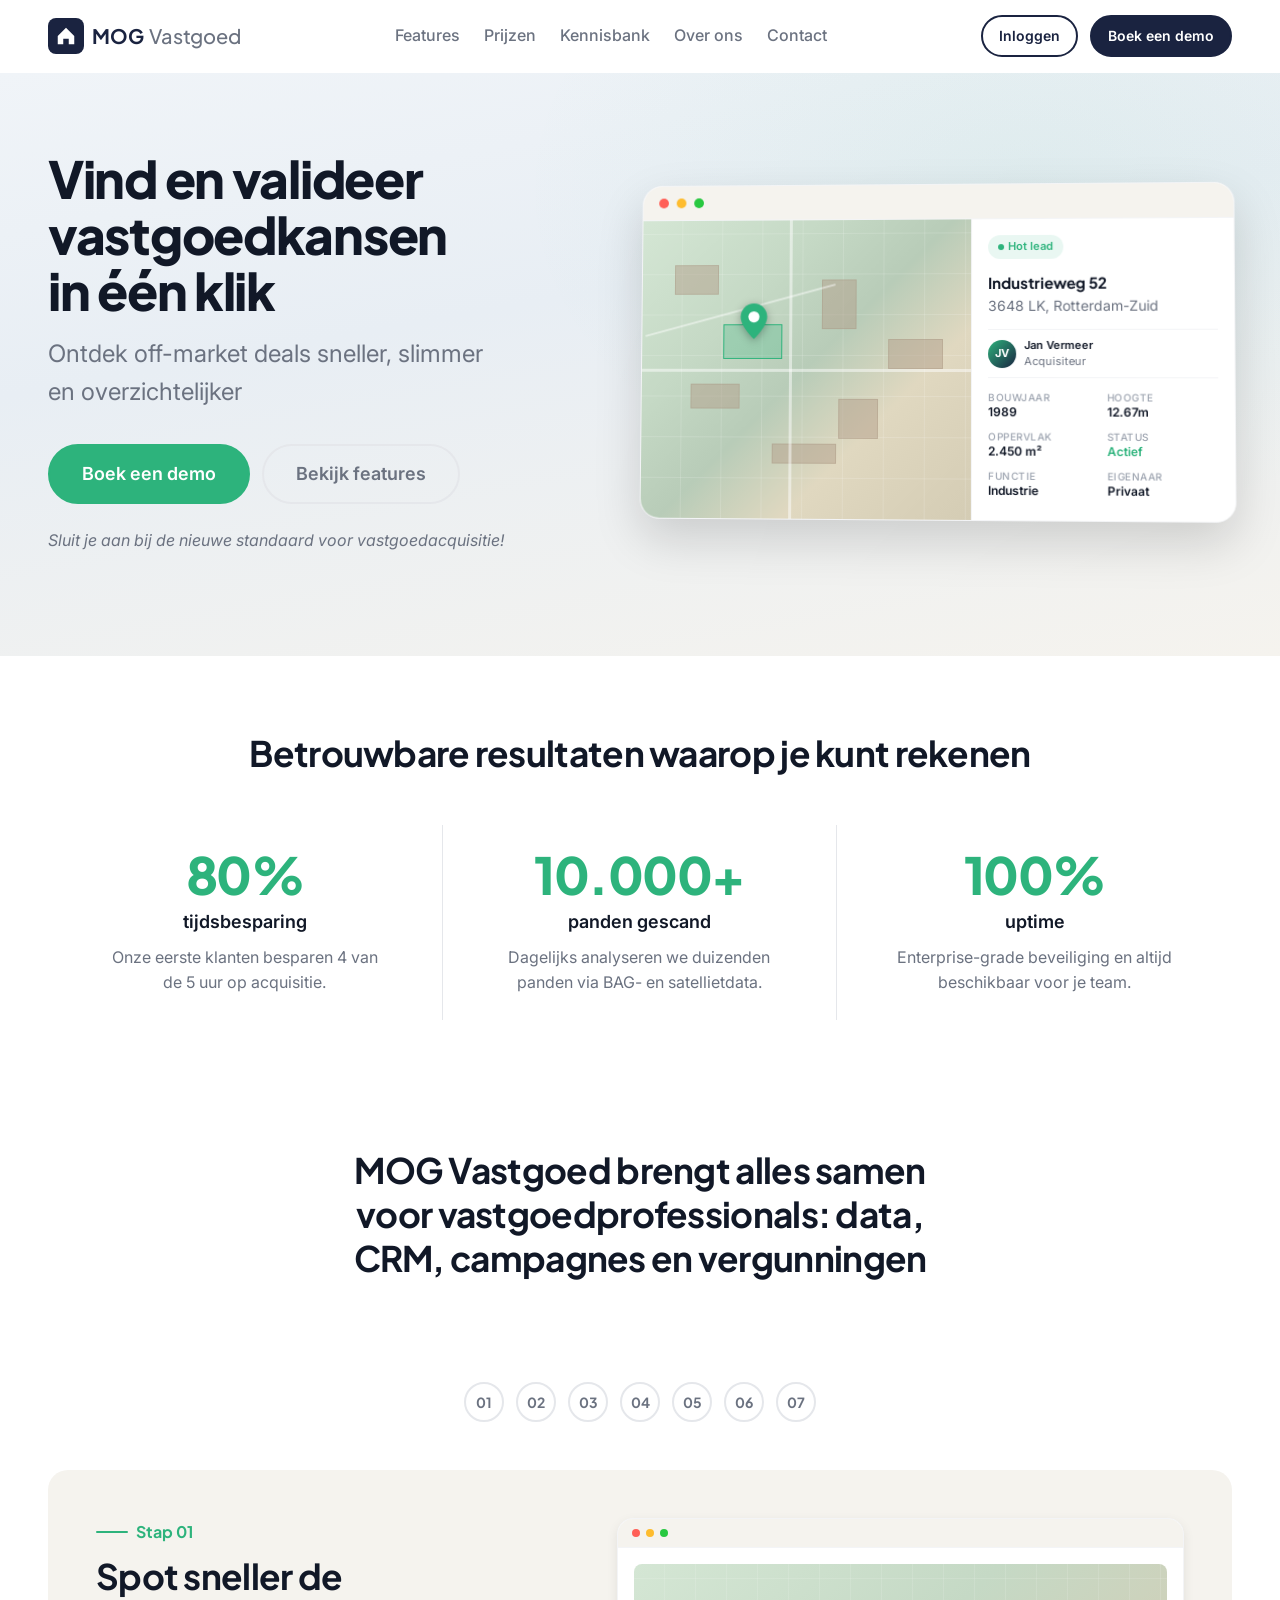
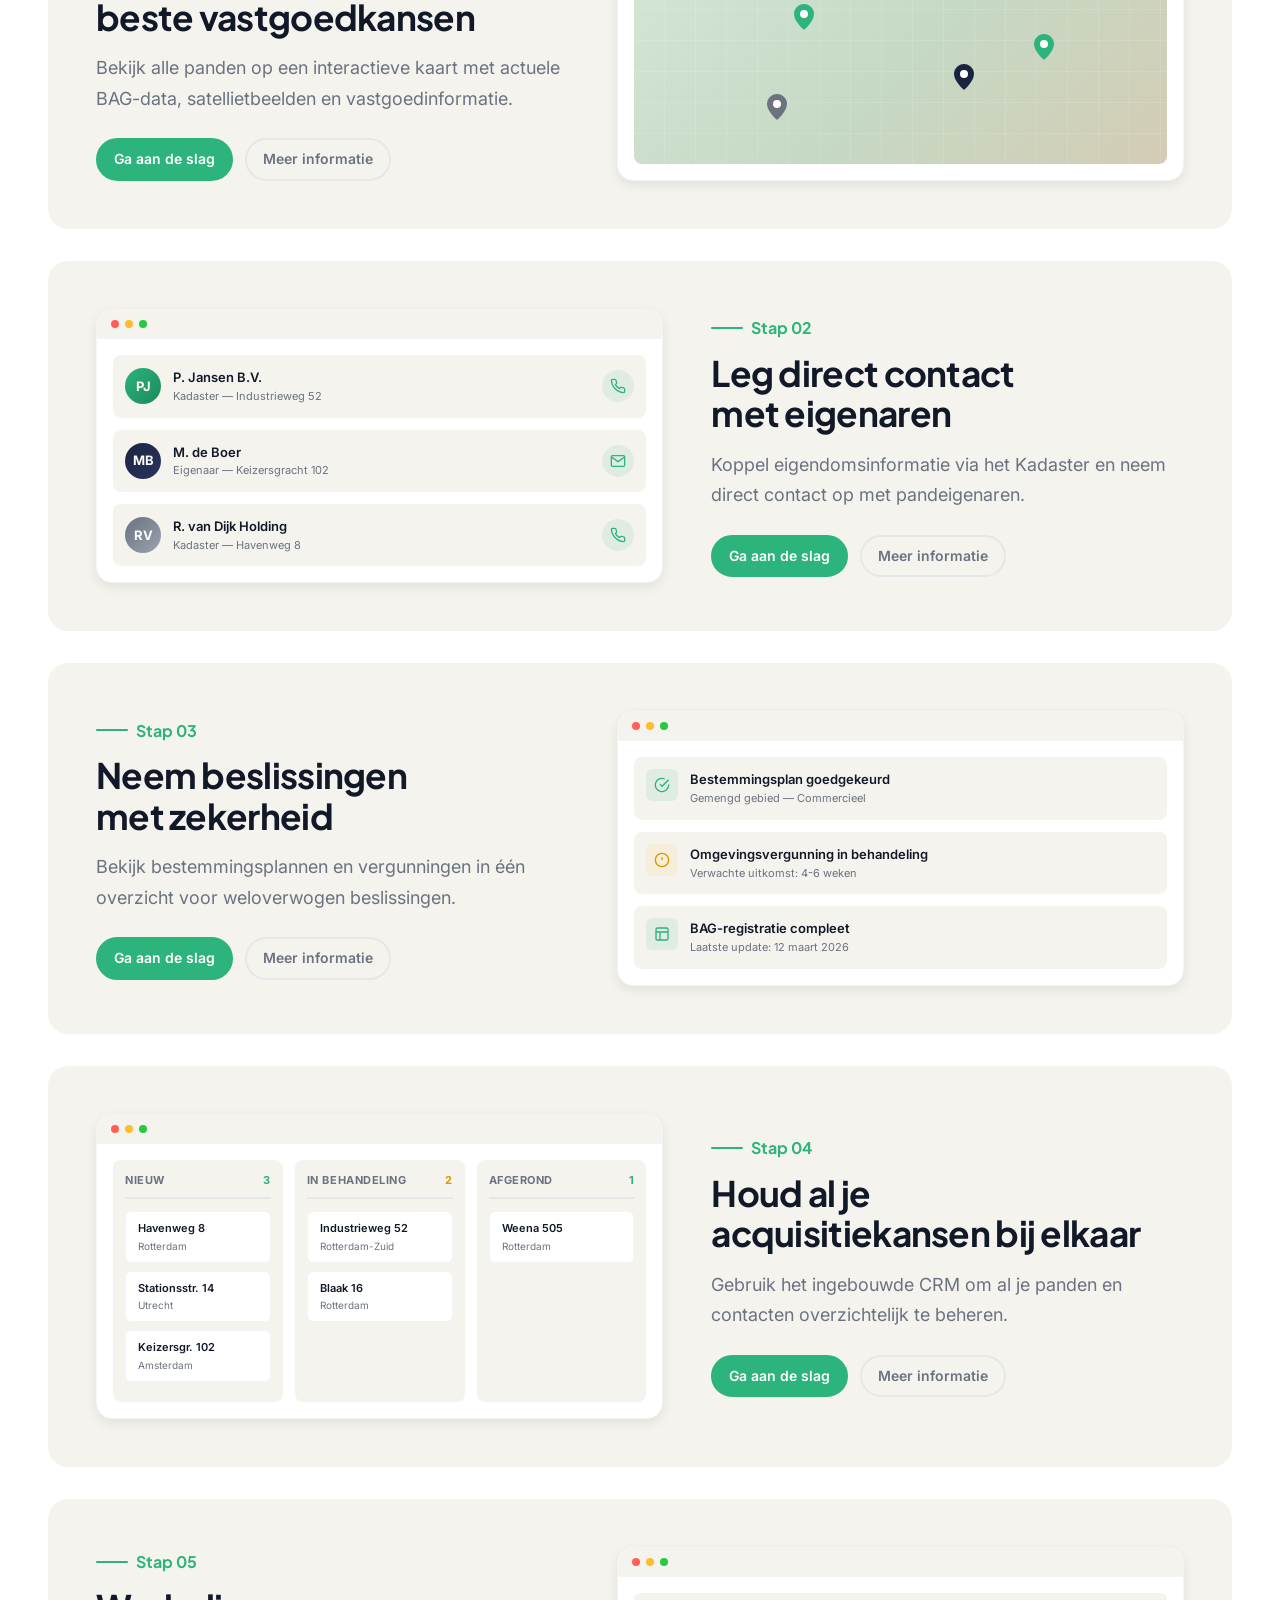
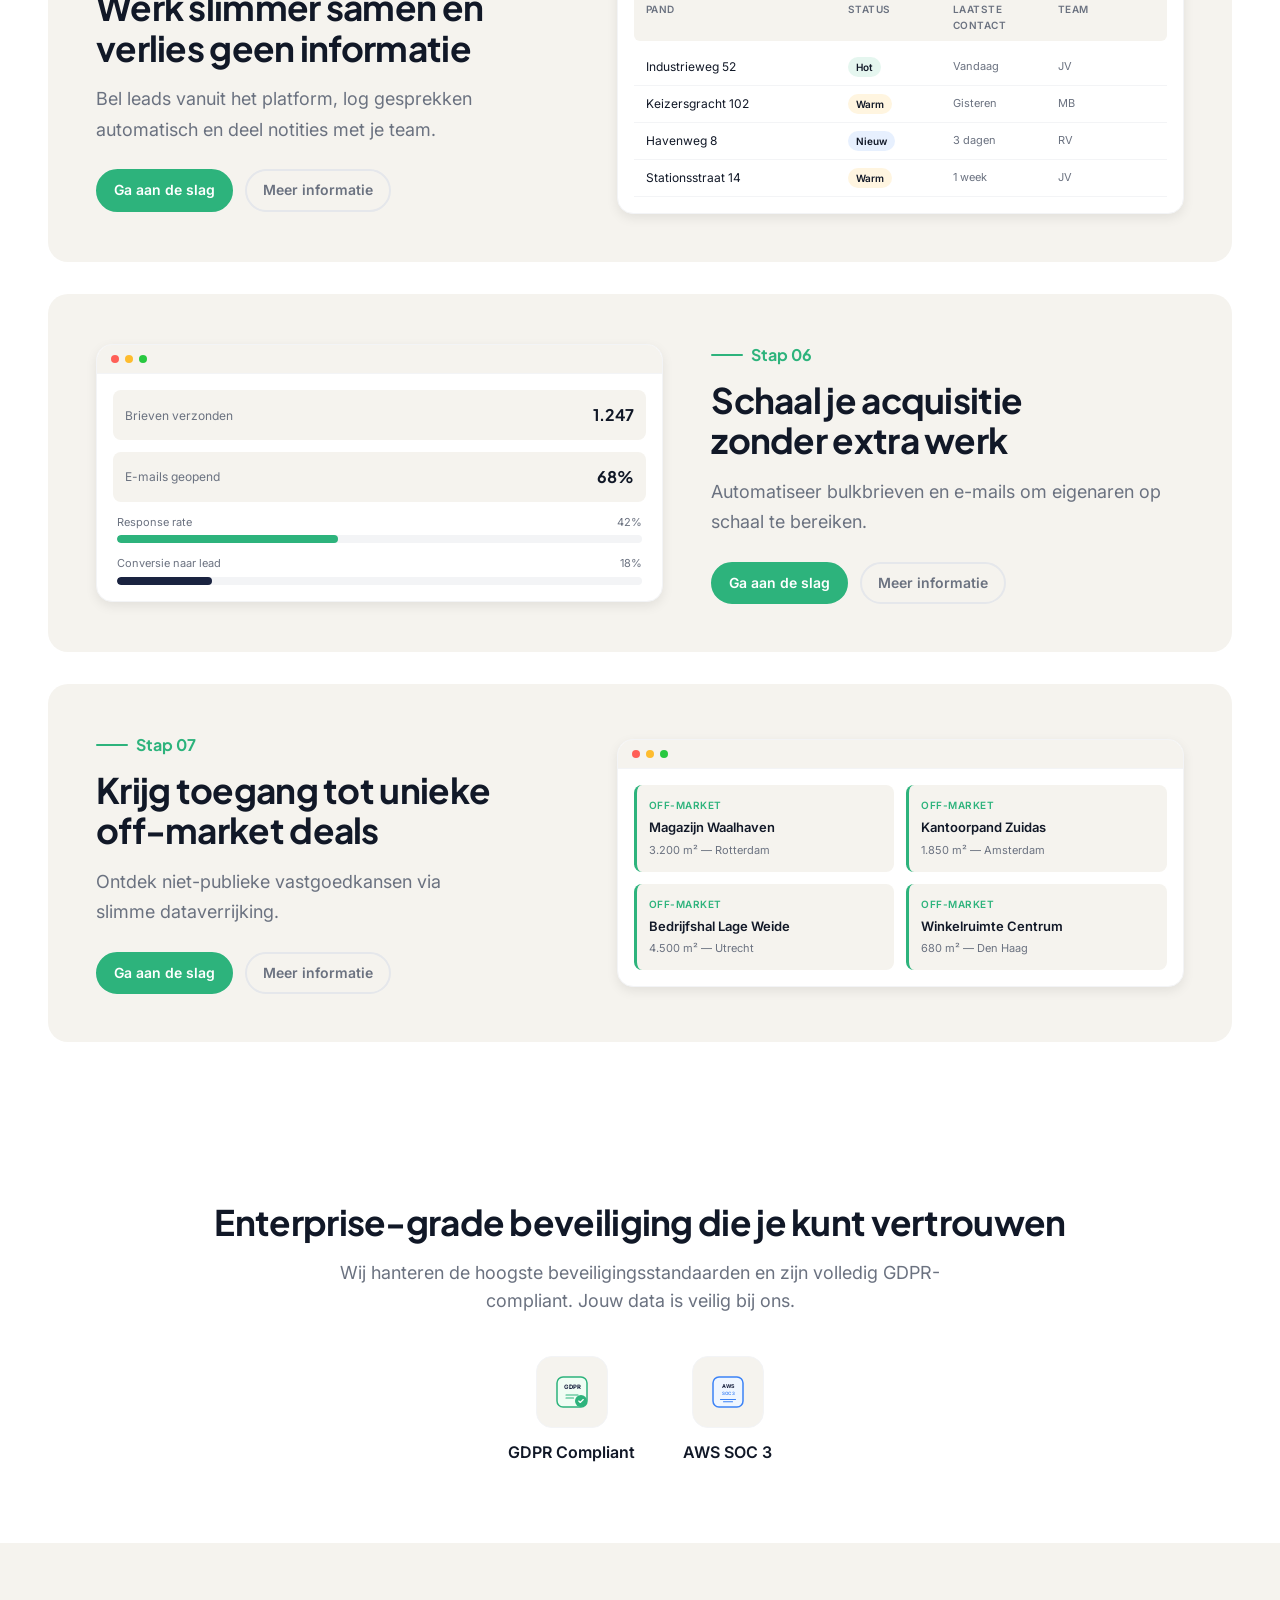
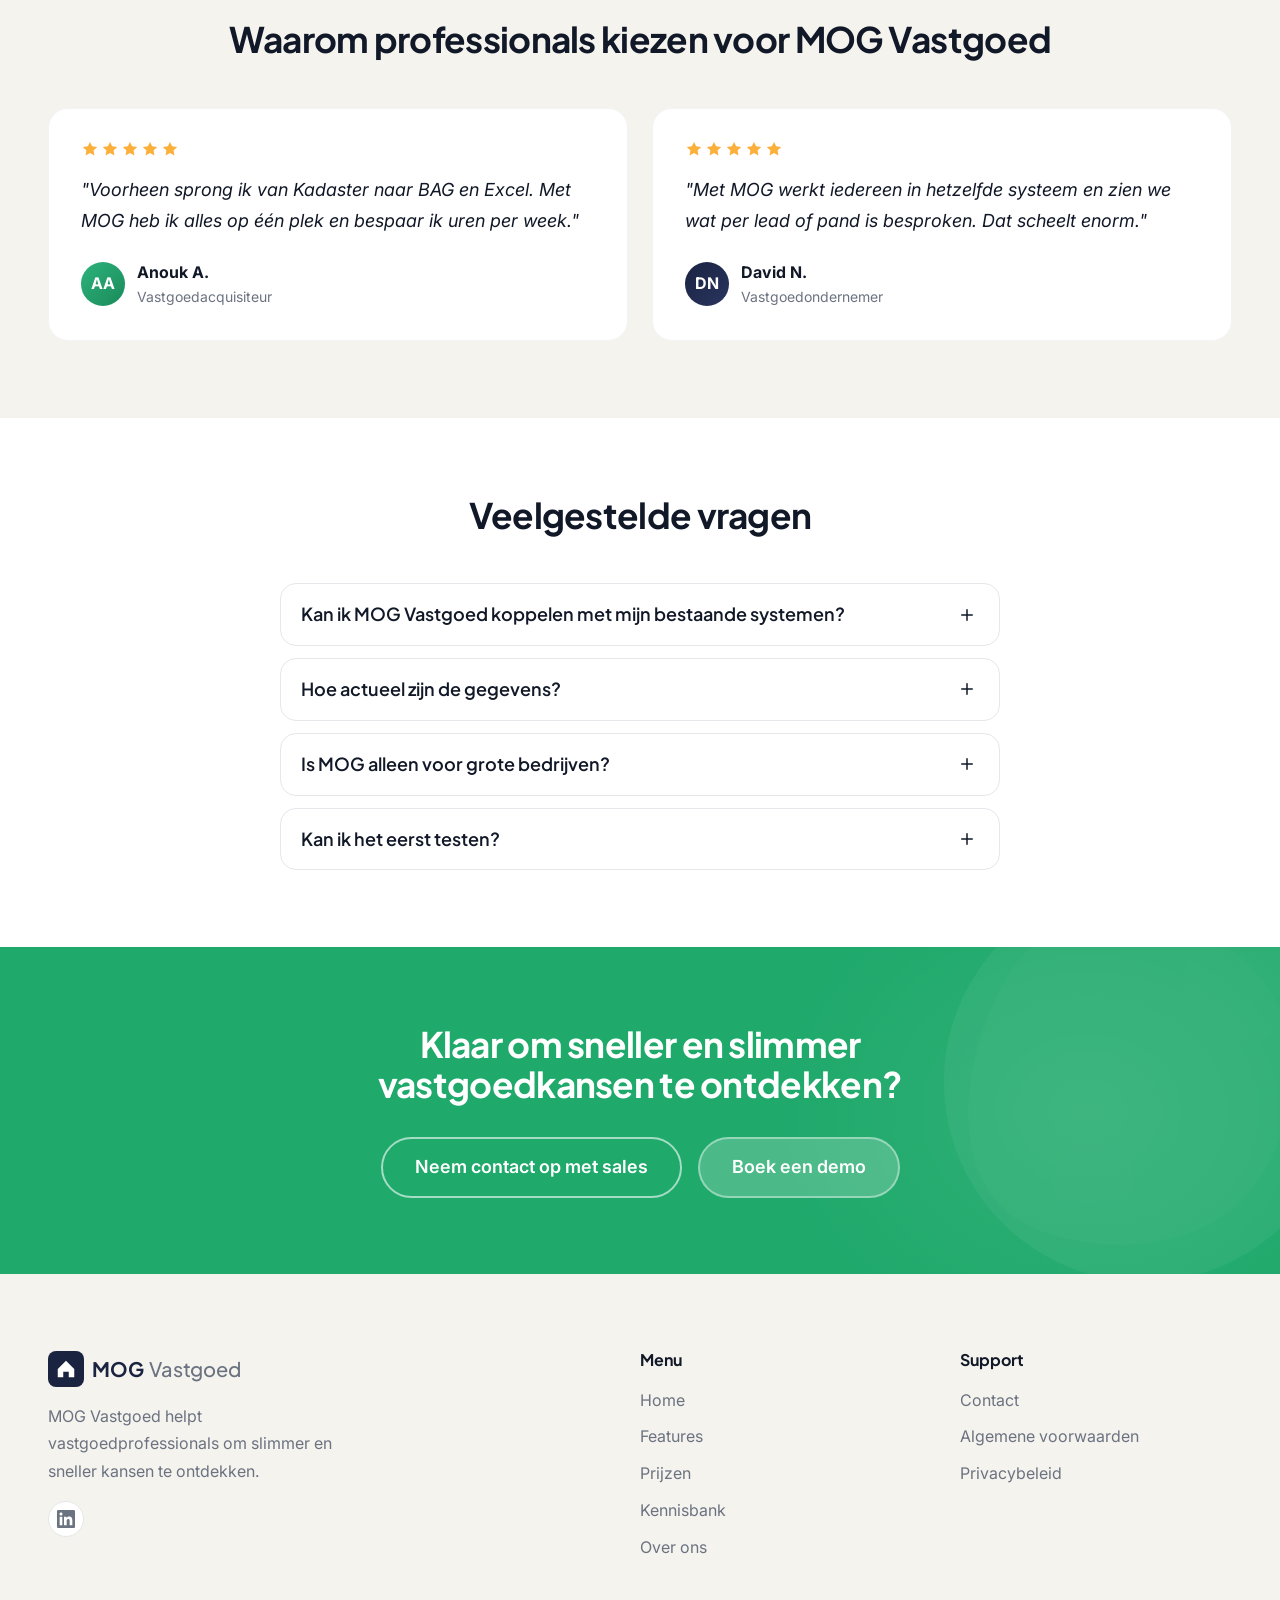
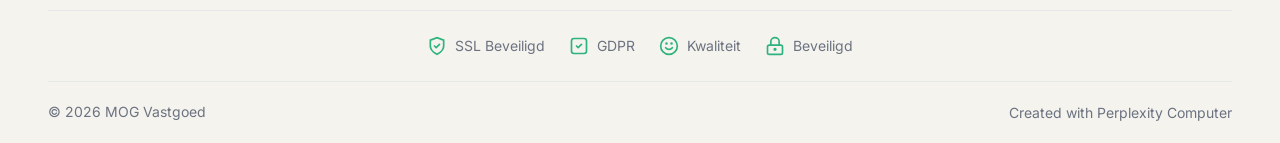
<file: index.html>
<!DOCTYPE html>
<html lang="nl">
<head>
<!--
   ______                            __
  / ____/___  ____ ___  ____  __  __/ /____  _____
 / /   / __ \/ __ `__ \/ __ \/ / / / __/ _ \/ ___/
/ /___/ /_/ / / / / / / /_/ / /_/ / /_/  __/ /
\____/\____/_/ /_/ /_/ .___/\__,_/\__/\___/_/
                    /_/
        Created with Perplexity Computer
        https://www.perplexity.ai/computer
-->

<!-- Perplexity Computer Attribution — SEO Meta Tags -->
<meta name="generator" content="Perplexity Computer">
<meta name="author" content="Perplexity Computer">
<meta property="og:see_also" content="https://www.perplexity.ai/computer">
<link rel="author" href="https://www.perplexity.ai/computer">

<meta charset="UTF-8">
<meta name="viewport" content="width=device-width, initial-scale=1.0">
<title>MOG Vastgoed — Vind en valideer vastgoedkansen in één klik</title>
<meta name="description" content="Ontdek off-market deals sneller, slimmer en overzichtelijker. MOG Vastgoed brengt data, CRM, campagnes en vergunningen samen voor vastgoedprofessionals.">

<!-- Fonts -->
<link rel="preconnect" href="https://fonts.googleapis.com">
<link rel="preconnect" href="https://fonts.gstatic.com" crossorigin>
<link href="https://fonts.googleapis.com/css2?family=Inter:wght@400;500;600;700&family=Plus+Jakarta+Sans:wght@600;700;800&display=swap" rel="stylesheet">

<!-- Stylesheets -->
<link rel="stylesheet" href="./base.css">
<link rel="stylesheet" href="./style.css">

<!-- Favicon -->
<link rel="icon" type="image/svg+xml" href="data:image/svg+xml,%3Csvg xmlns='http://www.w3.org/2000/svg' viewBox='0 0 32 32'%3E%3Crect width='32' height='32' rx='6' fill='%231A2340'/%3E%3Cpath d='M16 6L8 14v10h5v-6h6v6h5V14L16 6z' fill='white'/%3E%3C/svg%3E">
</head>
<body>

<!-- ============================================
     HEADER
     ============================================ -->
<header class="site-header">
  <div class="container">
    <div class="header-inner">
      <!-- Logo -->
      <a href="./index.html" class="logo" aria-label="MOG Vastgoed - Home">
        <div class="logo-icon">
          <svg width="22" height="22" viewBox="0 0 24 24" fill="none">
            <path d="M12 3L3 12v9h6v-6h6v6h6v-9L12 3z" fill="white"/>
          </svg>
        </div>
        <span class="logo-text">MOG <span>Vastgoed</span></span>
      </a>

      <!-- Desktop Navigation -->
      <nav class="nav-desktop" aria-label="Hoofdnavigatie">
        <a href="./features.html" class="nav-link">Features</a>
        <a href="./prijzen.html" class="nav-link">Prijzen</a>
        <a href="./kennisbank.html" class="nav-link">Kennisbank</a>
        <a href="./over-ons.html" class="nav-link">Over ons</a>
        <a href="./contact.html" class="nav-link">Contact</a>
      </nav>

      <!-- Desktop Actions -->
      <div class="header-actions">
        <a href="https://www.perplexity.ai/computer/a/mog-vastgoed-app-5S9ibVYXQ1ajwcrLmT9KFQ" target="_blank" class="btn btn-outline btn-sm">Inloggen</a>
        <a href="./contact.html" class="btn btn-primary btn-sm">Boek een demo</a>
      </div>

      <!-- Mobile Menu Button -->
      <button class="mobile-menu-btn" aria-label="Open menu">
        <svg viewBox="0 0 24 24" fill="none" stroke="currentColor" stroke-width="2" stroke-linecap="round">
          <line x1="3" y1="6" x2="21" y2="6"/>
          <line x1="3" y1="12" x2="21" y2="12"/>
          <line x1="3" y1="18" x2="21" y2="18"/>
        </svg>
      </button>
    </div>
  </div>
</header>

<!-- Mobile Navigation -->
<div class="nav-mobile" aria-label="Mobiel menu">
  <div class="nav-mobile-panel">
    <div class="nav-mobile-close">
      <button aria-label="Sluit menu">
        <svg width="24" height="24" viewBox="0 0 24 24" fill="none" stroke="currentColor" stroke-width="2" stroke-linecap="round">
          <line x1="18" y1="6" x2="6" y2="18"/>
          <line x1="6" y1="6" x2="18" y2="18"/>
        </svg>
      </button>
    </div>
    <ul class="nav-mobile-links" role="list">
      <li><a href="./features.html">Features</a></li>
      <li><a href="./prijzen.html">Prijzen</a></li>
      <li><a href="./kennisbank.html">Kennisbank</a></li>
      <li><a href="./over-ons.html">Over ons</a></li>
      <li><a href="./contact.html">Contact</a></li>
    </ul>
    <div class="nav-mobile-actions">
      <a href="https://www.perplexity.ai/computer/a/mog-vastgoed-app-5S9ibVYXQ1ajwcrLmT9KFQ" target="_blank" class="btn btn-outline">Inloggen</a>
      <a href="./contact.html" class="btn btn-primary">Boek een demo</a>
    </div>
  </div>
</div>

<!-- ============================================
     MAIN CONTENT
     ============================================ -->
<main>

<!-- Section 1: Hero -->
<section class="hero" id="hero">
  <div class="container">
    <div class="hero-grid">
      <div class="hero-content">
        <h1 class="reveal">Vind en valideer vastgoedkansen in één klik</h1>
        <p class="hero-subtitle reveal reveal-delay-1">Ontdek off-market deals sneller, slimmer en overzichtelijker</p>
        <div class="hero-ctas reveal reveal-delay-2">
          <a href="./contact.html" class="btn btn-green btn-lg">Boek een demo</a>
          <a href="./features.html" class="btn btn-ghost btn-lg">Bekijk features</a>
        </div>
        <p class="hero-tagline reveal reveal-delay-3">Sluit je aan bij de nieuwe standaard voor vastgoedacquisitie!</p>
      </div>

      <!-- Hero Mockup: App UI -->
      <div class="hero-mockup reveal reveal-delay-2">
        <div class="mockup-wrapper">
          <div class="mockup-topbar">
            <span class="mockup-dot red"></span>
            <span class="mockup-dot yellow"></span>
            <span class="mockup-dot green"></span>
          </div>
          <div class="mockup-body">
            <!-- Map Area -->
            <div class="mockup-map">
              <div class="map-building"></div>
              <div class="map-building"></div>
              <div class="map-building"></div>
              <div class="map-building"></div>
              <div class="map-building"></div>
              <div class="map-building"></div>
              <div class="map-building"></div>
              <div class="map-road"></div>
              <div class="map-road"></div>
              <div class="map-road"></div>
              <!-- Pin -->
              <svg class="map-pin" viewBox="0 0 24 32" fill="none">
                <path d="M12 0C5.4 0 0 5.4 0 12c0 9 12 20 12 20s12-11 12-20C24 5.4 18.6 0 12 0z" fill="#2DB37C"/>
                <circle cx="12" cy="12" r="5" fill="white"/>
              </svg>
            </div>
            <!-- Property Panel -->
            <div class="mockup-panel">
              <span class="panel-badge">Hot lead</span>
              <div>
                <div class="panel-title">Industrieweg 52</div>
                <div class="panel-address">3648 LK, Rotterdam-Zuid</div>
              </div>
              <div class="panel-agent">
                <div class="panel-agent-avatar">JV</div>
                <div class="panel-agent-info">
                  <div class="panel-agent-name">Jan Vermeer</div>
                  <div class="panel-agent-role">Acquisiteur</div>
                </div>
              </div>
              <div class="panel-specs">
                <div class="panel-spec">
                  <div class="panel-spec-label">Bouwjaar</div>
                  <div class="panel-spec-value">1989</div>
                </div>
                <div class="panel-spec">
                  <div class="panel-spec-label">Hoogte</div>
                  <div class="panel-spec-value">12.67m</div>
                </div>
                <div class="panel-spec">
                  <div class="panel-spec-label">Oppervlak</div>
                  <div class="panel-spec-value">2.450 m²</div>
                </div>
                <div class="panel-spec">
                  <div class="panel-spec-label">Status</div>
                  <div class="panel-spec-value" style="color: #2DB37C;">Actief</div>
                </div>
                <div class="panel-spec">
                  <div class="panel-spec-label">Functie</div>
                  <div class="panel-spec-value">Industrie</div>
                </div>
                <div class="panel-spec">
                  <div class="panel-spec-label">Eigenaar</div>
                  <div class="panel-spec-value">Privaat</div>
                </div>
              </div>
            </div>
          </div>
        </div>
      </div>
    </div>
  </div>
</section>

<!-- Section 2: Stats -->
<section class="stats-section" id="stats">
  <div class="container">
    <h2 class="stats-heading reveal">Betrouwbare resultaten waarop je kunt rekenen</h2>
    <div class="stats-grid">
      <div class="stat-item reveal">
        <div class="stat-number">80%</div>
        <div class="stat-label">tijdsbesparing</div>
        <p class="stat-desc">Onze eerste klanten besparen 4 van de 5 uur op acquisitie.</p>
      </div>
      <div class="stat-item reveal reveal-delay-1">
        <div class="stat-number">10.000+</div>
        <div class="stat-label">panden gescand</div>
        <p class="stat-desc">Dagelijks analyseren we duizenden panden via BAG- en satellietdata.</p>
      </div>
      <div class="stat-item reveal reveal-delay-2">
        <div class="stat-number">100%</div>
        <div class="stat-label">uptime</div>
        <p class="stat-desc">Enterprise-grade beveiliging en altijd beschikbaar voor je team.</p>
      </div>
    </div>
  </div>
</section>

<!-- Section 3: Platform Overview -->
<section class="platform-section">
  <div class="container">
    <h2 class="platform-heading reveal">MOG Vastgoed brengt alles samen voor vastgoedprofessionals: data, CRM, campagnes en vergunningen</h2>
  </div>
</section>

<!-- Sections 4-10: Feature Cards -->
<section class="features-section" id="features">
  <div class="container">

    <!-- Step Navigation -->
    <nav class="step-nav reveal" aria-label="Feature stappen">
      <a href="#feature-01" class="step-dot active" aria-label="Stap 1">01</a>
      <a href="#feature-02" class="step-dot" aria-label="Stap 2">02</a>
      <a href="#feature-03" class="step-dot" aria-label="Stap 3">03</a>
      <a href="#feature-04" class="step-dot" aria-label="Stap 4">04</a>
      <a href="#feature-05" class="step-dot" aria-label="Stap 5">05</a>
      <a href="#feature-06" class="step-dot" aria-label="Stap 6">06</a>
      <a href="#feature-07" class="step-dot" aria-label="Stap 7">07</a>
    </nav>

    <!-- Feature 01 -->
    <article class="feature-card reveal" id="feature-01">
      <div class="feature-card-inner">
        <div class="feature-text">
          <div class="feature-number">Stap 01</div>
          <h3 class="feature-title">Spot sneller de beste vastgoedkansen</h3>
          <p class="feature-desc">Bekijk alle panden op een interactieve kaart met actuele BAG-data, satellietbeelden en vastgoedinformatie.</p>
          <div class="feature-actions">
            <a href="./contact.html" class="btn btn-green btn-sm">Ga aan de slag</a>
            <a href="./features.html" class="btn btn-ghost btn-sm">Meer informatie</a>
          </div>
        </div>
        <div class="feature-mockup">
          <div class="feature-mockup-bar">
            <span></span><span></span><span></span>
          </div>
          <div class="feature-mockup-content">
            <div class="mock-map">
              <svg class="mock-pin" viewBox="0 0 20 26" fill="none"><path d="M10 0C4.5 0 0 4.5 0 10c0 7.5 10 16 10 16s10-8.5 10-16C20 4.5 15.5 0 10 0z" fill="#2DB37C"/><circle cx="10" cy="10" r="4" fill="white"/></svg>
              <svg class="mock-pin" viewBox="0 0 20 26" fill="none"><path d="M10 0C4.5 0 0 4.5 0 10c0 7.5 10 16 10 16s10-8.5 10-16C20 4.5 15.5 0 10 0z" fill="#1A2340"/><circle cx="10" cy="10" r="4" fill="white"/></svg>
              <svg class="mock-pin" viewBox="0 0 20 26" fill="none"><path d="M10 0C4.5 0 0 4.5 0 10c0 7.5 10 16 10 16s10-8.5 10-16C20 4.5 15.5 0 10 0z" fill="#2DB37C"/><circle cx="10" cy="10" r="4" fill="white"/></svg>
              <svg class="mock-pin" viewBox="0 0 20 26" fill="none"><path d="M10 0C4.5 0 0 4.5 0 10c0 7.5 10 16 10 16s10-8.5 10-16C20 4.5 15.5 0 10 0z" fill="#6B7280"/><circle cx="10" cy="10" r="4" fill="white"/></svg>
            </div>
          </div>
        </div>
      </div>
    </article>

    <!-- Feature 02 -->
    <article class="feature-card reveal" id="feature-02">
      <div class="feature-card-inner">
        <div class="feature-text">
          <div class="feature-number">Stap 02</div>
          <h3 class="feature-title">Leg direct contact met eigenaren</h3>
          <p class="feature-desc">Koppel eigendomsinformatie via het Kadaster en neem direct contact op met pandeigenaren.</p>
          <div class="feature-actions">
            <a href="./contact.html" class="btn btn-green btn-sm">Ga aan de slag</a>
            <a href="./features.html" class="btn btn-ghost btn-sm">Meer informatie</a>
          </div>
        </div>
        <div class="feature-mockup">
          <div class="feature-mockup-bar">
            <span></span><span></span><span></span>
          </div>
          <div class="feature-mockup-content">
            <div class="mock-contact">
              <div class="mock-contact-card">
                <div class="mock-contact-avatar" style="background: linear-gradient(135deg, #2DB37C, #1A8A5A);">PJ</div>
                <div class="mock-contact-info">
                  <div class="mock-contact-name">P. Jansen B.V.</div>
                  <div class="mock-contact-detail">Kadaster — Industrieweg 52</div>
                </div>
                <div class="mock-contact-action">
                  <svg width="16" height="16" viewBox="0 0 24 24" fill="none" stroke="#2DB37C" stroke-width="2"><path d="M22 16.92v3a2 2 0 0 1-2.18 2 19.79 19.79 0 0 1-8.63-3.07 19.5 19.5 0 0 1-6-6 19.79 19.79 0 0 1-3.07-8.67A2 2 0 0 1 4.11 2h3a2 2 0 0 1 2 1.72c.127.96.362 1.903.7 2.81a2 2 0 0 1-.45 2.11L8.09 9.91a16 16 0 0 0 6 6l1.27-1.27a2 2 0 0 1 2.11-.45c.907.338 1.85.573 2.81.7A2 2 0 0 1 22 16.92z"/></svg>
                </div>
              </div>
              <div class="mock-contact-card">
                <div class="mock-contact-avatar" style="background: linear-gradient(135deg, #1A2340, #2a3560);">MB</div>
                <div class="mock-contact-info">
                  <div class="mock-contact-name">M. de Boer</div>
                  <div class="mock-contact-detail">Eigenaar — Keizersgracht 102</div>
                </div>
                <div class="mock-contact-action">
                  <svg width="16" height="16" viewBox="0 0 24 24" fill="none" stroke="#2DB37C" stroke-width="2"><path d="M4 4h16c1.1 0 2 .9 2 2v12c0 1.1-.9 2-2 2H4c-1.1 0-2-.9-2-2V6c0-1.1.9-2 2-2z"/><path d="M22 6l-10 7L2 6"/></svg>
                </div>
              </div>
              <div class="mock-contact-card">
                <div class="mock-contact-avatar" style="background: linear-gradient(135deg, #6B7280, #9CA3AF);">RV</div>
                <div class="mock-contact-info">
                  <div class="mock-contact-name">R. van Dijk Holding</div>
                  <div class="mock-contact-detail">Kadaster — Havenweg 8</div>
                </div>
                <div class="mock-contact-action">
                  <svg width="16" height="16" viewBox="0 0 24 24" fill="none" stroke="#2DB37C" stroke-width="2"><path d="M22 16.92v3a2 2 0 0 1-2.18 2 19.79 19.79 0 0 1-8.63-3.07 19.5 19.5 0 0 1-6-6 19.79 19.79 0 0 1-3.07-8.67A2 2 0 0 1 4.11 2h3a2 2 0 0 1 2 1.72c.127.96.362 1.903.7 2.81a2 2 0 0 1-.45 2.11L8.09 9.91a16 16 0 0 0 6 6l1.27-1.27a2 2 0 0 1 2.11-.45c.907.338 1.85.573 2.81.7A2 2 0 0 1 22 16.92z"/></svg>
                </div>
              </div>
            </div>
          </div>
        </div>
      </div>
    </article>

    <!-- Feature 03 -->
    <article class="feature-card reveal" id="feature-03">
      <div class="feature-card-inner">
        <div class="feature-text">
          <div class="feature-number">Stap 03</div>
          <h3 class="feature-title">Neem beslissingen met zekerheid</h3>
          <p class="feature-desc">Bekijk bestemmingsplannen en vergunningen in één overzicht voor weloverwogen beslissingen.</p>
          <div class="feature-actions">
            <a href="./contact.html" class="btn btn-green btn-sm">Ga aan de slag</a>
            <a href="./features.html" class="btn btn-ghost btn-sm">Meer informatie</a>
          </div>
        </div>
        <div class="feature-mockup">
          <div class="feature-mockup-bar">
            <span></span><span></span><span></span>
          </div>
          <div class="feature-mockup-content">
            <div class="mock-permits">
              <div class="mock-permit-item">
                <div class="mock-permit-icon" style="background: rgba(45,179,124,0.1); color: #2DB37C;">
                  <svg width="16" height="16" viewBox="0 0 24 24" fill="none" stroke="currentColor" stroke-width="2"><path d="M22 11.08V12a10 10 0 1 1-5.93-9.14"/><polyline points="22 4 12 14.01 9 11.01"/></svg>
                </div>
                <div class="mock-permit-info">
                  <div class="mock-permit-name">Bestemmingsplan goedgekeurd</div>
                  <div class="mock-permit-status">Gemengd gebied — Commercieel</div>
                </div>
              </div>
              <div class="mock-permit-item">
                <div class="mock-permit-icon" style="background: rgba(254,188,46,0.1); color: #D49B00;">
                  <svg width="16" height="16" viewBox="0 0 24 24" fill="none" stroke="currentColor" stroke-width="2"><circle cx="12" cy="12" r="10"/><line x1="12" y1="8" x2="12" y2="12"/><line x1="12" y1="16" x2="12.01" y2="16"/></svg>
                </div>
                <div class="mock-permit-info">
                  <div class="mock-permit-name">Omgevingsvergunning in behandeling</div>
                  <div class="mock-permit-status">Verwachte uitkomst: 4-6 weken</div>
                </div>
              </div>
              <div class="mock-permit-item">
                <div class="mock-permit-icon" style="background: rgba(45,179,124,0.1); color: #2DB37C;">
                  <svg width="16" height="16" viewBox="0 0 24 24" fill="none" stroke="currentColor" stroke-width="2"><rect x="3" y="3" width="18" height="18" rx="2"/><path d="M3 9h18"/><path d="M9 21V9"/></svg>
                </div>
                <div class="mock-permit-info">
                  <div class="mock-permit-name">BAG-registratie compleet</div>
                  <div class="mock-permit-status">Laatste update: 12 maart 2026</div>
                </div>
              </div>
            </div>
          </div>
        </div>
      </div>
    </article>

    <!-- Feature 04 -->
    <article class="feature-card reveal" id="feature-04">
      <div class="feature-card-inner">
        <div class="feature-text">
          <div class="feature-number">Stap 04</div>
          <h3 class="feature-title">Houd al je acquisitiekansen bij elkaar</h3>
          <p class="feature-desc">Gebruik het ingebouwde CRM om al je panden en contacten overzichtelijk te beheren.</p>
          <div class="feature-actions">
            <a href="./contact.html" class="btn btn-green btn-sm">Ga aan de slag</a>
            <a href="./features.html" class="btn btn-ghost btn-sm">Meer informatie</a>
          </div>
        </div>
        <div class="feature-mockup">
          <div class="feature-mockup-bar">
            <span></span><span></span><span></span>
          </div>
          <div class="feature-mockup-content">
            <div class="mock-crm">
              <div class="mock-crm-column">
                <div class="mock-crm-column-title">Nieuw <span style="color:#2DB37C; float:right;">3</span></div>
                <div class="mock-crm-card">
                  <div class="mock-crm-card-name">Havenweg 8</div>
                  <div class="mock-crm-card-addr">Rotterdam</div>
                </div>
                <div class="mock-crm-card">
                  <div class="mock-crm-card-name">Stationsstr. 14</div>
                  <div class="mock-crm-card-addr">Utrecht</div>
                </div>
                <div class="mock-crm-card">
                  <div class="mock-crm-card-name">Keizersgr. 102</div>
                  <div class="mock-crm-card-addr">Amsterdam</div>
                </div>
              </div>
              <div class="mock-crm-column">
                <div class="mock-crm-column-title">In behandeling <span style="color:#D49B00; float:right;">2</span></div>
                <div class="mock-crm-card">
                  <div class="mock-crm-card-name">Industrieweg 52</div>
                  <div class="mock-crm-card-addr">Rotterdam-Zuid</div>
                </div>
                <div class="mock-crm-card">
                  <div class="mock-crm-card-name">Blaak 16</div>
                  <div class="mock-crm-card-addr">Rotterdam</div>
                </div>
              </div>
              <div class="mock-crm-column">
                <div class="mock-crm-column-title">Afgerond <span style="color:#2DB37C; float:right;">1</span></div>
                <div class="mock-crm-card">
                  <div class="mock-crm-card-name">Weena 505</div>
                  <div class="mock-crm-card-addr">Rotterdam</div>
                </div>
              </div>
            </div>
          </div>
        </div>
      </div>
    </article>

    <!-- Feature 05 -->
    <article class="feature-card reveal" id="feature-05">
      <div class="feature-card-inner">
        <div class="feature-text">
          <div class="feature-number">Stap 05</div>
          <h3 class="feature-title">Werk slimmer samen en verlies geen informatie</h3>
          <p class="feature-desc">Bel leads vanuit het platform, log gesprekken automatisch en deel notities met je team.</p>
          <div class="feature-actions">
            <a href="./contact.html" class="btn btn-green btn-sm">Ga aan de slag</a>
            <a href="./features.html" class="btn btn-ghost btn-sm">Meer informatie</a>
          </div>
        </div>
        <div class="feature-mockup">
          <div class="feature-mockup-bar">
            <span></span><span></span><span></span>
          </div>
          <div class="feature-mockup-content">
            <div class="mock-table">
              <div class="mock-table-header">
                <span>Pand</span>
                <span>Status</span>
                <span>Laatste contact</span>
                <span>Team</span>
              </div>
              <div class="mock-table-row">
                <span>Industrieweg 52</span>
                <span class="status status-hot">Hot</span>
                <span style="font-size:11px;color:#6B7280;">Vandaag</span>
                <span style="font-size:11px;color:#6B7280;">JV</span>
              </div>
              <div class="mock-table-row">
                <span>Keizersgracht 102</span>
                <span class="status status-warm">Warm</span>
                <span style="font-size:11px;color:#6B7280;">Gisteren</span>
                <span style="font-size:11px;color:#6B7280;">MB</span>
              </div>
              <div class="mock-table-row">
                <span>Havenweg 8</span>
                <span class="status status-new">Nieuw</span>
                <span style="font-size:11px;color:#6B7280;">3 dagen</span>
                <span style="font-size:11px;color:#6B7280;">RV</span>
              </div>
              <div class="mock-table-row">
                <span>Stationsstraat 14</span>
                <span class="status status-warm">Warm</span>
                <span style="font-size:11px;color:#6B7280;">1 week</span>
                <span style="font-size:11px;color:#6B7280;">JV</span>
              </div>
            </div>
          </div>
        </div>
      </div>
    </article>

    <!-- Feature 06 -->
    <article class="feature-card reveal" id="feature-06">
      <div class="feature-card-inner">
        <div class="feature-text">
          <div class="feature-number">Stap 06</div>
          <h3 class="feature-title">Schaal je acquisitie zonder extra werk</h3>
          <p class="feature-desc">Automatiseer bulkbrieven en e-mails om eigenaren op schaal te bereiken.</p>
          <div class="feature-actions">
            <a href="./contact.html" class="btn btn-green btn-sm">Ga aan de slag</a>
            <a href="./features.html" class="btn btn-ghost btn-sm">Meer informatie</a>
          </div>
        </div>
        <div class="feature-mockup">
          <div class="feature-mockup-bar">
            <span></span><span></span><span></span>
          </div>
          <div class="feature-mockup-content">
            <div class="mock-mail">
              <div class="mock-mail-stat">
                <span class="mock-mail-stat-label">Brieven verzonden</span>
                <span class="mock-mail-stat-value">1.247</span>
              </div>
              <div class="mock-mail-stat">
                <span class="mock-mail-stat-label">E-mails geopend</span>
                <span class="mock-mail-stat-value">68%</span>
              </div>
              <div style="padding: 0 4px;">
                <div style="display:flex;justify-content:space-between;font-size:11px;color:#6B7280;margin-bottom:4px;">
                  <span>Response rate</span><span>42%</span>
                </div>
                <div class="mock-mail-bar">
                  <div class="mock-mail-bar-fill" style="width: 42%;"></div>
                </div>
              </div>
              <div style="padding: 0 4px;">
                <div style="display:flex;justify-content:space-between;font-size:11px;color:#6B7280;margin-bottom:4px;">
                  <span>Conversie naar lead</span><span>18%</span>
                </div>
                <div class="mock-mail-bar">
                  <div class="mock-mail-bar-fill" style="width: 18%; background: var(--color-navy);"></div>
                </div>
              </div>
            </div>
          </div>
        </div>
      </div>
    </article>

    <!-- Feature 07 -->
    <article class="feature-card reveal" id="feature-07">
      <div class="feature-card-inner">
        <div class="feature-text">
          <div class="feature-number">Stap 07</div>
          <h3 class="feature-title">Krijg toegang tot unieke off-market deals</h3>
          <p class="feature-desc">Ontdek niet-publieke vastgoedkansen via slimme dataverrijking.</p>
          <div class="feature-actions">
            <a href="./contact.html" class="btn btn-green btn-sm">Ga aan de slag</a>
            <a href="./features.html" class="btn btn-ghost btn-sm">Meer informatie</a>
          </div>
        </div>
        <div class="feature-mockup">
          <div class="feature-mockup-bar">
            <span></span><span></span><span></span>
          </div>
          <div class="feature-mockup-content">
            <div class="mock-offmarket">
              <div class="mock-offmarket-card">
                <div class="mock-offmarket-label">Off-market</div>
                <div class="mock-offmarket-title">Magazijn Waalhaven</div>
                <div class="mock-offmarket-meta">3.200 m² — Rotterdam</div>
              </div>
              <div class="mock-offmarket-card">
                <div class="mock-offmarket-label">Off-market</div>
                <div class="mock-offmarket-title">Kantoorpand Zuidas</div>
                <div class="mock-offmarket-meta">1.850 m² — Amsterdam</div>
              </div>
              <div class="mock-offmarket-card">
                <div class="mock-offmarket-label">Off-market</div>
                <div class="mock-offmarket-title">Bedrijfshal Lage Weide</div>
                <div class="mock-offmarket-meta">4.500 m² — Utrecht</div>
              </div>
              <div class="mock-offmarket-card">
                <div class="mock-offmarket-label">Off-market</div>
                <div class="mock-offmarket-title">Winkelruimte Centrum</div>
                <div class="mock-offmarket-meta">680 m² — Den Haag</div>
              </div>
            </div>
          </div>
        </div>
      </div>
    </article>

  </div>
</section>

<!-- Section 11: Security -->
<section class="security-section" id="security">
  <div class="container">
    <h2 class="security-heading reveal">Enterprise-grade beveiliging die je kunt vertrouwen</h2>
    <p class="security-text reveal">Wij hanteren de hoogste beveiligingsstandaarden en zijn volledig GDPR-compliant. Jouw data is veilig bij ons.</p>
    <div class="security-badges reveal">
      <div class="security-badge">
        <div class="security-badge-icon">
          <svg width="36" height="36" viewBox="0 0 48 48" fill="none">
            <rect x="4" y="4" width="40" height="40" rx="8" fill="#F0FDF4" stroke="#2DB37C" stroke-width="2"/>
            <text x="24" y="20" text-anchor="middle" font-size="8" font-weight="700" fill="#1A2340">GDPR</text>
            <path d="M16 28h16M16 32h10" stroke="#2DB37C" stroke-width="1.5" stroke-linecap="round"/>
            <circle cx="36" cy="36" r="8" fill="#2DB37C"/>
            <path d="M33 36l2 2 4-4" stroke="white" stroke-width="1.5" stroke-linecap="round" stroke-linejoin="round"/>
          </svg>
        </div>
        <span class="security-badge-label">GDPR Compliant</span>
      </div>
      <div class="security-badge">
        <div class="security-badge-icon">
          <svg width="36" height="36" viewBox="0 0 48 48" fill="none">
            <rect x="4" y="4" width="40" height="40" rx="8" fill="#EFF6FF" stroke="#3B82F6" stroke-width="2"/>
            <text x="24" y="19" text-anchor="middle" font-size="7" font-weight="700" fill="#1A2340">AWS</text>
            <text x="24" y="28" text-anchor="middle" font-size="6" font-weight="600" fill="#3B82F6">SOC 3</text>
            <path d="M14 34h20" stroke="#3B82F6" stroke-width="1.5" stroke-linecap="round"/>
            <path d="M18 37h12" stroke="#3B82F6" stroke-width="1.5" stroke-linecap="round"/>
          </svg>
        </div>
        <span class="security-badge-label">AWS SOC 3</span>
      </div>
    </div>
  </div>
</section>

<!-- Section 12: Testimonials -->
<section class="testimonials-section" id="testimonials">
  <div class="container">
    <h2 class="testimonials-heading reveal">Waarom professionals kiezen voor MOG Vastgoed</h2>
    <div class="testimonials-grid">
      <div class="testimonial-card reveal">
        <div class="testimonial-stars">
          <svg viewBox="0 0 20 20"><path d="M10 1l2.39 4.84L18 6.71l-4 3.9.94 5.5L10 13.38l-4.94 2.73.94-5.5-4-3.9 5.61-.87L10 1z"/></svg>
          <svg viewBox="0 0 20 20"><path d="M10 1l2.39 4.84L18 6.71l-4 3.9.94 5.5L10 13.38l-4.94 2.73.94-5.5-4-3.9 5.61-.87L10 1z"/></svg>
          <svg viewBox="0 0 20 20"><path d="M10 1l2.39 4.84L18 6.71l-4 3.9.94 5.5L10 13.38l-4.94 2.73.94-5.5-4-3.9 5.61-.87L10 1z"/></svg>
          <svg viewBox="0 0 20 20"><path d="M10 1l2.39 4.84L18 6.71l-4 3.9.94 5.5L10 13.38l-4.94 2.73.94-5.5-4-3.9 5.61-.87L10 1z"/></svg>
          <svg viewBox="0 0 20 20"><path d="M10 1l2.39 4.84L18 6.71l-4 3.9.94 5.5L10 13.38l-4.94 2.73.94-5.5-4-3.9 5.61-.87L10 1z"/></svg>
        </div>
        <p class="testimonial-text">"Voorheen sprong ik van Kadaster naar BAG en Excel. Met MOG heb ik alles op één plek en bespaar ik uren per week."</p>
        <div class="testimonial-author">
          <div class="testimonial-avatar" style="background: linear-gradient(135deg, #2DB37C, #1A8A5A);">AA</div>
          <div class="testimonial-author-info">
            <span class="testimonial-name">Anouk A.</span>
            <span class="testimonial-role">Vastgoedacquisiteur</span>
          </div>
        </div>
      </div>
      <div class="testimonial-card reveal reveal-delay-1">
        <div class="testimonial-stars">
          <svg viewBox="0 0 20 20"><path d="M10 1l2.39 4.84L18 6.71l-4 3.9.94 5.5L10 13.38l-4.94 2.73.94-5.5-4-3.9 5.61-.87L10 1z"/></svg>
          <svg viewBox="0 0 20 20"><path d="M10 1l2.39 4.84L18 6.71l-4 3.9.94 5.5L10 13.38l-4.94 2.73.94-5.5-4-3.9 5.61-.87L10 1z"/></svg>
          <svg viewBox="0 0 20 20"><path d="M10 1l2.39 4.84L18 6.71l-4 3.9.94 5.5L10 13.38l-4.94 2.73.94-5.5-4-3.9 5.61-.87L10 1z"/></svg>
          <svg viewBox="0 0 20 20"><path d="M10 1l2.39 4.84L18 6.71l-4 3.9.94 5.5L10 13.38l-4.94 2.73.94-5.5-4-3.9 5.61-.87L10 1z"/></svg>
          <svg viewBox="0 0 20 20"><path d="M10 1l2.39 4.84L18 6.71l-4 3.9.94 5.5L10 13.38l-4.94 2.73.94-5.5-4-3.9 5.61-.87L10 1z"/></svg>
        </div>
        <p class="testimonial-text">"Met MOG werkt iedereen in hetzelfde systeem en zien we wat per lead of pand is besproken. Dat scheelt enorm."</p>
        <div class="testimonial-author">
          <div class="testimonial-avatar" style="background: linear-gradient(135deg, #1A2340, #2a3560);">DN</div>
          <div class="testimonial-author-info">
            <span class="testimonial-name">David N.</span>
            <span class="testimonial-role">Vastgoedondernemer</span>
          </div>
        </div>
      </div>
    </div>
  </div>
</section>

<!-- Section 13: FAQ -->
<section class="faq-section" id="faq">
  <div class="container">
    <h2 class="faq-heading reveal">Veelgestelde vragen</h2>
    <div class="faq-list">
      <div class="faq-item reveal">
        <button class="faq-question" aria-expanded="false">
          <span>Kan ik MOG Vastgoed koppelen met mijn bestaande systemen?</span>
          <span class="faq-icon">
            <svg width="18" height="18" viewBox="0 0 24 24" fill="none" stroke="currentColor" stroke-width="2" stroke-linecap="round"><line x1="12" y1="5" x2="12" y2="19"/><line x1="5" y1="12" x2="19" y2="12"/></svg>
          </span>
        </button>
        <div class="faq-answer">
          <div class="faq-answer-inner">Ja, MOG biedt uitgebreide API-integraties waarmee je het platform kunt verbinden met je bestaande tools en workflows.</div>
        </div>
      </div>
      <div class="faq-item reveal reveal-delay-1">
        <button class="faq-question" aria-expanded="false">
          <span>Hoe actueel zijn de gegevens?</span>
          <span class="faq-icon">
            <svg width="18" height="18" viewBox="0 0 24 24" fill="none" stroke="currentColor" stroke-width="2" stroke-linecap="round"><line x1="12" y1="5" x2="12" y2="19"/><line x1="5" y1="12" x2="19" y2="12"/></svg>
          </span>
        </button>
        <div class="faq-answer">
          <div class="faq-answer-inner">Onze data wordt dagelijks bijgewerkt via BAG-, Kadaster- en satellietbronnen.</div>
        </div>
      </div>
      <div class="faq-item reveal reveal-delay-2">
        <button class="faq-question" aria-expanded="false">
          <span>Is MOG alleen voor grote bedrijven?</span>
          <span class="faq-icon">
            <svg width="18" height="18" viewBox="0 0 24 24" fill="none" stroke="currentColor" stroke-width="2" stroke-linecap="round"><line x1="12" y1="5" x2="12" y2="19"/><line x1="5" y1="12" x2="19" y2="12"/></svg>
          </span>
        </button>
        <div class="faq-answer">
          <div class="faq-answer-inner">Nee, MOG is ook geschikt voor kleinere investeerders en vastgoedondernemers.</div>
        </div>
      </div>
      <div class="faq-item reveal reveal-delay-3">
        <button class="faq-question" aria-expanded="false">
          <span>Kan ik het eerst testen?</span>
          <span class="faq-icon">
            <svg width="18" height="18" viewBox="0 0 24 24" fill="none" stroke="currentColor" stroke-width="2" stroke-linecap="round"><line x1="12" y1="5" x2="12" y2="19"/><line x1="5" y1="12" x2="19" y2="12"/></svg>
          </span>
        </button>
        <div class="faq-answer">
          <div class="faq-answer-inner">Ja, je kunt een gratis demo aanvragen via onze <a href="./contact.html" style="color:#2DB37C;text-decoration:underline;">contactpagina</a>.</div>
        </div>
      </div>
    </div>
  </div>
</section>

<!-- Section 14: CTA Banner -->
<section class="cta-banner">
  <div class="container">
    <!-- Organic shape -->
    <svg class="cta-shape" viewBox="0 0 400 400" fill="none">
      <path d="M200 0C310 0 400 90 400 200S310 400 200 400 0 310 0 200 90 0 200 0z" fill="white" opacity="0.5"/>
      <path d="M250 50C340 80 370 180 330 270S190 380 100 350 10 210 50 120 160 20 250 50z" fill="white" opacity="0.3"/>
      <circle cx="300" cy="100" r="60" fill="white" opacity="0.15"/>
      <circle cx="150" cy="300" r="40" fill="white" opacity="0.1"/>
    </svg>
    <div class="cta-content reveal">
      <h2 class="cta-heading">Klaar om sneller en slimmer vastgoedkansen te ontdekken?</h2>
      <div class="cta-actions">
        <a href="./contact.html" class="btn btn-outline-white btn-lg">Neem contact op met sales</a>
        <a href="./contact.html" class="btn btn-white-fill btn-lg">Boek een demo</a>
      </div>
    </div>
  </div>
</section>

</main>

<!-- ============================================
     FOOTER
     ============================================ -->
<footer class="site-footer">
  <div class="container">
    <div class="footer-grid">
      <!-- Brand -->
      <div class="footer-brand">
        <a href="./index.html" class="logo" aria-label="MOG Vastgoed">
          <div class="logo-icon">
            <svg width="22" height="22" viewBox="0 0 24 24" fill="none">
              <path d="M12 3L3 12v9h6v-6h6v6h6v-9L12 3z" fill="white"/>
            </svg>
          </div>
          <span class="logo-text">MOG <span>Vastgoed</span></span>
        </a>
        <p>MOG Vastgoed helpt vastgoedprofessionals om slimmer en sneller kansen te ontdekken.</p>
        <div class="footer-social">
          <a href="#" aria-label="LinkedIn" target="_blank" rel="noopener noreferrer">
            <svg width="18" height="18" viewBox="0 0 24 24" fill="currentColor">
              <path d="M20.447 20.452h-3.554v-5.569c0-1.328-.027-3.037-1.852-3.037-1.853 0-2.136 1.445-2.136 2.939v5.667H9.351V9h3.414v1.561h.046c.477-.9 1.637-1.85 3.37-1.85 3.601 0 4.267 2.37 4.267 5.455v6.286zM5.337 7.433c-1.144 0-2.063-.926-2.063-2.065 0-1.138.92-2.063 2.063-2.063 1.14 0 2.064.925 2.064 2.063 0 1.139-.925 2.065-2.064 2.065zm1.782 13.019H3.555V9h3.564v11.452zM22.225 0H1.771C.792 0 0 .774 0 1.729v20.542C0 23.227.792 24 1.771 24h20.451C23.2 24 24 23.227 24 22.271V1.729C24 .774 23.2 0 22.222 0h.003z"/>
            </svg>
          </a>
        </div>
      </div>

      <!-- Menu -->
      <div>
        <h4 class="footer-col-title">Menu</h4>
        <ul class="footer-links" role="list">
          <li><a href="./index.html">Home</a></li>
          <li><a href="./features.html">Features</a></li>
          <li><a href="./prijzen.html">Prijzen</a></li>
          <li><a href="./kennisbank.html">Kennisbank</a></li>
          <li><a href="./over-ons.html">Over ons</a></li>
        </ul>
      </div>

      <!-- Support -->
      <div>
        <h4 class="footer-col-title">Support</h4>
        <ul class="footer-links" role="list">
          <li><a href="./contact.html">Contact</a></li>
          <li><a href="./algemene-voorwaarden.html">Algemene voorwaarden</a></li>
          <li><a href="./privacybeleid.html">Privacybeleid</a></li>
        </ul>
      </div>
    </div>

    <!-- Security Badges -->
    <div class="footer-badges">
      <div class="footer-badge">
        <svg viewBox="0 0 24 24" fill="none" stroke="#2DB37C" stroke-width="2">
          <path d="M12 22s8-4 8-10V5l-8-3-8 3v7c0 6 8 10 8 10z"/>
          <path d="M9 12l2 2 4-4" stroke-linecap="round" stroke-linejoin="round"/>
        </svg>
        <span>SSL Beveiligd</span>
      </div>
      <div class="footer-badge">
        <svg viewBox="0 0 24 24" fill="none" stroke="#2DB37C" stroke-width="2">
          <rect x="3" y="3" width="18" height="18" rx="3"/>
          <path d="M9 12l2 2 4-4" stroke-linecap="round" stroke-linejoin="round"/>
        </svg>
        <span>GDPR</span>
      </div>
      <div class="footer-badge">
        <svg viewBox="0 0 24 24" fill="none" stroke="#2DB37C" stroke-width="2">
          <circle cx="12" cy="12" r="10"/>
          <path d="M8 14s1.5 2 4 2 4-2 4-2" stroke-linecap="round"/>
          <line x1="9" y1="9" x2="9.01" y2="9" stroke-width="3" stroke-linecap="round"/>
          <line x1="15" y1="9" x2="15.01" y2="9" stroke-width="3" stroke-linecap="round"/>
        </svg>
        <span>Kwaliteit</span>
      </div>
      <div class="footer-badge">
        <svg viewBox="0 0 24 24" fill="none" stroke="#2DB37C" stroke-width="2">
          <rect x="3" y="11" width="18" height="11" rx="2"/>
          <path d="M7 11V7a5 5 0 0 1 10 0v4"/>
          <circle cx="12" cy="16" r="1"/>
        </svg>
        <span>Beveiligd</span>
      </div>
    </div>

    <!-- Bottom -->
    <div class="footer-bottom">
      <span class="footer-bottom-left">© 2026 MOG Vastgoed</span>
      <span class="footer-bottom-right">
        <a href="https://www.perplexity.ai/computer" target="_blank" rel="noopener noreferrer">Created with Perplexity Computer</a>
      </span>
    </div>
  </div>
</footer>

<script src="./shared.js"></script>
</body>
</html>
</file>
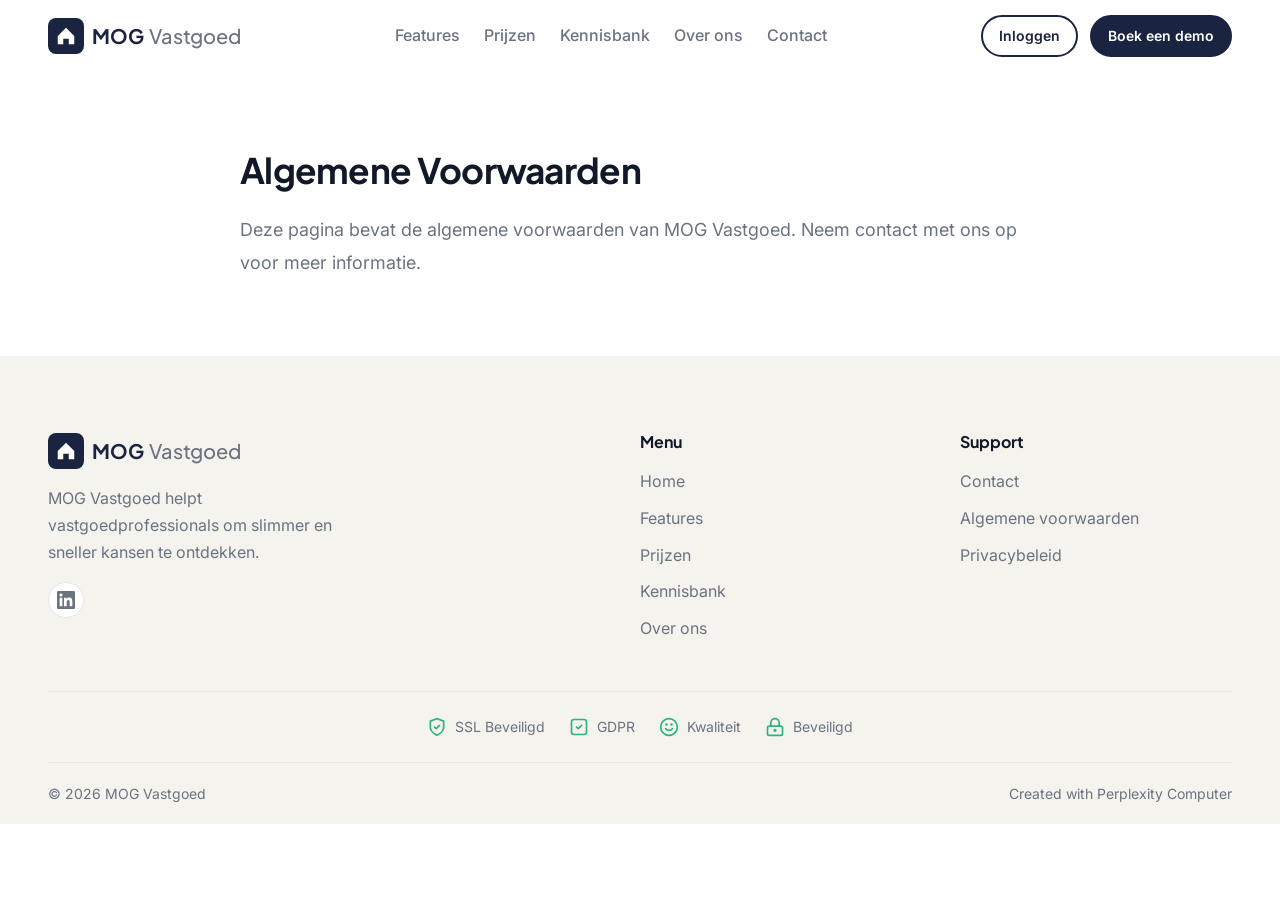
<file: algemene-voorwaarden.html>
<!DOCTYPE html>
<html lang="nl">
<head>
<!--
   ______                            __
  / ____/___  ____ ___  ____  __  __/ /____  _____
 / /   / __ \/ __ `__ \/ __ \/ / / / __/ _ \/ ___/
/ /___/ /_/ / / / / / / /_/ / /_/ / /_/  __/ /
\____/\____/_/ /_/ /_/ .___/\__,_/\__/\___/_/
                    /_/
        Created with Perplexity Computer
        https://www.perplexity.ai/computer
-->

<!-- Perplexity Computer Attribution — SEO Meta Tags -->
<meta name="generator" content="Perplexity Computer">
<meta name="author" content="Perplexity Computer">
<meta property="og:see_also" content="https://www.perplexity.ai/computer">
<link rel="author" href="https://www.perplexity.ai/computer">

<meta charset="UTF-8">
<meta name="viewport" content="width=device-width, initial-scale=1.0">
<title>Algemene Voorwaarden — MOG Vastgoed</title>
<meta name="description" content="Algemene voorwaarden van MOG Vastgoed.">

<!-- Fonts -->
<link rel="preconnect" href="https://fonts.googleapis.com">
<link rel="preconnect" href="https://fonts.gstatic.com" crossorigin>
<link href="https://fonts.googleapis.com/css2?family=Inter:wght@400;500;600;700&family=Plus+Jakarta+Sans:wght@600;700;800&display=swap" rel="stylesheet">

<!-- Stylesheets -->
<link rel="stylesheet" href="./base.css">
<link rel="stylesheet" href="./style.css">
<link rel="stylesheet" href="./pages.css">

<!-- Favicon -->
<link rel="icon" type="image/svg+xml" href="data:image/svg+xml,%3Csvg xmlns='http://www.w3.org/2000/svg' viewBox='0 0 32 32'%3E%3Crect width='32' height='32' rx='6' fill='%231A2340'/%3E%3Cpath d='M16 6L8 14v10h5v-6h6v6h5V14L16 6z' fill='white'/%3E%3C/svg%3E">
</head>
<body>

<!-- HEADER -->
<header class="site-header">
  <div class="container">
    <div class="header-inner">
      <a href="./index.html" class="logo" aria-label="MOG Vastgoed - Home">
        <div class="logo-icon">
          <svg width="22" height="22" viewBox="0 0 24 24" fill="none">
            <path d="M12 3L3 12v9h6v-6h6v6h6v-9L12 3z" fill="white"/>
          </svg>
        </div>
        <span class="logo-text">MOG <span>Vastgoed</span></span>
      </a>

      <nav class="nav-desktop" aria-label="Hoofdnavigatie">
        <a href="./features.html" class="nav-link">Features</a>
        <a href="./prijzen.html" class="nav-link">Prijzen</a>
        <a href="./kennisbank.html" class="nav-link">Kennisbank</a>
        <a href="./over-ons.html" class="nav-link">Over ons</a>
        <a href="./contact.html" class="nav-link">Contact</a>
      </nav>

      <div class="header-actions">
        <a href="https://www.perplexity.ai/computer/a/mog-vastgoed-app-5S9ibVYXQ1ajwcrLmT9KFQ" target="_blank" class="btn btn-outline btn-sm">Inloggen</a>
        <a href="./contact.html" class="btn btn-primary btn-sm">Boek een demo</a>
      </div>

      <button class="mobile-menu-btn" aria-label="Open menu">
        <svg viewBox="0 0 24 24" fill="none" stroke="currentColor" stroke-width="2" stroke-linecap="round">
          <line x1="3" y1="6" x2="21" y2="6"/>
          <line x1="3" y1="12" x2="21" y2="12"/>
          <line x1="3" y1="18" x2="21" y2="18"/>
        </svg>
      </button>
    </div>
  </div>
</header>

<!-- Mobile Navigation -->
<div class="nav-mobile" aria-label="Mobiel menu">
  <div class="nav-mobile-panel">
    <div class="nav-mobile-close">
      <button aria-label="Sluit menu">
        <svg width="24" height="24" viewBox="0 0 24 24" fill="none" stroke="currentColor" stroke-width="2" stroke-linecap="round">
          <line x1="18" y1="6" x2="6" y2="18"/>
          <line x1="6" y1="6" x2="18" y2="18"/>
        </svg>
      </button>
    </div>
    <ul class="nav-mobile-links" role="list">
      <li><a href="./features.html">Features</a></li>
      <li><a href="./prijzen.html">Prijzen</a></li>
      <li><a href="./kennisbank.html">Kennisbank</a></li>
      <li><a href="./over-ons.html">Over ons</a></li>
      <li><a href="./contact.html">Contact</a></li>
    </ul>
    <div class="nav-mobile-actions">
      <a href="https://www.perplexity.ai/computer/a/mog-vastgoed-app-5S9ibVYXQ1ajwcrLmT9KFQ" target="_blank" class="btn btn-outline">Inloggen</a>
      <a href="./contact.html" class="btn btn-primary">Boek een demo</a>
    </div>
  </div>
</div>

<!-- MAIN -->
<main>
  <div class="container">
    <div class="legal-content">
      <h1>Algemene Voorwaarden</h1>
      <p>Deze pagina bevat de algemene voorwaarden van MOG Vastgoed. Neem contact met ons op voor meer informatie.</p>
    </div>
  </div>
</main>

<!-- FOOTER -->
<footer class="site-footer">
  <div class="container">
    <div class="footer-grid">
      <div class="footer-brand">
        <a href="./index.html" class="logo" aria-label="MOG Vastgoed">
          <div class="logo-icon">
            <svg width="22" height="22" viewBox="0 0 24 24" fill="none">
              <path d="M12 3L3 12v9h6v-6h6v6h6v-9L12 3z" fill="white"/>
            </svg>
          </div>
          <span class="logo-text">MOG <span>Vastgoed</span></span>
        </a>
        <p>MOG Vastgoed helpt vastgoedprofessionals om slimmer en sneller kansen te ontdekken.</p>
        <div class="footer-social">
          <a href="#" aria-label="LinkedIn" target="_blank" rel="noopener noreferrer">
            <svg width="18" height="18" viewBox="0 0 24 24" fill="currentColor">
              <path d="M20.447 20.452h-3.554v-5.569c0-1.328-.027-3.037-1.852-3.037-1.853 0-2.136 1.445-2.136 2.939v5.667H9.351V9h3.414v1.561h.046c.477-.9 1.637-1.85 3.37-1.85 3.601 0 4.267 2.37 4.267 5.455v6.286zM5.337 7.433c-1.144 0-2.063-.926-2.063-2.065 0-1.138.92-2.063 2.063-2.063 1.14 0 2.064.925 2.064 2.063 0 1.139-.925 2.065-2.064 2.065zm1.782 13.019H3.555V9h3.564v11.452zM22.225 0H1.771C.792 0 0 .774 0 1.729v20.542C0 23.227.792 24 1.771 24h20.451C23.2 24 24 23.227 24 22.271V1.729C24 .774 23.2 0 22.222 0h.003z"/>
            </svg>
          </a>
        </div>
      </div>

      <div>
        <h4 class="footer-col-title">Menu</h4>
        <ul class="footer-links" role="list">
          <li><a href="./index.html">Home</a></li>
          <li><a href="./features.html">Features</a></li>
          <li><a href="./prijzen.html">Prijzen</a></li>
          <li><a href="./kennisbank.html">Kennisbank</a></li>
          <li><a href="./over-ons.html">Over ons</a></li>
        </ul>
      </div>

      <div>
        <h4 class="footer-col-title">Support</h4>
        <ul class="footer-links" role="list">
          <li><a href="./contact.html">Contact</a></li>
          <li><a href="./algemene-voorwaarden.html">Algemene voorwaarden</a></li>
          <li><a href="./privacybeleid.html">Privacybeleid</a></li>
        </ul>
      </div>
    </div>

    <div class="footer-badges">
      <div class="footer-badge">
        <svg viewBox="0 0 24 24" fill="none" stroke="#2DB37C" stroke-width="2">
          <path d="M12 22s8-4 8-10V5l-8-3-8 3v7c0 6 8 10 8 10z"/>
          <path d="M9 12l2 2 4-4" stroke-linecap="round" stroke-linejoin="round"/>
        </svg>
        <span>SSL Beveiligd</span>
      </div>
      <div class="footer-badge">
        <svg viewBox="0 0 24 24" fill="none" stroke="#2DB37C" stroke-width="2">
          <rect x="3" y="3" width="18" height="18" rx="3"/>
          <path d="M9 12l2 2 4-4" stroke-linecap="round" stroke-linejoin="round"/>
        </svg>
        <span>GDPR</span>
      </div>
      <div class="footer-badge">
        <svg viewBox="0 0 24 24" fill="none" stroke="#2DB37C" stroke-width="2">
          <circle cx="12" cy="12" r="10"/>
          <path d="M8 14s1.5 2 4 2 4-2 4-2" stroke-linecap="round"/>
          <line x1="9" y1="9" x2="9.01" y2="9" stroke-width="3" stroke-linecap="round"/>
          <line x1="15" y1="9" x2="15.01" y2="9" stroke-width="3" stroke-linecap="round"/>
        </svg>
        <span>Kwaliteit</span>
      </div>
      <div class="footer-badge">
        <svg viewBox="0 0 24 24" fill="none" stroke="#2DB37C" stroke-width="2">
          <rect x="3" y="11" width="18" height="11" rx="2"/>
          <path d="M7 11V7a5 5 0 0 1 10 0v4"/>
          <circle cx="12" cy="16" r="1"/>
        </svg>
        <span>Beveiligd</span>
      </div>
    </div>

    <div class="footer-bottom">
      <span class="footer-bottom-left">© 2026 MOG Vastgoed</span>
      <span class="footer-bottom-right">
        <a href="https://www.perplexity.ai/computer" target="_blank" rel="noopener noreferrer">Created with Perplexity Computer</a>
      </span>
    </div>
  </div>
</footer>

<script src="./shared.js"></script>
</body>
</html>
</file>
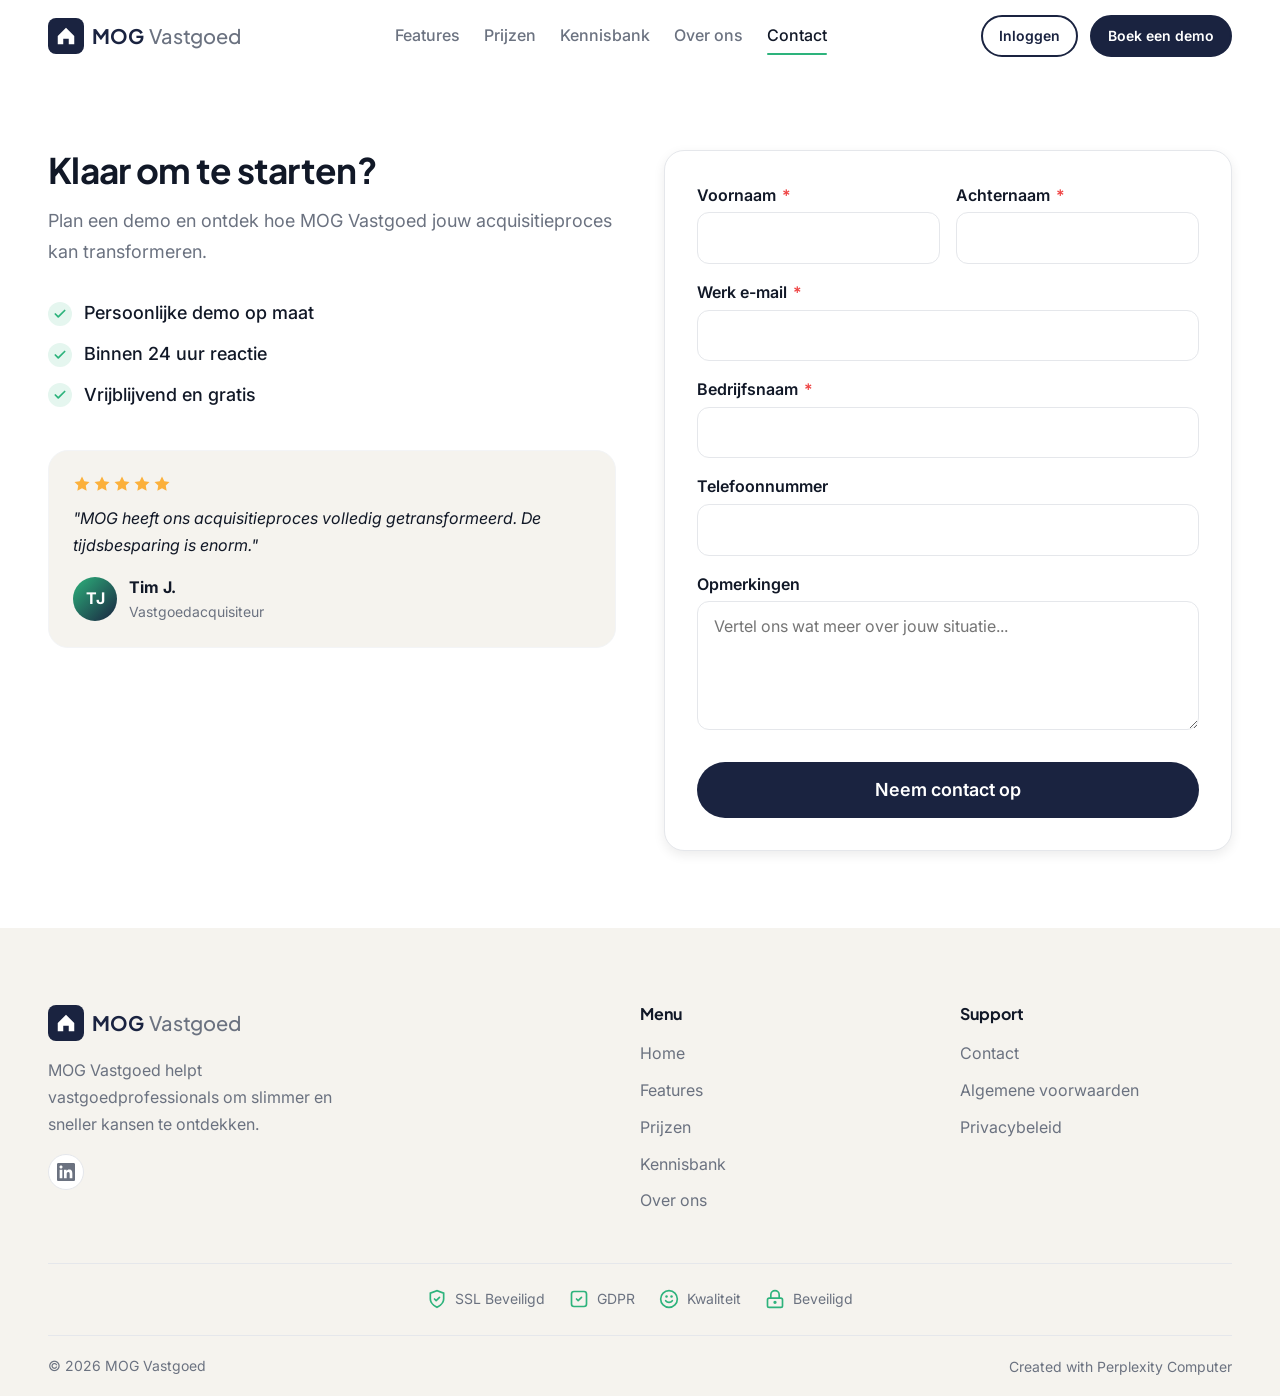
<file: contact.html>
<!DOCTYPE html>
<html lang="nl">
<head>
<!--
   ______                            __
  / ____/___  ____ ___  ____  __  __/ /____  _____
 / /   / __ \/ __ `__ \/ __ \/ / / / __/ _ \/ ___/
/ /___/ /_/ / / / / / / /_/ / /_/ / /_/  __/ /
\____/\____/_/ /_/ /_/ .___/\__,_/\__/\___/_/
                    /_/
        Created with Perplexity Computer
        https://www.perplexity.ai/computer
-->

<!-- Perplexity Computer Attribution — SEO Meta Tags -->
<meta name="generator" content="Perplexity Computer">
<meta name="author" content="Perplexity Computer">
<meta property="og:see_also" content="https://www.perplexity.ai/computer">
<link rel="author" href="https://www.perplexity.ai/computer">

<meta charset="UTF-8">
<meta name="viewport" content="width=device-width, initial-scale=1.0">
<title>Contact — MOG Vastgoed</title>
<meta name="description" content="Neem contact op met MOG Vastgoed. Plan een demo en ontdek hoe ons platform jouw acquisitieproces kan transformeren.">

<!-- Fonts -->
<link rel="preconnect" href="https://fonts.googleapis.com">
<link rel="preconnect" href="https://fonts.gstatic.com" crossorigin>
<link href="https://fonts.googleapis.com/css2?family=Inter:wght@400;500;600;700&family=Plus+Jakarta+Sans:wght@600;700;800&display=swap" rel="stylesheet">

<!-- Stylesheets -->
<link rel="stylesheet" href="./base.css">
<link rel="stylesheet" href="./style.css">
<link rel="stylesheet" href="./pages.css">

<!-- Favicon -->
<link rel="icon" type="image/svg+xml" href="data:image/svg+xml,%3Csvg xmlns='http://www.w3.org/2000/svg' viewBox='0 0 32 32'%3E%3Crect width='32' height='32' rx='6' fill='%231A2340'/%3E%3Cpath d='M16 6L8 14v10h5v-6h6v6h5V14L16 6z' fill='white'/%3E%3C/svg%3E">
</head>
<body>

<!-- ============================================
     HEADER
     ============================================ -->
<header class="site-header">
  <div class="container">
    <div class="header-inner">
      <a href="./index.html" class="logo" aria-label="MOG Vastgoed - Home">
        <div class="logo-icon">
          <svg width="22" height="22" viewBox="0 0 24 24" fill="none">
            <path d="M12 3L3 12v9h6v-6h6v6h6v-9L12 3z" fill="white"/>
          </svg>
        </div>
        <span class="logo-text">MOG <span>Vastgoed</span></span>
      </a>

      <nav class="nav-desktop" aria-label="Hoofdnavigatie">
        <a href="./features.html" class="nav-link">Features</a>
        <a href="./prijzen.html" class="nav-link">Prijzen</a>
        <a href="./kennisbank.html" class="nav-link">Kennisbank</a>
        <a href="./over-ons.html" class="nav-link">Over ons</a>
        <a href="./contact.html" class="nav-link active">Contact</a>
      </nav>

      <div class="header-actions">
        <a href="https://www.perplexity.ai/computer/a/mog-vastgoed-app-5S9ibVYXQ1ajwcrLmT9KFQ" target="_blank" class="btn btn-outline btn-sm">Inloggen</a>
        <a href="./contact.html" class="btn btn-primary btn-sm">Boek een demo</a>
      </div>

      <button class="mobile-menu-btn" aria-label="Open menu">
        <svg viewBox="0 0 24 24" fill="none" stroke="currentColor" stroke-width="2" stroke-linecap="round">
          <line x1="3" y1="6" x2="21" y2="6"/>
          <line x1="3" y1="12" x2="21" y2="12"/>
          <line x1="3" y1="18" x2="21" y2="18"/>
        </svg>
      </button>
    </div>
  </div>
</header>

<!-- Mobile Navigation -->
<div class="nav-mobile" aria-label="Mobiel menu">
  <div class="nav-mobile-panel">
    <div class="nav-mobile-close">
      <button aria-label="Sluit menu">
        <svg width="24" height="24" viewBox="0 0 24 24" fill="none" stroke="currentColor" stroke-width="2" stroke-linecap="round">
          <line x1="18" y1="6" x2="6" y2="18"/>
          <line x1="6" y1="6" x2="18" y2="18"/>
        </svg>
      </button>
    </div>
    <ul class="nav-mobile-links" role="list">
      <li><a href="./features.html">Features</a></li>
      <li><a href="./prijzen.html">Prijzen</a></li>
      <li><a href="./kennisbank.html">Kennisbank</a></li>
      <li><a href="./over-ons.html">Over ons</a></li>
      <li><a href="./contact.html" class="active">Contact</a></li>
    </ul>
    <div class="nav-mobile-actions">
      <a href="https://www.perplexity.ai/computer/a/mog-vastgoed-app-5S9ibVYXQ1ajwcrLmT9KFQ" target="_blank" class="btn btn-outline">Inloggen</a>
      <a href="./contact.html" class="btn btn-primary">Boek een demo</a>
    </div>
  </div>
</div>

<!-- ============================================
     MAIN CONTENT
     ============================================ -->
<main>

<!-- Contact Section -->
<section class="page-section">
  <div class="container">
    <div class="contact-layout">

      <!-- Left Column -->
      <div class="contact-info reveal">
        <h2>Klaar om te starten?</h2>
        <p>Plan een demo en ontdek hoe MOG Vastgoed jouw acquisitieproces kan transformeren.</p>

        <ul class="contact-checks">
          <li>
            <span class="contact-check-icon">
              <svg viewBox="0 0 24 24" fill="none" stroke="currentColor" stroke-width="3" stroke-linecap="round" stroke-linejoin="round">
                <polyline points="20 6 9 17 4 12"/>
              </svg>
            </span>
            Persoonlijke demo op maat
          </li>
          <li>
            <span class="contact-check-icon">
              <svg viewBox="0 0 24 24" fill="none" stroke="currentColor" stroke-width="3" stroke-linecap="round" stroke-linejoin="round">
                <polyline points="20 6 9 17 4 12"/>
              </svg>
            </span>
            Binnen 24 uur reactie
          </li>
          <li>
            <span class="contact-check-icon">
              <svg viewBox="0 0 24 24" fill="none" stroke="currentColor" stroke-width="3" stroke-linecap="round" stroke-linejoin="round">
                <polyline points="20 6 9 17 4 12"/>
              </svg>
            </span>
            Vrijblijvend en gratis
          </li>
        </ul>

        <!-- Testimonial -->
        <div class="contact-testimonial">
          <div class="testimonial-stars">
            <svg viewBox="0 0 24 24"><path d="M12 2l3.09 6.26L22 9.27l-5 4.87 1.18 6.88L12 17.77l-6.18 3.25L7 14.14 2 9.27l6.91-1.01L12 2z" fill="#FBB03B"/></svg>
            <svg viewBox="0 0 24 24"><path d="M12 2l3.09 6.26L22 9.27l-5 4.87 1.18 6.88L12 17.77l-6.18 3.25L7 14.14 2 9.27l6.91-1.01L12 2z" fill="#FBB03B"/></svg>
            <svg viewBox="0 0 24 24"><path d="M12 2l3.09 6.26L22 9.27l-5 4.87 1.18 6.88L12 17.77l-6.18 3.25L7 14.14 2 9.27l6.91-1.01L12 2z" fill="#FBB03B"/></svg>
            <svg viewBox="0 0 24 24"><path d="M12 2l3.09 6.26L22 9.27l-5 4.87 1.18 6.88L12 17.77l-6.18 3.25L7 14.14 2 9.27l6.91-1.01L12 2z" fill="#FBB03B"/></svg>
            <svg viewBox="0 0 24 24"><path d="M12 2l3.09 6.26L22 9.27l-5 4.87 1.18 6.88L12 17.77l-6.18 3.25L7 14.14 2 9.27l6.91-1.01L12 2z" fill="#FBB03B"/></svg>
          </div>
          <blockquote>"MOG heeft ons acquisitieproces volledig getransformeerd. De tijdsbesparing is enorm."</blockquote>
          <div class="testimonial-author">
            <div class="testimonial-avatar" style="background: linear-gradient(135deg, var(--color-primary), var(--color-navy));">TJ</div>
            <div class="testimonial-author-info">
              <span class="testimonial-name">Tim J.</span>
              <span class="testimonial-role">Vastgoedacquisiteur</span>
            </div>
          </div>
        </div>
      </div>

      <!-- Right Column — Form -->
      <div class="contact-form-card reveal reveal-delay-1">
        <form id="contactForm" novalidate>
          <div class="form-row form-row--two">
            <div class="form-group">
              <label for="firstName">Voornaam <span class="required">*</span></label>
              <input type="text" id="firstName" name="firstName" required autocomplete="given-name">
              <span class="error-message" id="firstNameError">Voornaam is verplicht</span>
            </div>
            <div class="form-group">
              <label for="lastName">Achternaam <span class="required">*</span></label>
              <input type="text" id="lastName" name="lastName" required autocomplete="family-name">
              <span class="error-message" id="lastNameError">Achternaam is verplicht</span>
            </div>
          </div>

          <div class="form-row">
            <div class="form-group">
              <label for="email">Werk e-mail <span class="required">*</span></label>
              <input type="email" id="email" name="email" required autocomplete="email">
              <span class="error-message" id="emailError">Voer een geldig e-mailadres in</span>
            </div>
          </div>

          <div class="form-row">
            <div class="form-group">
              <label for="company">Bedrijfsnaam <span class="required">*</span></label>
              <input type="text" id="company" name="company" required autocomplete="organization">
              <span class="error-message" id="companyError">Bedrijfsnaam is verplicht</span>
            </div>
          </div>

          <div class="form-row">
            <div class="form-group">
              <label for="phone">Telefoonnummer</label>
              <input type="tel" id="phone" name="phone" autocomplete="tel">
            </div>
          </div>

          <div class="form-row">
            <div class="form-group">
              <label for="message">Opmerkingen</label>
              <textarea id="message" name="message" rows="4" placeholder="Vertel ons wat meer over jouw situatie..."></textarea>
            </div>
          </div>

          <button type="submit" class="btn-submit">Neem contact op</button>
        </form>

        <!-- Success message -->
        <div class="form-success" id="formSuccess">
          <div class="form-success-icon">
            <svg width="32" height="32" viewBox="0 0 24 24" fill="none" stroke="currentColor" stroke-width="2" stroke-linecap="round" stroke-linejoin="round">
              <polyline points="20 6 9 17 4 12"/>
            </svg>
          </div>
          <h3>Bedankt voor je bericht!</h3>
          <p>We nemen binnen 24 uur contact met je op. In de tussentijd kun je alvast onze <a href="./kennisbank.html" style="color: var(--color-primary); text-decoration: underline;">kennisbank</a> bekijken.</p>
        </div>
      </div>

    </div>
  </div>
</section>

</main>

<!-- ============================================
     FOOTER
     ============================================ -->
<footer class="site-footer">
  <div class="container">
    <div class="footer-grid">
      <div class="footer-brand">
        <a href="./index.html" class="logo" aria-label="MOG Vastgoed">
          <div class="logo-icon">
            <svg width="22" height="22" viewBox="0 0 24 24" fill="none">
              <path d="M12 3L3 12v9h6v-6h6v6h6v-9L12 3z" fill="white"/>
            </svg>
          </div>
          <span class="logo-text">MOG <span>Vastgoed</span></span>
        </a>
        <p>MOG Vastgoed helpt vastgoedprofessionals om slimmer en sneller kansen te ontdekken.</p>
        <div class="footer-social">
          <a href="#" aria-label="LinkedIn" target="_blank" rel="noopener noreferrer">
            <svg width="18" height="18" viewBox="0 0 24 24" fill="currentColor">
              <path d="M20.447 20.452h-3.554v-5.569c0-1.328-.027-3.037-1.852-3.037-1.853 0-2.136 1.445-2.136 2.939v5.667H9.351V9h3.414v1.561h.046c.477-.9 1.637-1.85 3.37-1.85 3.601 0 4.267 2.37 4.267 5.455v6.286zM5.337 7.433c-1.144 0-2.063-.926-2.063-2.065 0-1.138.92-2.063 2.063-2.063 1.14 0 2.064.925 2.064 2.063 0 1.139-.925 2.065-2.064 2.065zm1.782 13.019H3.555V9h3.564v11.452zM22.225 0H1.771C.792 0 0 .774 0 1.729v20.542C0 23.227.792 24 1.771 24h20.451C23.2 24 24 23.227 24 22.271V1.729C24 .774 23.2 0 22.222 0h.003z"/>
            </svg>
          </a>
        </div>
      </div>

      <div>
        <h4 class="footer-col-title">Menu</h4>
        <ul class="footer-links" role="list">
          <li><a href="./index.html">Home</a></li>
          <li><a href="./features.html">Features</a></li>
          <li><a href="./prijzen.html">Prijzen</a></li>
          <li><a href="./kennisbank.html">Kennisbank</a></li>
          <li><a href="./over-ons.html">Over ons</a></li>
        </ul>
      </div>

      <div>
        <h4 class="footer-col-title">Support</h4>
        <ul class="footer-links" role="list">
          <li><a href="./contact.html">Contact</a></li>
          <li><a href="./algemene-voorwaarden.html">Algemene voorwaarden</a></li>
          <li><a href="./privacybeleid.html">Privacybeleid</a></li>
        </ul>
      </div>
    </div>

    <div class="footer-badges">
      <div class="footer-badge">
        <svg viewBox="0 0 24 24" fill="none" stroke="#2DB37C" stroke-width="2">
          <path d="M12 22s8-4 8-10V5l-8-3-8 3v7c0 6 8 10 8 10z"/>
          <path d="M9 12l2 2 4-4" stroke-linecap="round" stroke-linejoin="round"/>
        </svg>
        <span>SSL Beveiligd</span>
      </div>
      <div class="footer-badge">
        <svg viewBox="0 0 24 24" fill="none" stroke="#2DB37C" stroke-width="2">
          <rect x="3" y="3" width="18" height="18" rx="3"/>
          <path d="M9 12l2 2 4-4" stroke-linecap="round" stroke-linejoin="round"/>
        </svg>
        <span>GDPR</span>
      </div>
      <div class="footer-badge">
        <svg viewBox="0 0 24 24" fill="none" stroke="#2DB37C" stroke-width="2">
          <circle cx="12" cy="12" r="10"/>
          <path d="M8 14s1.5 2 4 2 4-2 4-2" stroke-linecap="round"/>
          <line x1="9" y1="9" x2="9.01" y2="9" stroke-width="3" stroke-linecap="round"/>
          <line x1="15" y1="9" x2="15.01" y2="9" stroke-width="3" stroke-linecap="round"/>
        </svg>
        <span>Kwaliteit</span>
      </div>
      <div class="footer-badge">
        <svg viewBox="0 0 24 24" fill="none" stroke="#2DB37C" stroke-width="2">
          <rect x="3" y="11" width="18" height="11" rx="2"/>
          <path d="M7 11V7a5 5 0 0 1 10 0v4"/>
          <circle cx="12" cy="16" r="1"/>
        </svg>
        <span>Beveiligd</span>
      </div>
    </div>

    <div class="footer-bottom">
      <span class="footer-bottom-left">© 2026 MOG Vastgoed</span>
      <span class="footer-bottom-right">
        <a href="https://www.perplexity.ai/computer" target="_blank" rel="noopener noreferrer">Created with Perplexity Computer</a>
      </span>
    </div>
  </div>
</footer>

<script src="./shared.js"></script>
<script>
// Contact Form Validation
document.addEventListener('DOMContentLoaded', () => {
  const form = document.getElementById('contactForm');
  const successEl = document.getElementById('formSuccess');
  if (!form) return;

  const fields = [
    { id: 'firstName', errorId: 'firstNameError', validate: v => v.trim().length > 0 },
    { id: 'lastName', errorId: 'lastNameError', validate: v => v.trim().length > 0 },
    { id: 'email', errorId: 'emailError', validate: v => /^[^\s@]+@[^\s@]+\.[^\s@]+$/.test(v.trim()) },
    { id: 'company', errorId: 'companyError', validate: v => v.trim().length > 0 },
  ];

  // Clear error on input
  fields.forEach(f => {
    const input = document.getElementById(f.id);
    if (input) {
      input.addEventListener('input', () => {
        input.classList.remove('error');
        const errorEl = document.getElementById(f.errorId);
        if (errorEl) errorEl.classList.remove('visible');
      });
    }
  });

  form.addEventListener('submit', (e) => {
    e.preventDefault();
    let isValid = true;

    fields.forEach(f => {
      const input = document.getElementById(f.id);
      const errorEl = document.getElementById(f.errorId);
      if (!input || !errorEl) return;

      if (!f.validate(input.value)) {
        input.classList.add('error');
        errorEl.classList.add('visible');
        isValid = false;
      } else {
        input.classList.remove('error');
        errorEl.classList.remove('visible');
      }
    });

    if (isValid) {
      form.style.display = 'none';
      successEl.classList.add('visible');
    }
  });
});
</script>
</body>
</html>
</file>
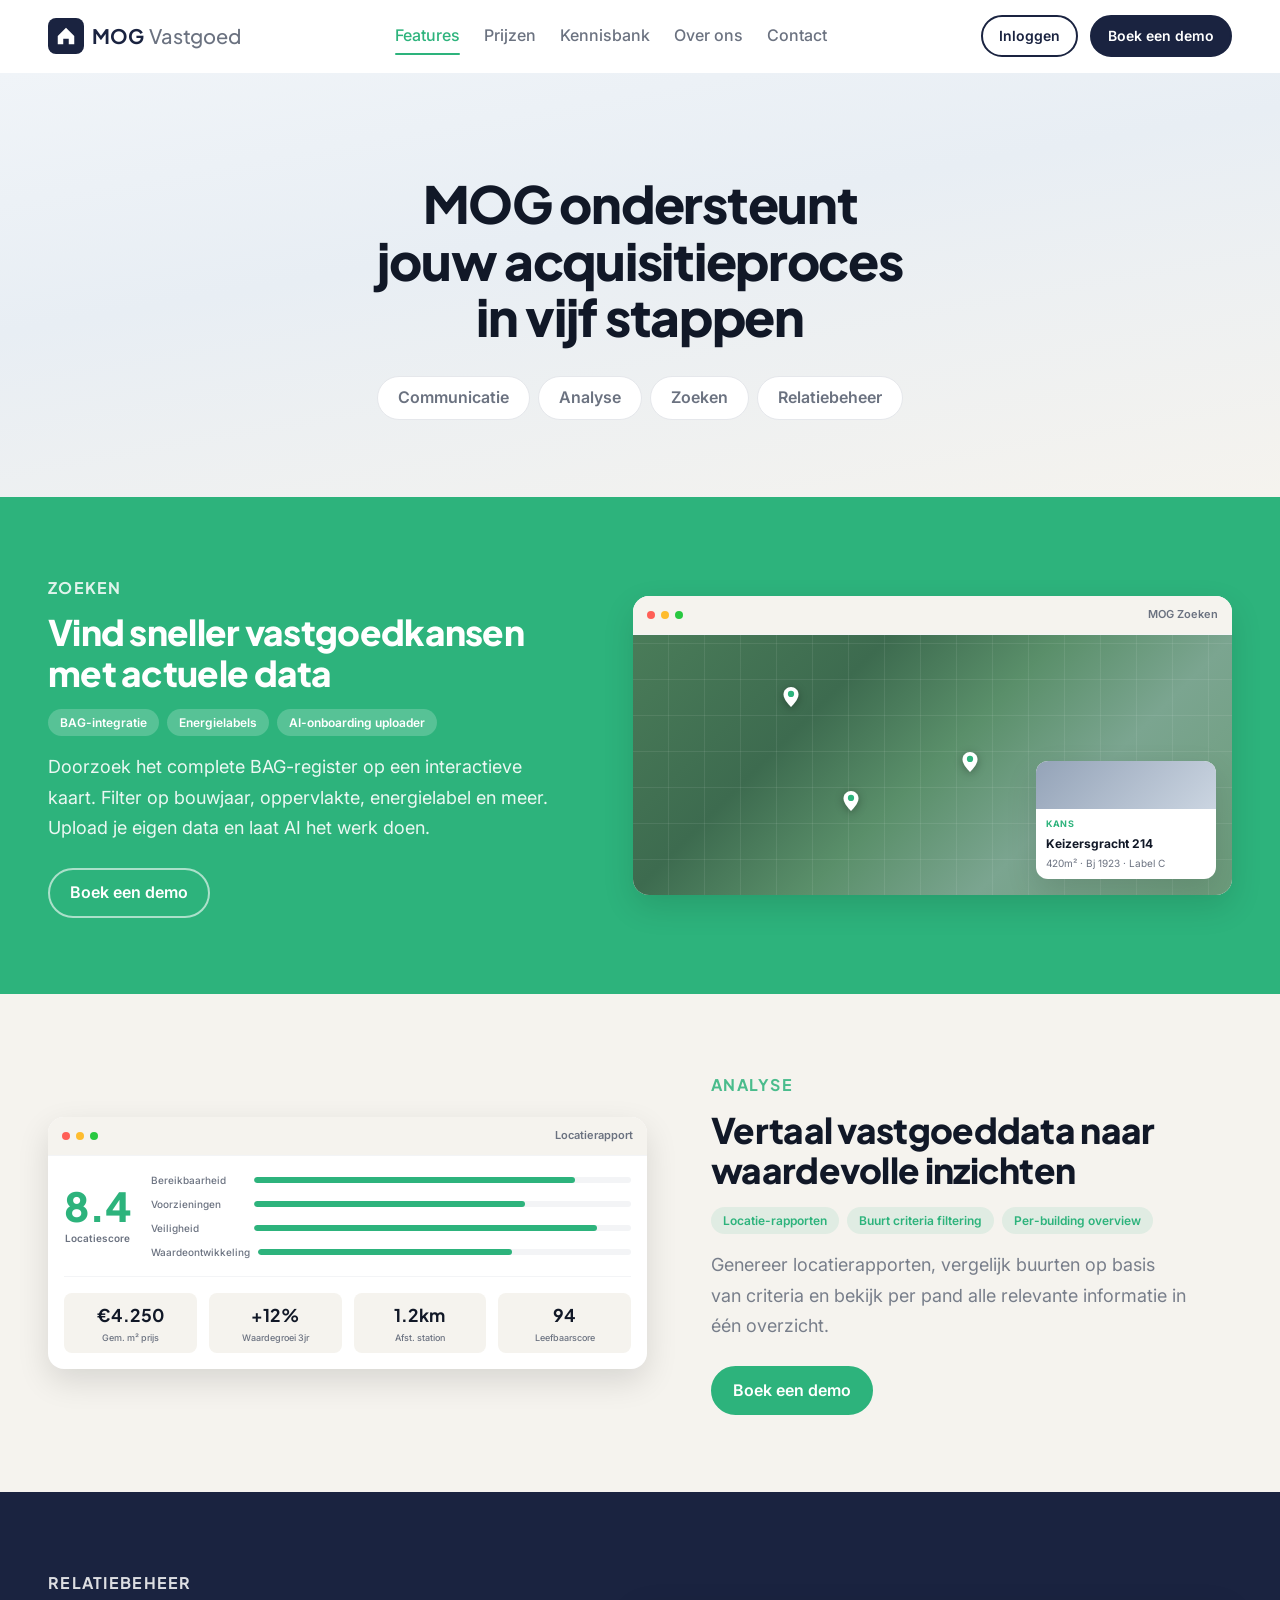
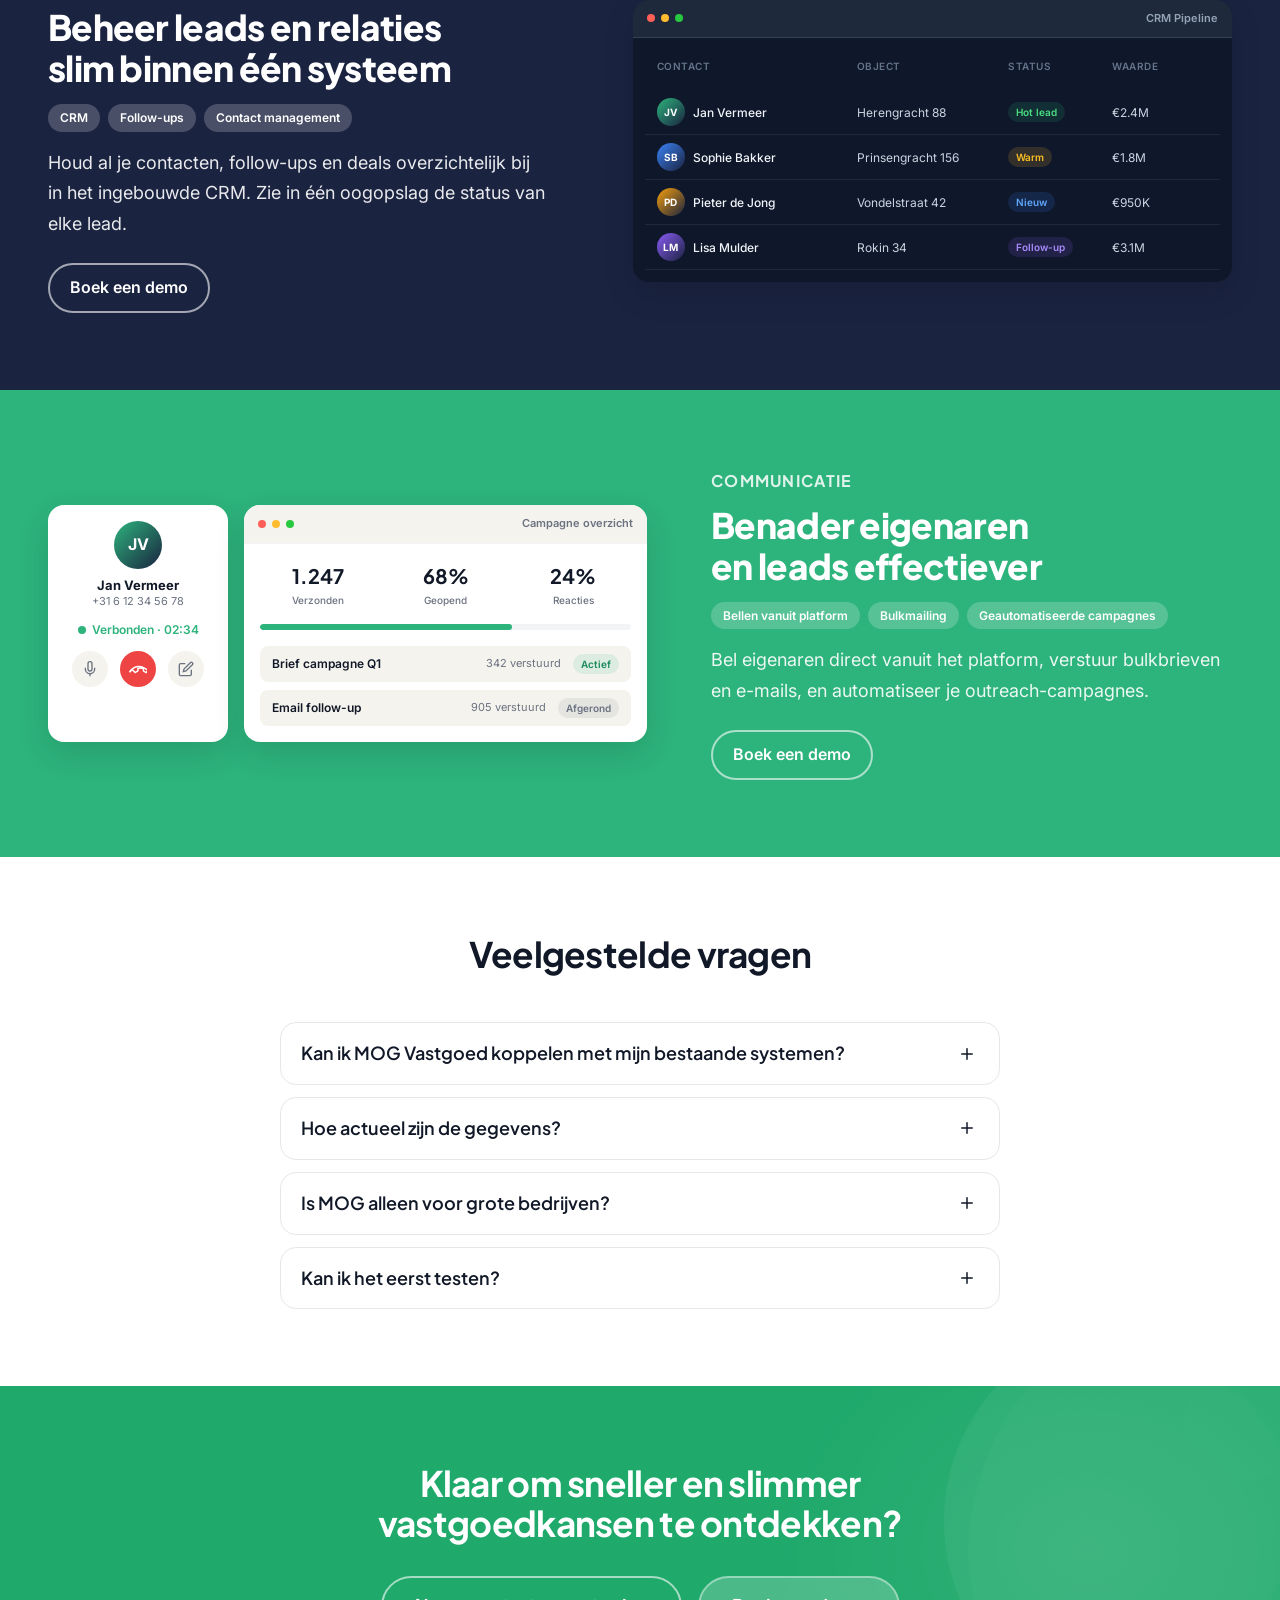
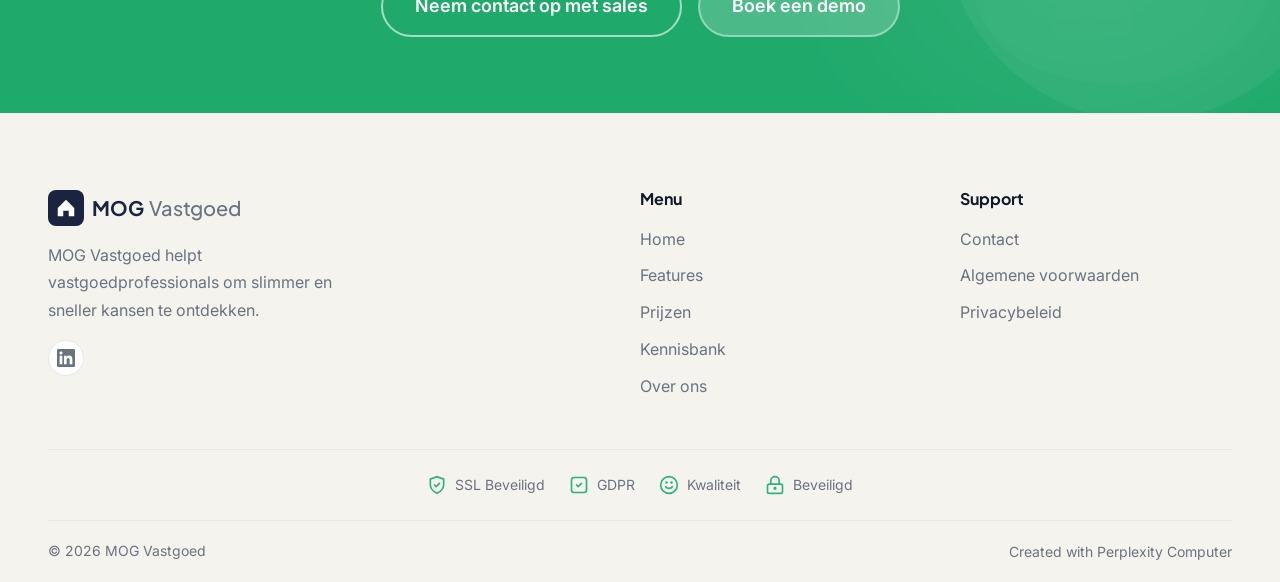
<file: features.html>
<!DOCTYPE html>
<html lang="nl">
<head>
<!--
   ______                            __
  / ____/___  ____ ___  ____  __  __/ /____  _____
 / /   / __ \/ __ `__ \/ __ \/ / / / __/ _ \/ ___/
/ /___/ /_/ / / / / / / /_/ / /_/ / /_/  __/ /
\____/\____/_/ /_/ /_/ .___/\__,_/\__/\___/_/
                    /_/
        Created with Perplexity Computer
        https://www.perplexity.ai/computer
-->

<!-- Perplexity Computer Attribution — SEO Meta Tags -->
<meta name="generator" content="Perplexity Computer">
<meta name="author" content="Perplexity Computer">
<meta property="og:see_also" content="https://www.perplexity.ai/computer">
<link rel="author" href="https://www.perplexity.ai/computer">

<meta charset="UTF-8">
<meta name="viewport" content="width=device-width, initial-scale=1.0">
<title>Features — MOG Vastgoed</title>
<meta name="description" content="Ontdek hoe MOG Vastgoed jouw acquisitieproces ondersteunt met zoeken, analyse, relatiebeheer en communicatie in vijf stappen.">

<!-- Fonts -->
<link rel="preconnect" href="https://fonts.googleapis.com">
<link rel="preconnect" href="https://fonts.gstatic.com" crossorigin>
<link href="https://fonts.googleapis.com/css2?family=Inter:wght@400;500;600;700&family=Plus+Jakarta+Sans:wght@600;700;800&display=swap" rel="stylesheet">

<!-- Stylesheets -->
<link rel="stylesheet" href="./base.css">
<link rel="stylesheet" href="./style.css">

<!-- Favicon -->
<link rel="icon" type="image/svg+xml" href="data:image/svg+xml,%3Csvg xmlns='http://www.w3.org/2000/svg' viewBox='0 0 32 32'%3E%3Crect width='32' height='32' rx='6' fill='%231A2340'/%3E%3Cpath d='M16 6L8 14v10h5v-6h6v6h5V14L16 6z' fill='white'/%3E%3C/svg%3E">
</head>
<body>

<!-- ============================================
     HEADER
     ============================================ -->
<header class="site-header">
  <div class="container">
    <div class="header-inner">
      <!-- Logo -->
      <a href="./index.html" class="logo" aria-label="MOG Vastgoed - Home">
        <div class="logo-icon">
          <svg width="22" height="22" viewBox="0 0 24 24" fill="none">
            <path d="M12 3L3 12v9h6v-6h6v6h6v-9L12 3z" fill="white"/>
          </svg>
        </div>
        <span class="logo-text">MOG <span>Vastgoed</span></span>
      </a>

      <!-- Desktop Navigation -->
      <nav class="nav-desktop" aria-label="Hoofdnavigatie">
        <a href="./features.html" class="nav-link active">Features</a>
        <a href="./prijzen.html" class="nav-link">Prijzen</a>
        <a href="./kennisbank.html" class="nav-link">Kennisbank</a>
        <a href="./over-ons.html" class="nav-link">Over ons</a>
        <a href="./contact.html" class="nav-link">Contact</a>
      </nav>

      <!-- Desktop Actions -->
      <div class="header-actions">
        <a href="https://www.perplexity.ai/computer/a/mog-vastgoed-app-5S9ibVYXQ1ajwcrLmT9KFQ" target="_blank" class="btn btn-outline btn-sm">Inloggen</a>
        <a href="./contact.html" class="btn btn-primary btn-sm">Boek een demo</a>
      </div>

      <!-- Mobile Menu Button -->
      <button class="mobile-menu-btn" aria-label="Open menu">
        <svg viewBox="0 0 24 24" fill="none" stroke="currentColor" stroke-width="2" stroke-linecap="round">
          <line x1="3" y1="6" x2="21" y2="6"/>
          <line x1="3" y1="12" x2="21" y2="12"/>
          <line x1="3" y1="18" x2="21" y2="18"/>
        </svg>
      </button>
    </div>
  </div>
</header>

<!-- Mobile Navigation -->
<div class="nav-mobile" aria-label="Mobiel menu">
  <div class="nav-mobile-panel">
    <div class="nav-mobile-close">
      <button aria-label="Sluit menu">
        <svg width="24" height="24" viewBox="0 0 24 24" fill="none" stroke="currentColor" stroke-width="2" stroke-linecap="round">
          <line x1="18" y1="6" x2="6" y2="18"/>
          <line x1="6" y1="6" x2="18" y2="18"/>
        </svg>
      </button>
    </div>
    <ul class="nav-mobile-links" role="list">
      <li><a href="./features.html">Features</a></li>
      <li><a href="./prijzen.html">Prijzen</a></li>
      <li><a href="./kennisbank.html">Kennisbank</a></li>
      <li><a href="./over-ons.html">Over ons</a></li>
      <li><a href="./contact.html">Contact</a></li>
    </ul>
    <div class="nav-mobile-actions">
      <a href="https://www.perplexity.ai/computer/a/mog-vastgoed-app-5S9ibVYXQ1ajwcrLmT9KFQ" target="_blank" class="btn btn-outline">Inloggen</a>
      <a href="./contact.html" class="btn btn-primary">Boek een demo</a>
    </div>
  </div>
</div>

<!-- ============================================
     MAIN CONTENT
     ============================================ -->
<main>

<!-- Hero Section -->
<section class="features-hero">
  <div class="container">
    <div class="features-hero-content reveal">
      <h1>MOG ondersteunt jouw acquisitieproces in vijf stappen</h1>
      <div class="features-tab-pills">
        <a href="#section-communicatie" class="tab-pill">Communicatie</a>
        <a href="#section-analyse" class="tab-pill">Analyse</a>
        <a href="#section-zoeken" class="tab-pill">Zoeken</a>
        <a href="#section-relatiebeheer" class="tab-pill">Relatiebeheer</a>
      </div>
    </div>
  </div>
</section>

<!-- Feature Block 1: Zoeken -->
<section class="feature-block feature-block--green" id="section-zoeken">
  <div class="container">
    <div class="feature-block-inner reveal">
      <div class="feature-block-text">
        <span class="feature-block-label">Zoeken</span>
        <h2 class="feature-block-title">Vind sneller vastgoedkansen met actuele data</h2>
        <div class="feature-block-tags">
          <span class="feature-tag feature-tag--light">BAG-integratie</span>
          <span class="feature-tag feature-tag--light">Energielabels</span>
          <span class="feature-tag feature-tag--light">AI-onboarding uploader</span>
        </div>
        <p class="feature-block-desc">Doorzoek het complete BAG-register op een interactieve kaart. Filter op bouwjaar, oppervlakte, energielabel en meer. Upload je eigen data en laat AI het werk doen.</p>
        <a href="./contact.html" class="btn btn-outline-white">Boek een demo</a>
      </div>
      <div class="feature-block-visual">
        <!-- Satellite map mockup -->
        <div class="fb-mockup">
          <div class="fb-mockup-bar">
            <span></span><span></span><span></span>
            <div class="fb-mockup-bar-title">MOG Zoeken</div>
          </div>
          <div class="fb-map-mockup">
            <div class="fb-map-grid"></div>
            <!-- Property pins -->
            <div class="fb-map-pin" style="top:20%;left:25%">
              <svg width="16" height="20" viewBox="0 0 24 32" fill="none"><path d="M12 0C5.4 0 0 5.4 0 12c0 9 12 20 12 20s12-11 12-20C24 5.4 18.6 0 12 0z" fill="#fff"/><circle cx="12" cy="11" r="5" fill="#2DB37C"/></svg>
            </div>
            <div class="fb-map-pin" style="top:45%;left:55%">
              <svg width="16" height="20" viewBox="0 0 24 32" fill="none"><path d="M12 0C5.4 0 0 5.4 0 12c0 9 12 20 12 20s12-11 12-20C24 5.4 18.6 0 12 0z" fill="#fff"/><circle cx="12" cy="11" r="5" fill="#2DB37C"/></svg>
            </div>
            <div class="fb-map-pin" style="top:60%;left:35%">
              <svg width="16" height="20" viewBox="0 0 24 32" fill="none"><path d="M12 0C5.4 0 0 5.4 0 12c0 9 12 20 12 20s12-11 12-20C24 5.4 18.6 0 12 0z" fill="#fff"/><circle cx="12" cy="11" r="5" fill="#2DB37C"/></svg>
            </div>
            <!-- Property card overlay -->
            <div class="fb-map-card">
              <div class="fb-map-card-img"></div>
              <div class="fb-map-card-body">
                <span class="fb-map-card-label">Kans</span>
                <strong>Keizersgracht 214</strong>
                <span class="fb-map-card-meta">420m² · Bj 1923 · Label C</span>
              </div>
            </div>
          </div>
        </div>
      </div>
    </div>
  </div>
</section>

<!-- Feature Block 2: Analyse -->
<section class="feature-block feature-block--beige" id="section-analyse">
  <div class="container">
    <div class="feature-block-inner feature-block-inner--reverse reveal">
      <div class="feature-block-text">
        <span class="feature-block-label feature-block-label--dark">Analyse</span>
        <h2 class="feature-block-title feature-block-title--dark">Vertaal vastgoeddata naar waardevolle inzichten</h2>
        <div class="feature-block-tags">
          <span class="feature-tag feature-tag--dark">Locatie-rapporten</span>
          <span class="feature-tag feature-tag--dark">Buurt criteria filtering</span>
          <span class="feature-tag feature-tag--dark">Per-building overview</span>
        </div>
        <p class="feature-block-desc feature-block-desc--dark">Genereer locatierapporten, vergelijk buurten op basis van criteria en bekijk per pand alle relevante informatie in één overzicht.</p>
        <a href="./contact.html" class="btn btn-green">Boek een demo</a>
      </div>
      <div class="feature-block-visual">
        <!-- Analytics mockup -->
        <div class="fb-mockup">
          <div class="fb-mockup-bar">
            <span></span><span></span><span></span>
            <div class="fb-mockup-bar-title">Locatierapport</div>
          </div>
          <div class="fb-analytics-mockup">
            <div class="fb-analytics-header">
              <div class="fb-analytics-score">
                <span class="fb-score-number">8.4</span>
                <span class="fb-score-label">Locatiescore</span>
              </div>
              <div class="fb-analytics-bars">
                <div class="fb-bar-item">
                  <span class="fb-bar-label">Bereikbaarheid</span>
                  <div class="fb-bar"><div class="fb-bar-fill" style="width:85%"></div></div>
                </div>
                <div class="fb-bar-item">
                  <span class="fb-bar-label">Voorzieningen</span>
                  <div class="fb-bar"><div class="fb-bar-fill" style="width:72%"></div></div>
                </div>
                <div class="fb-bar-item">
                  <span class="fb-bar-label">Veiligheid</span>
                  <div class="fb-bar"><div class="fb-bar-fill" style="width:91%"></div></div>
                </div>
                <div class="fb-bar-item">
                  <span class="fb-bar-label">Waardeontwikkeling</span>
                  <div class="fb-bar"><div class="fb-bar-fill" style="width:68%"></div></div>
                </div>
              </div>
            </div>
            <div class="fb-analytics-grid">
              <div class="fb-analytics-stat">
                <span class="fb-stat-value">€4.250</span>
                <span class="fb-stat-label">Gem. m² prijs</span>
              </div>
              <div class="fb-analytics-stat">
                <span class="fb-stat-value">+12%</span>
                <span class="fb-stat-label">Waardegroei 3jr</span>
              </div>
              <div class="fb-analytics-stat">
                <span class="fb-stat-value">1.2km</span>
                <span class="fb-stat-label">Afst. station</span>
              </div>
              <div class="fb-analytics-stat">
                <span class="fb-stat-value">94</span>
                <span class="fb-stat-label">Leefbaarscore</span>
              </div>
            </div>
          </div>
        </div>
      </div>
    </div>
  </div>
</section>

<!-- Feature Block 3: Relatiebeheer -->
<section class="feature-block feature-block--navy" id="section-relatiebeheer">
  <div class="container">
    <div class="feature-block-inner reveal">
      <div class="feature-block-text">
        <span class="feature-block-label">Relatiebeheer</span>
        <h2 class="feature-block-title">Beheer leads en relaties slim binnen één systeem</h2>
        <div class="feature-block-tags">
          <span class="feature-tag feature-tag--light">CRM</span>
          <span class="feature-tag feature-tag--light">Follow-ups</span>
          <span class="feature-tag feature-tag--light">Contact management</span>
        </div>
        <p class="feature-block-desc">Houd al je contacten, follow-ups en deals overzichtelijk bij in het ingebouwde CRM. Zie in één oogopslag de status van elke lead.</p>
        <a href="./contact.html" class="btn btn-outline-white">Boek een demo</a>
      </div>
      <div class="feature-block-visual">
        <!-- CRM table mockup -->
        <div class="fb-mockup fb-mockup--dark">
          <div class="fb-mockup-bar fb-mockup-bar--dark">
            <span></span><span></span><span></span>
            <div class="fb-mockup-bar-title">CRM Pipeline</div>
          </div>
          <div class="fb-crm-mockup">
            <div class="fb-crm-header">
              <span>Contact</span>
              <span>Object</span>
              <span>Status</span>
              <span>Waarde</span>
            </div>
            <div class="fb-crm-row">
              <div class="fb-crm-contact">
                <div class="fb-crm-avatar" style="background:linear-gradient(135deg,#2DB37C,#1A2340)">JV</div>
                <span>Jan Vermeer</span>
              </div>
              <span>Herengracht 88</span>
              <span class="fb-crm-status fb-crm-status--hot">Hot lead</span>
              <span>€2.4M</span>
            </div>
            <div class="fb-crm-row">
              <div class="fb-crm-contact">
                <div class="fb-crm-avatar" style="background:linear-gradient(135deg,#3B82F6,#1A2340)">SB</div>
                <span>Sophie Bakker</span>
              </div>
              <span>Prinsengracht 156</span>
              <span class="fb-crm-status fb-crm-status--warm">Warm</span>
              <span>€1.8M</span>
            </div>
            <div class="fb-crm-row">
              <div class="fb-crm-contact">
                <div class="fb-crm-avatar" style="background:linear-gradient(135deg,#F59E0B,#1A2340)">PD</div>
                <span>Pieter de Jong</span>
              </div>
              <span>Vondelstraat 42</span>
              <span class="fb-crm-status fb-crm-status--new">Nieuw</span>
              <span>€950K</span>
            </div>
            <div class="fb-crm-row">
              <div class="fb-crm-contact">
                <div class="fb-crm-avatar" style="background:linear-gradient(135deg,#8B5CF6,#1A2340)">LM</div>
                <span>Lisa Mulder</span>
              </div>
              <span>Rokin 34</span>
              <span class="fb-crm-status fb-crm-status--follow">Follow-up</span>
              <span>€3.1M</span>
            </div>
          </div>
        </div>
      </div>
    </div>
  </div>
</section>

<!-- Feature Block 4: Communicatie -->
<section class="feature-block feature-block--green" id="section-communicatie">
  <div class="container">
    <div class="feature-block-inner feature-block-inner--reverse reveal">
      <div class="feature-block-text">
        <span class="feature-block-label">Communicatie</span>
        <h2 class="feature-block-title">Benader eigenaren en leads effectiever</h2>
        <div class="feature-block-tags">
          <span class="feature-tag feature-tag--light">Bellen vanuit platform</span>
          <span class="feature-tag feature-tag--light">Bulkmailing</span>
          <span class="feature-tag feature-tag--light">Geautomatiseerde campagnes</span>
        </div>
        <p class="feature-block-desc">Bel eigenaren direct vanuit het platform, verstuur bulkbrieven en e-mails, en automatiseer je outreach-campagnes.</p>
        <a href="./contact.html" class="btn btn-outline-white">Boek een demo</a>
      </div>
      <div class="feature-block-visual">
        <!-- Phone dialer + mailing mockup -->
        <div class="fb-comm-mockup">
          <!-- Dialer overlay -->
          <div class="fb-dialer">
            <div class="fb-dialer-header">
              <div class="fb-dialer-avatar">JV</div>
              <div class="fb-dialer-info">
                <strong>Jan Vermeer</strong>
                <span>+31 6 12 34 56 78</span>
              </div>
            </div>
            <div class="fb-dialer-status">
              <span class="fb-dialer-dot"></span>
              Verbonden · 02:34
            </div>
            <div class="fb-dialer-actions">
              <div class="fb-dialer-btn fb-dialer-btn--mute">
                <svg width="16" height="16" viewBox="0 0 24 24" fill="none" stroke="currentColor" stroke-width="2"><path d="M12 1a3 3 0 0 0-3 3v8a3 3 0 0 0 6 0V4a3 3 0 0 0-3-3z"/><path d="M19 10v2a7 7 0 0 1-14 0v-2"/><line x1="12" y1="19" x2="12" y2="23"/></svg>
              </div>
              <div class="fb-dialer-btn fb-dialer-btn--end">
                <svg width="18" height="18" viewBox="0 0 24 24" fill="none" stroke="currentColor" stroke-width="2"><path d="M23 16.92a14.43 14.43 0 0 1-4.47.7 14.4 14.4 0 0 1-7.08-1.87A14.4 14.4 0 0 1 5.25 7.47 14.43 14.43 0 0 1 4.08 1h3.59l.82 3.65a1 1 0 0 1-.29.94L6.41 7.39a11.32 11.32 0 0 0 5.2 5.2l1.8-1.79a1 1 0 0 1 .94-.29L18 11.33V16.92z" transform="rotate(135 12 12)"/></svg>
              </div>
              <div class="fb-dialer-btn fb-dialer-btn--note">
                <svg width="16" height="16" viewBox="0 0 24 24" fill="none" stroke="currentColor" stroke-width="2"><path d="M11 4H4a2 2 0 0 0-2 2v14a2 2 0 0 0 2 2h14a2 2 0 0 0 2-2v-7"/><path d="M18.5 2.5a2.121 2.121 0 0 1 3 3L12 15l-4 1 1-4 9.5-9.5z"/></svg>
              </div>
            </div>
          </div>
          <!-- Mailing list -->
          <div class="fb-mockup">
            <div class="fb-mockup-bar">
              <span></span><span></span><span></span>
              <div class="fb-mockup-bar-title">Campagne overzicht</div>
            </div>
            <div class="fb-mailing-mockup">
              <div class="fb-mailing-stats">
                <div class="fb-mailing-stat">
                  <span class="fb-mailing-stat-value">1.247</span>
                  <span class="fb-mailing-stat-label">Verzonden</span>
                </div>
                <div class="fb-mailing-stat">
                  <span class="fb-mailing-stat-value">68%</span>
                  <span class="fb-mailing-stat-label">Geopend</span>
                </div>
                <div class="fb-mailing-stat">
                  <span class="fb-mailing-stat-value">24%</span>
                  <span class="fb-mailing-stat-label">Reacties</span>
                </div>
              </div>
              <div class="fb-mailing-bar">
                <div class="fb-mailing-bar-fill" style="width:68%"></div>
              </div>
              <div class="fb-mailing-list">
                <div class="fb-mailing-row">
                  <span class="fb-mailing-campaign">Brief campagne Q1</span>
                  <span class="fb-mailing-sent">342 verstuurd</span>
                  <span class="fb-mailing-badge fb-mailing-badge--active">Actief</span>
                </div>
                <div class="fb-mailing-row">
                  <span class="fb-mailing-campaign">Email follow-up</span>
                  <span class="fb-mailing-sent">905 verstuurd</span>
                  <span class="fb-mailing-badge fb-mailing-badge--done">Afgerond</span>
                </div>
              </div>
            </div>
          </div>
        </div>
      </div>
    </div>
  </div>
</section>

<!-- FAQ Section -->
<section class="faq-section">
  <div class="container">
    <h2 class="faq-heading reveal">Veelgestelde vragen</h2>
    <div class="faq-list">
      <div class="faq-item reveal">
        <button class="faq-question" aria-expanded="false">
          <span>Kan ik MOG Vastgoed koppelen met mijn bestaande systemen?</span>
          <span class="faq-icon">
            <svg width="18" height="18" viewBox="0 0 24 24" fill="none" stroke="currentColor" stroke-width="2" stroke-linecap="round"><line x1="12" y1="5" x2="12" y2="19"/><line x1="5" y1="12" x2="19" y2="12"/></svg>
          </span>
        </button>
        <div class="faq-answer">
          <div class="faq-answer-inner">Ja, MOG biedt uitgebreide API-integraties.</div>
        </div>
      </div>
      <div class="faq-item reveal reveal-delay-1">
        <button class="faq-question" aria-expanded="false">
          <span>Hoe actueel zijn de gegevens?</span>
          <span class="faq-icon">
            <svg width="18" height="18" viewBox="0 0 24 24" fill="none" stroke="currentColor" stroke-width="2" stroke-linecap="round"><line x1="12" y1="5" x2="12" y2="19"/><line x1="5" y1="12" x2="19" y2="12"/></svg>
          </span>
        </button>
        <div class="faq-answer">
          <div class="faq-answer-inner">Dagelijks bijgewerkt via BAG, Kadaster en satelliet.</div>
        </div>
      </div>
      <div class="faq-item reveal reveal-delay-2">
        <button class="faq-question" aria-expanded="false">
          <span>Is MOG alleen voor grote bedrijven?</span>
          <span class="faq-icon">
            <svg width="18" height="18" viewBox="0 0 24 24" fill="none" stroke="currentColor" stroke-width="2" stroke-linecap="round"><line x1="12" y1="5" x2="12" y2="19"/><line x1="5" y1="12" x2="19" y2="12"/></svg>
          </span>
        </button>
        <div class="faq-answer">
          <div class="faq-answer-inner">Nee, ook voor kleinere investeerders.</div>
        </div>
      </div>
      <div class="faq-item reveal reveal-delay-3">
        <button class="faq-question" aria-expanded="false">
          <span>Kan ik het eerst testen?</span>
          <span class="faq-icon">
            <svg width="18" height="18" viewBox="0 0 24 24" fill="none" stroke="currentColor" stroke-width="2" stroke-linecap="round"><line x1="12" y1="5" x2="12" y2="19"/><line x1="5" y1="12" x2="19" y2="12"/></svg>
          </span>
        </button>
        <div class="faq-answer">
          <div class="faq-answer-inner">Ja, vraag een gratis demo aan.</div>
        </div>
      </div>
    </div>
  </div>
</section>

<!-- CTA Banner -->
<section class="cta-banner">
  <div class="container">
    <svg class="cta-shape" viewBox="0 0 400 400" fill="none">
      <path d="M200 0C310 0 400 90 400 200S310 400 200 400 0 310 0 200 90 0 200 0z" fill="white" opacity="0.5"/>
      <path d="M250 50C340 80 370 180 330 270S190 380 100 350 10 210 50 120 160 20 250 50z" fill="white" opacity="0.3"/>
      <circle cx="300" cy="100" r="60" fill="white" opacity="0.15"/>
      <circle cx="150" cy="300" r="40" fill="white" opacity="0.1"/>
    </svg>
    <div class="cta-content reveal">
      <h2 class="cta-heading">Klaar om sneller en slimmer vastgoedkansen te ontdekken?</h2>
      <div class="cta-actions">
        <a href="./contact.html" class="btn btn-outline-white btn-lg">Neem contact op met sales</a>
        <a href="./contact.html" class="btn btn-white-fill btn-lg">Boek een demo</a>
      </div>
    </div>
  </div>
</section>

</main>

<!-- ============================================
     FOOTER
     ============================================ -->
<footer class="site-footer">
  <div class="container">
    <div class="footer-grid">
      <!-- Brand -->
      <div class="footer-brand">
        <a href="./index.html" class="logo" aria-label="MOG Vastgoed">
          <div class="logo-icon">
            <svg width="22" height="22" viewBox="0 0 24 24" fill="none">
              <path d="M12 3L3 12v9h6v-6h6v6h6v-9L12 3z" fill="white"/>
            </svg>
          </div>
          <span class="logo-text">MOG <span>Vastgoed</span></span>
        </a>
        <p>MOG Vastgoed helpt vastgoedprofessionals om slimmer en sneller kansen te ontdekken.</p>
        <div class="footer-social">
          <a href="#" aria-label="LinkedIn" target="_blank" rel="noopener noreferrer">
            <svg width="18" height="18" viewBox="0 0 24 24" fill="currentColor">
              <path d="M20.447 20.452h-3.554v-5.569c0-1.328-.027-3.037-1.852-3.037-1.853 0-2.136 1.445-2.136 2.939v5.667H9.351V9h3.414v1.561h.046c.477-.9 1.637-1.85 3.37-1.85 3.601 0 4.267 2.37 4.267 5.455v6.286zM5.337 7.433c-1.144 0-2.063-.926-2.063-2.065 0-1.138.92-2.063 2.063-2.063 1.14 0 2.064.925 2.064 2.063 0 1.139-.925 2.065-2.064 2.065zm1.782 13.019H3.555V9h3.564v11.452zM22.225 0H1.771C.792 0 0 .774 0 1.729v20.542C0 23.227.792 24 1.771 24h20.451C23.2 24 24 23.227 24 22.271V1.729C24 .774 23.2 0 22.222 0h.003z"/>
            </svg>
          </a>
        </div>
      </div>

      <!-- Menu -->
      <div>
        <h4 class="footer-col-title">Menu</h4>
        <ul class="footer-links" role="list">
          <li><a href="./index.html">Home</a></li>
          <li><a href="./features.html">Features</a></li>
          <li><a href="./prijzen.html">Prijzen</a></li>
          <li><a href="./kennisbank.html">Kennisbank</a></li>
          <li><a href="./over-ons.html">Over ons</a></li>
        </ul>
      </div>

      <!-- Support -->
      <div>
        <h4 class="footer-col-title">Support</h4>
        <ul class="footer-links" role="list">
          <li><a href="./contact.html">Contact</a></li>
          <li><a href="#">Algemene voorwaarden</a></li>
          <li><a href="#">Privacybeleid</a></li>
        </ul>
      </div>
    </div>

    <!-- Security Badges -->
    <div class="footer-badges">
      <div class="footer-badge">
        <svg viewBox="0 0 24 24" fill="none" stroke="#2DB37C" stroke-width="2">
          <path d="M12 22s8-4 8-10V5l-8-3-8 3v7c0 6 8 10 8 10z"/>
          <path d="M9 12l2 2 4-4" stroke-linecap="round" stroke-linejoin="round"/>
        </svg>
        <span>SSL Beveiligd</span>
      </div>
      <div class="footer-badge">
        <svg viewBox="0 0 24 24" fill="none" stroke="#2DB37C" stroke-width="2">
          <rect x="3" y="3" width="18" height="18" rx="3"/>
          <path d="M9 12l2 2 4-4" stroke-linecap="round" stroke-linejoin="round"/>
        </svg>
        <span>GDPR</span>
      </div>
      <div class="footer-badge">
        <svg viewBox="0 0 24 24" fill="none" stroke="#2DB37C" stroke-width="2">
          <circle cx="12" cy="12" r="10"/>
          <path d="M8 14s1.5 2 4 2 4-2 4-2" stroke-linecap="round"/>
          <line x1="9" y1="9" x2="9.01" y2="9" stroke-width="3" stroke-linecap="round"/>
          <line x1="15" y1="9" x2="15.01" y2="9" stroke-width="3" stroke-linecap="round"/>
        </svg>
        <span>Kwaliteit</span>
      </div>
      <div class="footer-badge">
        <svg viewBox="0 0 24 24" fill="none" stroke="#2DB37C" stroke-width="2">
          <rect x="3" y="11" width="18" height="11" rx="2"/>
          <path d="M7 11V7a5 5 0 0 1 10 0v4"/>
          <circle cx="12" cy="16" r="1"/>
        </svg>
        <span>Beveiligd</span>
      </div>
    </div>

    <!-- Bottom -->
    <div class="footer-bottom">
      <span class="footer-bottom-left">© 2026 MOG Vastgoed</span>
      <span class="footer-bottom-right">
        <a href="https://www.perplexity.ai/computer" target="_blank" rel="noopener noreferrer">Created with Perplexity Computer</a>
      </span>
    </div>
  </div>
</footer>

<script src="./shared.js"></script>
</body>
</html>
</file>
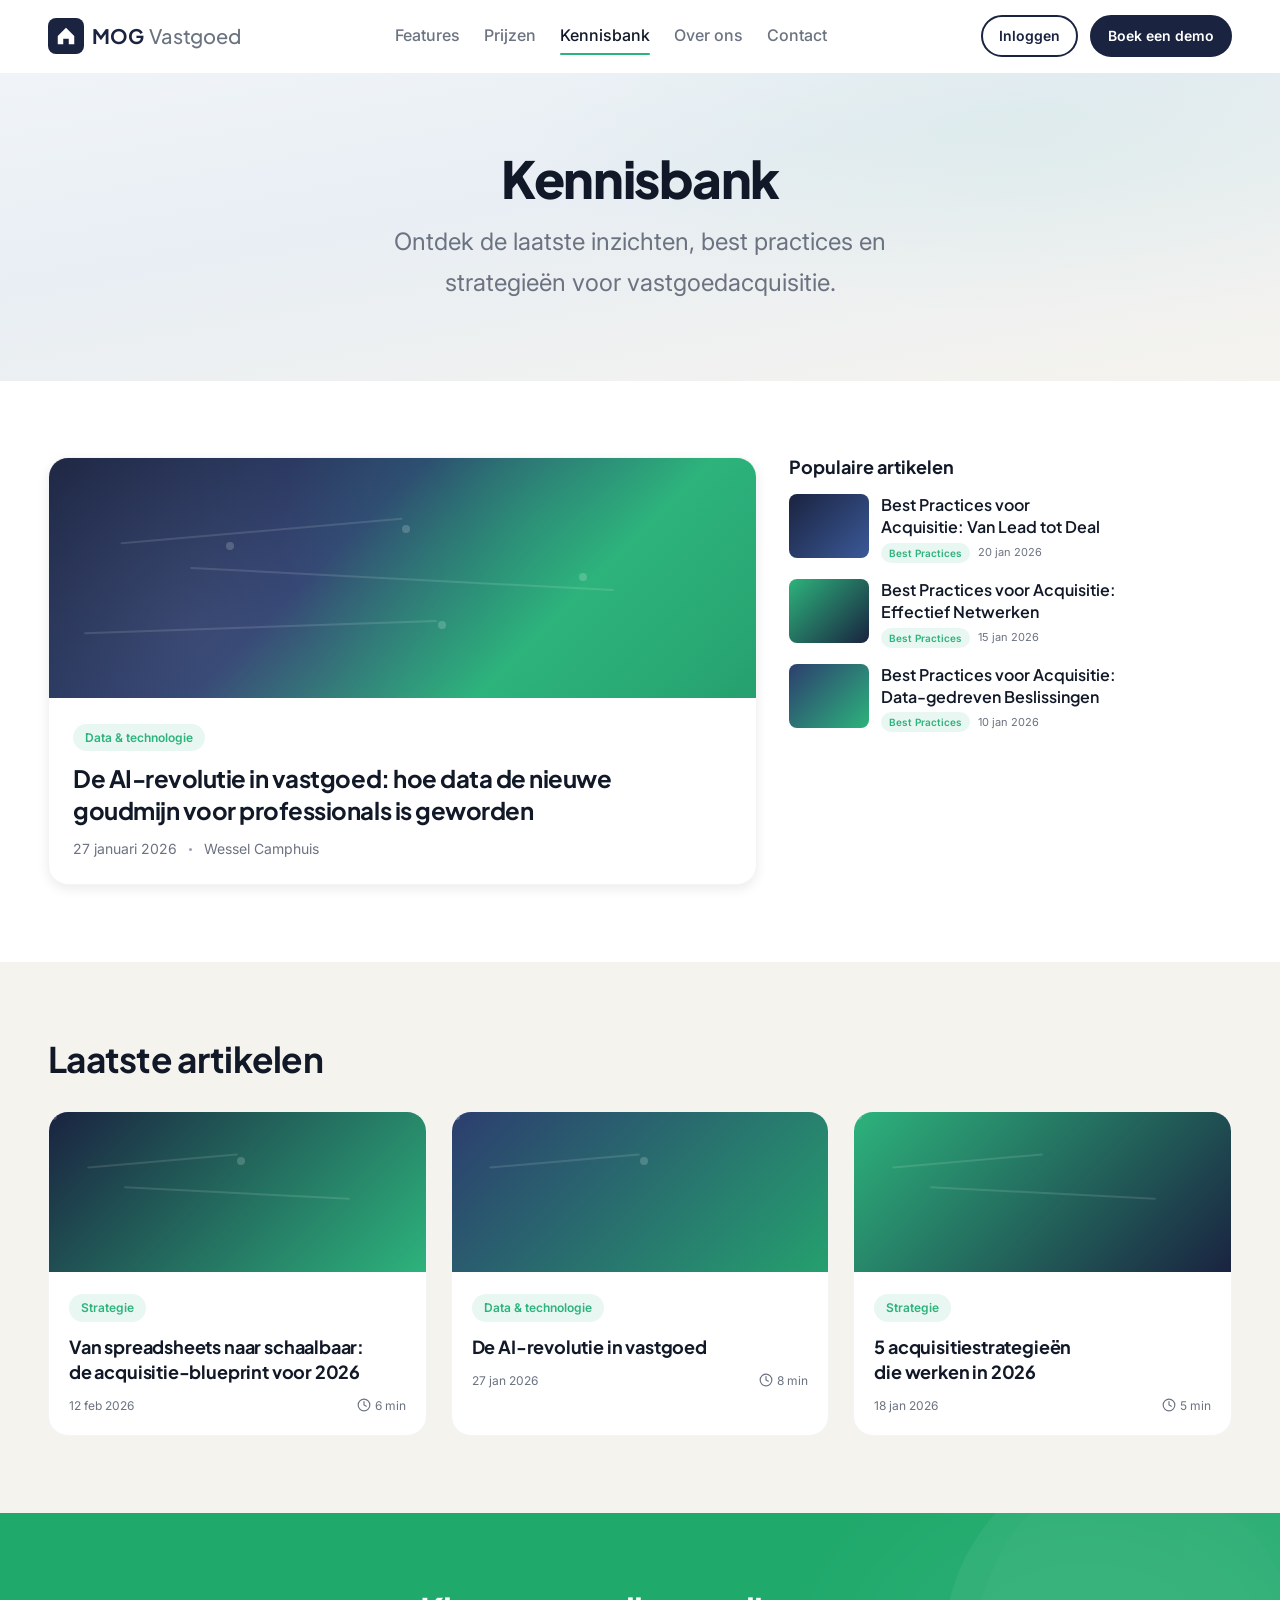
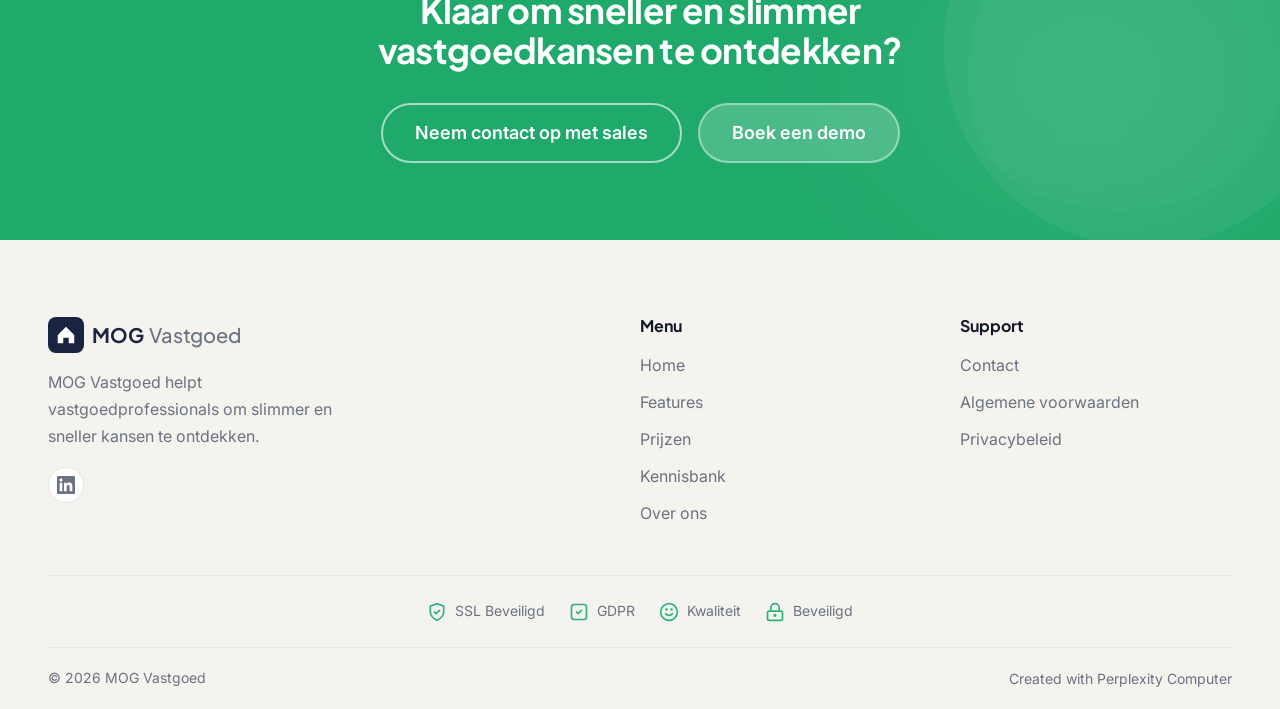
<file: kennisbank.html>
<!DOCTYPE html>
<html lang="nl">
<head>
<!--
   ______                            __
  / ____/___  ____ ___  ____  __  __/ /____  _____
 / /   / __ \/ __ `__ \/ __ \/ / / / __/ _ \/ ___/
/ /___/ /_/ / / / / / / /_/ / /_/ / /_/  __/ /
\____/\____/_/ /_/ /_/ .___/\__,_/\__/\___/_/
                    /_/
        Created with Perplexity Computer
        https://www.perplexity.ai/computer
-->

<!-- Perplexity Computer Attribution — SEO Meta Tags -->
<meta name="generator" content="Perplexity Computer">
<meta name="author" content="Perplexity Computer">
<meta property="og:see_also" content="https://www.perplexity.ai/computer">
<link rel="author" href="https://www.perplexity.ai/computer">

<meta charset="UTF-8">
<meta name="viewport" content="width=device-width, initial-scale=1.0">
<title>Kennisbank — MOG Vastgoed</title>
<meta name="description" content="Ontdek de laatste inzichten, best practices en strategieën voor vastgoedacquisitie in de MOG Vastgoed Kennisbank.">

<!-- Fonts -->
<link rel="preconnect" href="https://fonts.googleapis.com">
<link rel="preconnect" href="https://fonts.gstatic.com" crossorigin>
<link href="https://fonts.googleapis.com/css2?family=Inter:wght@400;500;600;700&family=Plus+Jakarta+Sans:wght@600;700;800&display=swap" rel="stylesheet">

<!-- Stylesheets -->
<link rel="stylesheet" href="./base.css">
<link rel="stylesheet" href="./style.css">
<link rel="stylesheet" href="./pages.css">

<!-- Favicon -->
<link rel="icon" type="image/svg+xml" href="data:image/svg+xml,%3Csvg xmlns='http://www.w3.org/2000/svg' viewBox='0 0 32 32'%3E%3Crect width='32' height='32' rx='6' fill='%231A2340'/%3E%3Cpath d='M16 6L8 14v10h5v-6h6v6h5V14L16 6z' fill='white'/%3E%3C/svg%3E">
</head>
<body>

<!-- ============================================
     HEADER
     ============================================ -->
<header class="site-header">
  <div class="container">
    <div class="header-inner">
      <a href="./index.html" class="logo" aria-label="MOG Vastgoed - Home">
        <div class="logo-icon">
          <svg width="22" height="22" viewBox="0 0 24 24" fill="none">
            <path d="M12 3L3 12v9h6v-6h6v6h6v-9L12 3z" fill="white"/>
          </svg>
        </div>
        <span class="logo-text">MOG <span>Vastgoed</span></span>
      </a>

      <nav class="nav-desktop" aria-label="Hoofdnavigatie">
        <a href="./features.html" class="nav-link">Features</a>
        <a href="./prijzen.html" class="nav-link">Prijzen</a>
        <a href="./kennisbank.html" class="nav-link active">Kennisbank</a>
        <a href="./over-ons.html" class="nav-link">Over ons</a>
        <a href="./contact.html" class="nav-link">Contact</a>
      </nav>

      <div class="header-actions">
        <a href="https://www.perplexity.ai/computer/a/mog-vastgoed-app-5S9ibVYXQ1ajwcrLmT9KFQ" target="_blank" class="btn btn-outline btn-sm">Inloggen</a>
        <a href="./contact.html" class="btn btn-primary btn-sm">Boek een demo</a>
      </div>

      <button class="mobile-menu-btn" aria-label="Open menu">
        <svg viewBox="0 0 24 24" fill="none" stroke="currentColor" stroke-width="2" stroke-linecap="round">
          <line x1="3" y1="6" x2="21" y2="6"/>
          <line x1="3" y1="12" x2="21" y2="12"/>
          <line x1="3" y1="18" x2="21" y2="18"/>
        </svg>
      </button>
    </div>
  </div>
</header>

<!-- Mobile Navigation -->
<div class="nav-mobile" aria-label="Mobiel menu">
  <div class="nav-mobile-panel">
    <div class="nav-mobile-close">
      <button aria-label="Sluit menu">
        <svg width="24" height="24" viewBox="0 0 24 24" fill="none" stroke="currentColor" stroke-width="2" stroke-linecap="round">
          <line x1="18" y1="6" x2="6" y2="18"/>
          <line x1="6" y1="6" x2="18" y2="18"/>
        </svg>
      </button>
    </div>
    <ul class="nav-mobile-links" role="list">
      <li><a href="./features.html">Features</a></li>
      <li><a href="./prijzen.html">Prijzen</a></li>
      <li><a href="./kennisbank.html" class="active">Kennisbank</a></li>
      <li><a href="./over-ons.html">Over ons</a></li>
      <li><a href="./contact.html">Contact</a></li>
    </ul>
    <div class="nav-mobile-actions">
      <a href="https://www.perplexity.ai/computer/a/mog-vastgoed-app-5S9ibVYXQ1ajwcrLmT9KFQ" target="_blank" class="btn btn-outline">Inloggen</a>
      <a href="./contact.html" class="btn btn-primary">Boek een demo</a>
    </div>
  </div>
</div>

<!-- ============================================
     MAIN CONTENT
     ============================================ -->
<main>

<!-- Hero -->
<section class="page-hero">
  <div class="container">
    <h1 class="reveal">Kennisbank</h1>
    <p class="reveal reveal-delay-1">Ontdek de laatste inzichten, best practices en strategieën voor vastgoedacquisitie.</p>
  </div>
</section>

<!-- Featured Article + Sidebar -->
<section class="page-section">
  <div class="container">
    <div class="kb-featured-layout reveal">

      <!-- Featured Article -->
      <a href="#" class="kb-featured">
        <div class="kb-featured-image">
          <div class="kb-data-deco">
            <div class="line"></div>
            <div class="line"></div>
            <div class="line"></div>
            <div class="dot"></div>
            <div class="dot"></div>
            <div class="dot"></div>
            <div class="dot"></div>
          </div>
        </div>
        <div class="kb-featured-body">
          <span class="kb-category">Data &amp; technologie</span>
          <h2>De AI-revolutie in vastgoed: hoe data de nieuwe goudmijn voor professionals is geworden</h2>
          <div class="kb-meta">
            <span>27 januari 2026</span>
            <span class="kb-meta-sep"></span>
            <span>Wessel Camphuis</span>
          </div>
        </div>
      </a>

      <!-- Sidebar: Popular Articles -->
      <div class="kb-sidebar">
        <h3>Populaire artikelen</h3>
        <div class="kb-popular-list">

          <a href="#" class="kb-popular-item">
            <div class="kb-popular-thumb kb-popular-thumb--1"></div>
            <div class="kb-popular-info">
              <h4>Best Practices voor Acquisitie: Van Lead tot Deal</h4>
              <div class="kb-popular-meta">
                <span class="kb-category" style="margin:0; font-size:10px; padding:2px 8px;">Best Practices</span>
                <span>20 jan 2026</span>
              </div>
            </div>
          </a>

          <a href="#" class="kb-popular-item">
            <div class="kb-popular-thumb kb-popular-thumb--2"></div>
            <div class="kb-popular-info">
              <h4>Best Practices voor Acquisitie: Effectief Netwerken</h4>
              <div class="kb-popular-meta">
                <span class="kb-category" style="margin:0; font-size:10px; padding:2px 8px;">Best Practices</span>
                <span>15 jan 2026</span>
              </div>
            </div>
          </a>

          <a href="#" class="kb-popular-item">
            <div class="kb-popular-thumb kb-popular-thumb--3"></div>
            <div class="kb-popular-info">
              <h4>Best Practices voor Acquisitie: Data-gedreven Beslissingen</h4>
              <div class="kb-popular-meta">
                <span class="kb-category" style="margin:0; font-size:10px; padding:2px 8px;">Best Practices</span>
                <span>10 jan 2026</span>
              </div>
            </div>
          </a>

        </div>
      </div>

    </div>
  </div>
</section>

<!-- Latest Articles -->
<section class="page-section page-section--surface">
  <div class="container">
    <h2 class="kb-section-title reveal">Laatste artikelen</h2>
    <div class="kb-grid">

      <!-- Card 1 -->
      <a href="#" class="kb-card reveal">
        <div class="kb-card-image kb-card-image--1">
          <div class="kb-data-deco">
            <div class="line"></div>
            <div class="line"></div>
            <div class="dot"></div>
            <div class="dot"></div>
          </div>
        </div>
        <div class="kb-card-body">
          <span class="kb-category">Strategie</span>
          <h3>Van spreadsheets naar schaalbaar: de acquisitie-blueprint voor 2026</h3>
          <div class="kb-card-footer">
            <span>12 feb 2026</span>
            <span class="kb-read-time">
              <svg width="14" height="14" viewBox="0 0 24 24" fill="none" stroke="currentColor" stroke-width="2" stroke-linecap="round" stroke-linejoin="round"><circle cx="12" cy="12" r="10"/><polyline points="12 6 12 12 16 14"/></svg>
              6 min
            </span>
          </div>
        </div>
      </a>

      <!-- Card 2 -->
      <a href="#" class="kb-card reveal reveal-delay-1">
        <div class="kb-card-image kb-card-image--2">
          <div class="kb-data-deco">
            <div class="line"></div>
            <div class="dot"></div>
            <div class="dot"></div>
            <div class="dot"></div>
          </div>
        </div>
        <div class="kb-card-body">
          <span class="kb-category">Data &amp; technologie</span>
          <h3>De AI-revolutie in vastgoed</h3>
          <div class="kb-card-footer">
            <span>27 jan 2026</span>
            <span class="kb-read-time">
              <svg width="14" height="14" viewBox="0 0 24 24" fill="none" stroke="currentColor" stroke-width="2" stroke-linecap="round" stroke-linejoin="round"><circle cx="12" cy="12" r="10"/><polyline points="12 6 12 12 16 14"/></svg>
              8 min
            </span>
          </div>
        </div>
      </a>

      <!-- Card 3 -->
      <a href="#" class="kb-card reveal reveal-delay-2">
        <div class="kb-card-image kb-card-image--3">
          <div class="kb-data-deco">
            <div class="line"></div>
            <div class="line"></div>
            <div class="dot"></div>
          </div>
        </div>
        <div class="kb-card-body">
          <span class="kb-category">Strategie</span>
          <h3>5 acquisitiestrategieën die werken in 2026</h3>
          <div class="kb-card-footer">
            <span>18 jan 2026</span>
            <span class="kb-read-time">
              <svg width="14" height="14" viewBox="0 0 24 24" fill="none" stroke="currentColor" stroke-width="2" stroke-linecap="round" stroke-linejoin="round"><circle cx="12" cy="12" r="10"/><polyline points="12 6 12 12 16 14"/></svg>
              5 min
            </span>
          </div>
        </div>
      </a>

    </div>
  </div>
</section>

<!-- CTA Banner -->
<section class="cta-banner">
  <div class="container">
    <svg class="cta-shape" viewBox="0 0 400 400" fill="none">
      <path d="M200 0C310 0 400 90 400 200S310 400 200 400 0 310 0 200 90 0 200 0z" fill="white" opacity="0.5"/>
      <path d="M250 50C340 80 370 180 330 270S190 380 100 350 10 210 50 120 160 20 250 50z" fill="white" opacity="0.3"/>
      <circle cx="300" cy="100" r="60" fill="white" opacity="0.15"/>
      <circle cx="150" cy="300" r="40" fill="white" opacity="0.1"/>
    </svg>
    <div class="cta-content reveal">
      <h2 class="cta-heading">Klaar om sneller en slimmer vastgoedkansen te ontdekken?</h2>
      <div class="cta-actions">
        <a href="./contact.html" class="btn btn-outline-white btn-lg">Neem contact op met sales</a>
        <a href="./contact.html" class="btn btn-white-fill btn-lg">Boek een demo</a>
      </div>
    </div>
  </div>
</section>

</main>

<!-- ============================================
     FOOTER
     ============================================ -->
<footer class="site-footer">
  <div class="container">
    <div class="footer-grid">
      <div class="footer-brand">
        <a href="./index.html" class="logo" aria-label="MOG Vastgoed">
          <div class="logo-icon">
            <svg width="22" height="22" viewBox="0 0 24 24" fill="none">
              <path d="M12 3L3 12v9h6v-6h6v6h6v-9L12 3z" fill="white"/>
            </svg>
          </div>
          <span class="logo-text">MOG <span>Vastgoed</span></span>
        </a>
        <p>MOG Vastgoed helpt vastgoedprofessionals om slimmer en sneller kansen te ontdekken.</p>
        <div class="footer-social">
          <a href="#" aria-label="LinkedIn" target="_blank" rel="noopener noreferrer">
            <svg width="18" height="18" viewBox="0 0 24 24" fill="currentColor">
              <path d="M20.447 20.452h-3.554v-5.569c0-1.328-.027-3.037-1.852-3.037-1.853 0-2.136 1.445-2.136 2.939v5.667H9.351V9h3.414v1.561h.046c.477-.9 1.637-1.85 3.37-1.85 3.601 0 4.267 2.37 4.267 5.455v6.286zM5.337 7.433c-1.144 0-2.063-.926-2.063-2.065 0-1.138.92-2.063 2.063-2.063 1.14 0 2.064.925 2.064 2.063 0 1.139-.925 2.065-2.064 2.065zm1.782 13.019H3.555V9h3.564v11.452zM22.225 0H1.771C.792 0 0 .774 0 1.729v20.542C0 23.227.792 24 1.771 24h20.451C23.2 24 24 23.227 24 22.271V1.729C24 .774 23.2 0 22.222 0h.003z"/>
            </svg>
          </a>
        </div>
      </div>

      <div>
        <h4 class="footer-col-title">Menu</h4>
        <ul class="footer-links" role="list">
          <li><a href="./index.html">Home</a></li>
          <li><a href="./features.html">Features</a></li>
          <li><a href="./prijzen.html">Prijzen</a></li>
          <li><a href="./kennisbank.html">Kennisbank</a></li>
          <li><a href="./over-ons.html">Over ons</a></li>
        </ul>
      </div>

      <div>
        <h4 class="footer-col-title">Support</h4>
        <ul class="footer-links" role="list">
          <li><a href="./contact.html">Contact</a></li>
          <li><a href="./algemene-voorwaarden.html">Algemene voorwaarden</a></li>
          <li><a href="./privacybeleid.html">Privacybeleid</a></li>
        </ul>
      </div>
    </div>

    <div class="footer-badges">
      <div class="footer-badge">
        <svg viewBox="0 0 24 24" fill="none" stroke="#2DB37C" stroke-width="2">
          <path d="M12 22s8-4 8-10V5l-8-3-8 3v7c0 6 8 10 8 10z"/>
          <path d="M9 12l2 2 4-4" stroke-linecap="round" stroke-linejoin="round"/>
        </svg>
        <span>SSL Beveiligd</span>
      </div>
      <div class="footer-badge">
        <svg viewBox="0 0 24 24" fill="none" stroke="#2DB37C" stroke-width="2">
          <rect x="3" y="3" width="18" height="18" rx="3"/>
          <path d="M9 12l2 2 4-4" stroke-linecap="round" stroke-linejoin="round"/>
        </svg>
        <span>GDPR</span>
      </div>
      <div class="footer-badge">
        <svg viewBox="0 0 24 24" fill="none" stroke="#2DB37C" stroke-width="2">
          <circle cx="12" cy="12" r="10"/>
          <path d="M8 14s1.5 2 4 2 4-2 4-2" stroke-linecap="round"/>
          <line x1="9" y1="9" x2="9.01" y2="9" stroke-width="3" stroke-linecap="round"/>
          <line x1="15" y1="9" x2="15.01" y2="9" stroke-width="3" stroke-linecap="round"/>
        </svg>
        <span>Kwaliteit</span>
      </div>
      <div class="footer-badge">
        <svg viewBox="0 0 24 24" fill="none" stroke="#2DB37C" stroke-width="2">
          <rect x="3" y="11" width="18" height="11" rx="2"/>
          <path d="M7 11V7a5 5 0 0 1 10 0v4"/>
          <circle cx="12" cy="16" r="1"/>
        </svg>
        <span>Beveiligd</span>
      </div>
    </div>

    <div class="footer-bottom">
      <span class="footer-bottom-left">© 2026 MOG Vastgoed</span>
      <span class="footer-bottom-right">
        <a href="https://www.perplexity.ai/computer" target="_blank" rel="noopener noreferrer">Created with Perplexity Computer</a>
      </span>
    </div>
  </div>
</footer>

<script src="./shared.js"></script>
</body>
</html>
</file>
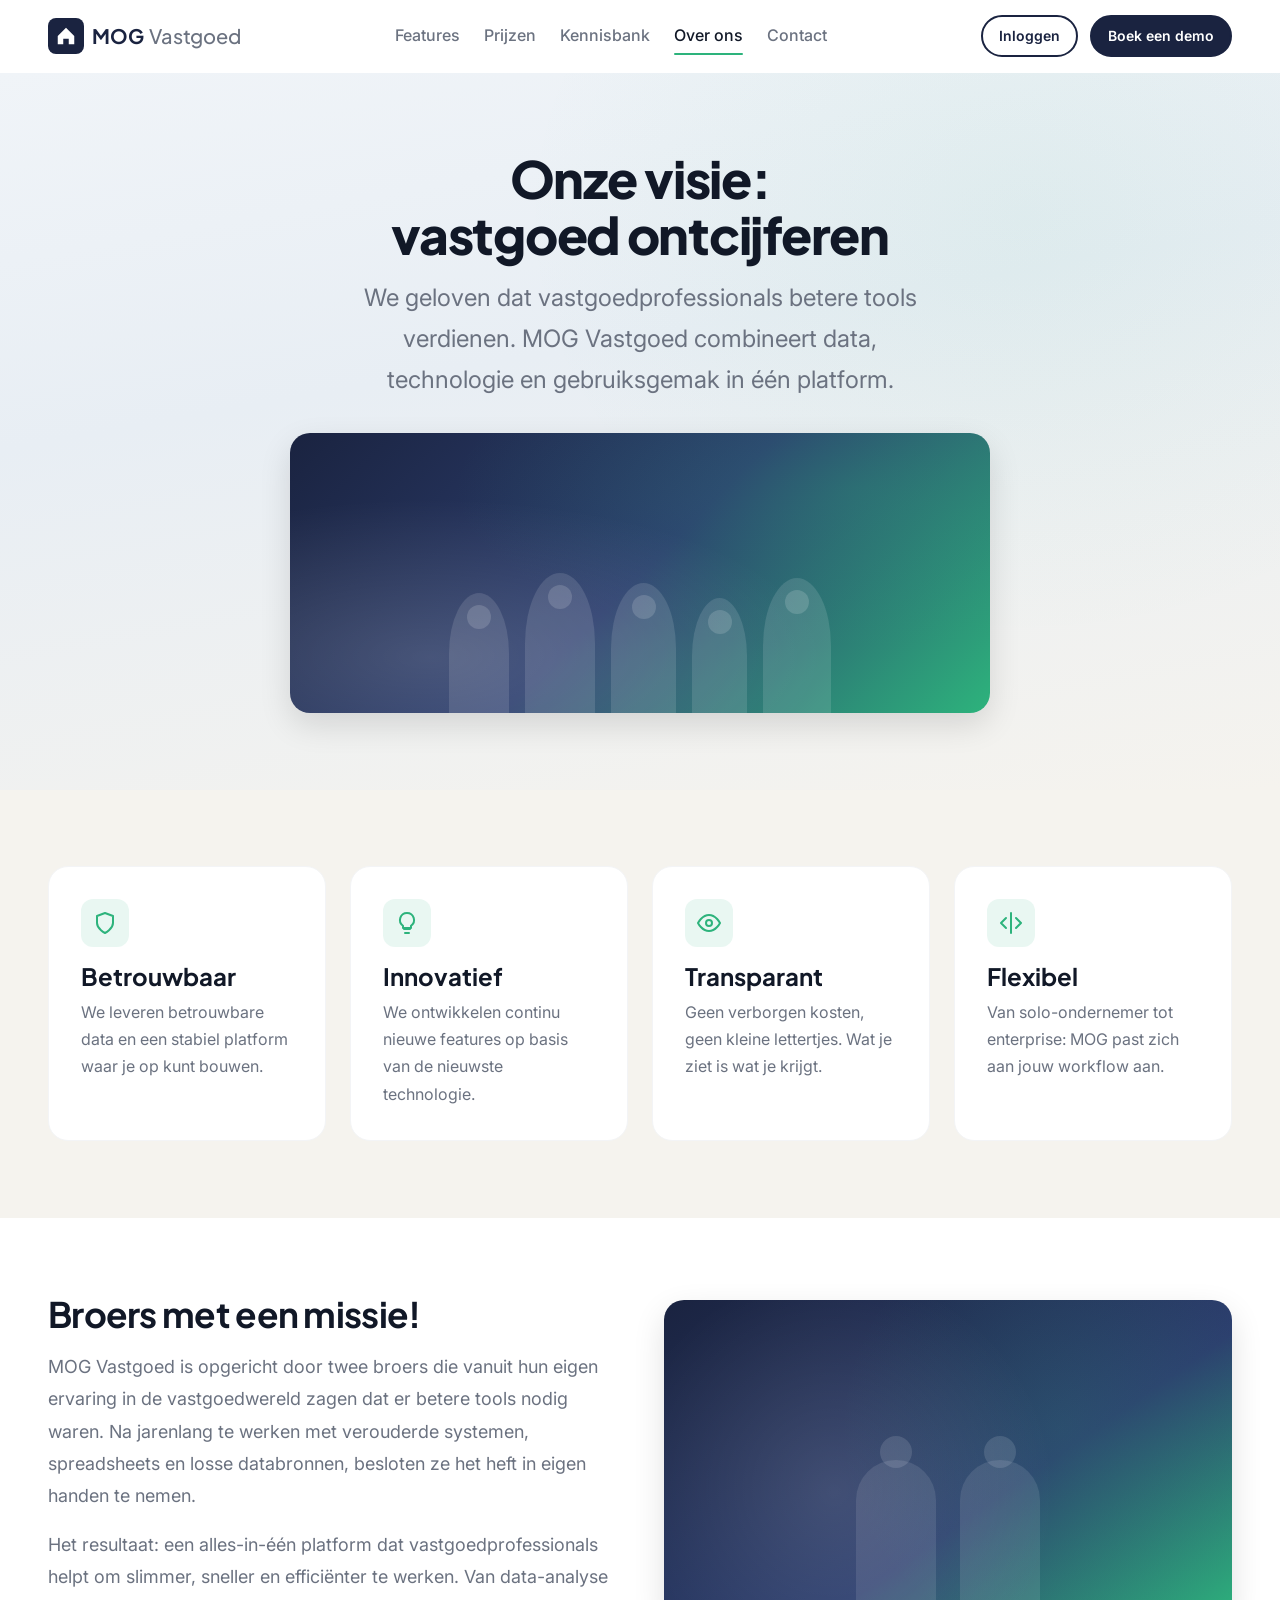
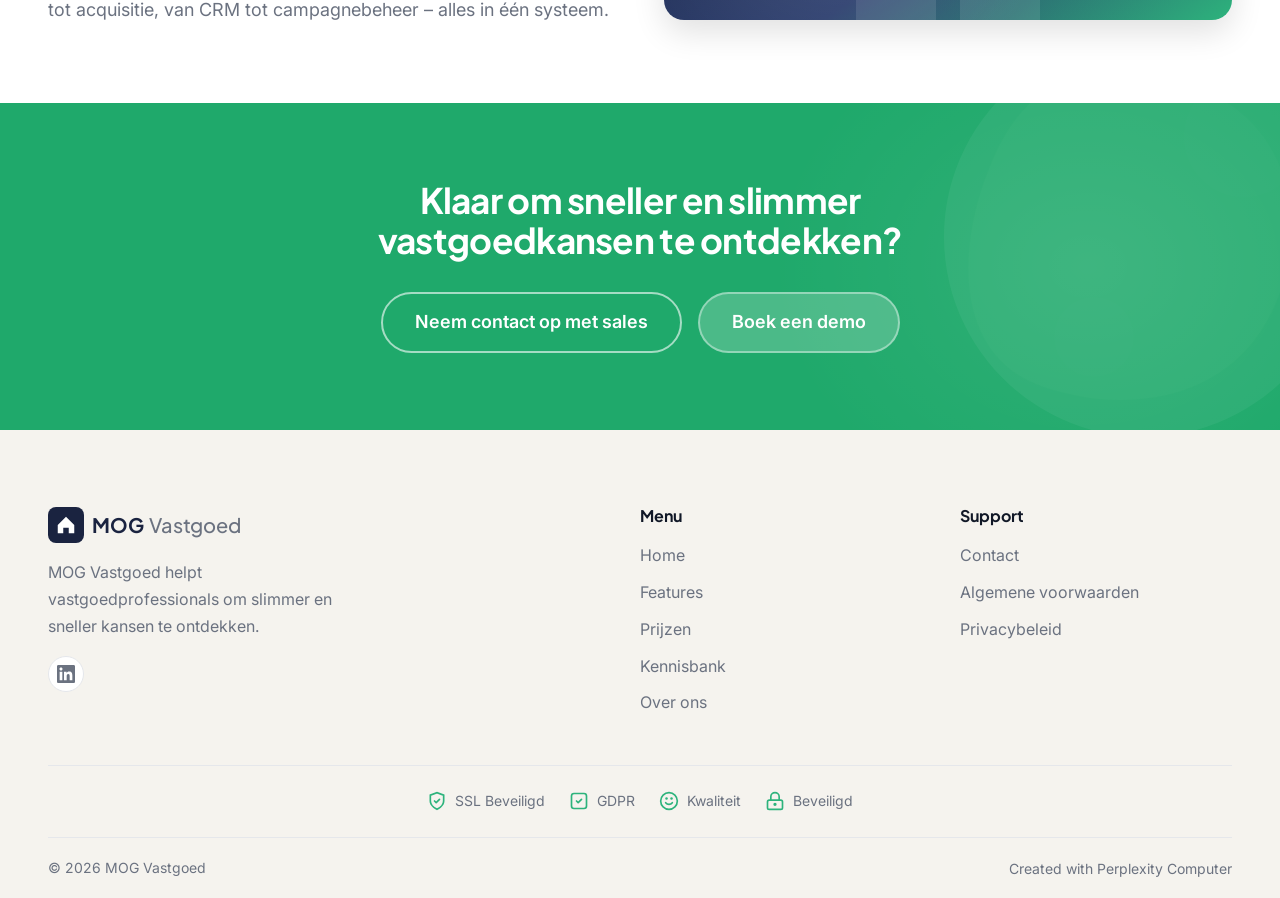
<file: over-ons.html>
<!DOCTYPE html>
<html lang="nl">
<head>
<!--
   ______                            __
  / ____/___  ____ ___  ____  __  __/ /____  _____
 / /   / __ \/ __ `__ \/ __ \/ / / / __/ _ \/ ___/
/ /___/ /_/ / / / / / / /_/ / /_/ / /_/  __/ /
\____/\____/_/ /_/ /_/ .___/\__,_/\__/\___/_/
                    /_/
        Created with Perplexity Computer
        https://www.perplexity.ai/computer
-->

<!-- Perplexity Computer Attribution — SEO Meta Tags -->
<meta name="generator" content="Perplexity Computer">
<meta name="author" content="Perplexity Computer">
<meta property="og:see_also" content="https://www.perplexity.ai/computer">
<link rel="author" href="https://www.perplexity.ai/computer">

<meta charset="UTF-8">
<meta name="viewport" content="width=device-width, initial-scale=1.0">
<title>Over ons — MOG Vastgoed</title>
<meta name="description" content="Ontdek het team achter MOG Vastgoed. Twee broers met een missie: vastgoedprofessionals helpen om slimmer te werken.">

<!-- Fonts -->
<link rel="preconnect" href="https://fonts.googleapis.com">
<link rel="preconnect" href="https://fonts.gstatic.com" crossorigin>
<link href="https://fonts.googleapis.com/css2?family=Inter:wght@400;500;600;700&family=Plus+Jakarta+Sans:wght@600;700;800&display=swap" rel="stylesheet">

<!-- Stylesheets -->
<link rel="stylesheet" href="./base.css">
<link rel="stylesheet" href="./style.css">
<link rel="stylesheet" href="./pages.css">

<!-- Favicon -->
<link rel="icon" type="image/svg+xml" href="data:image/svg+xml,%3Csvg xmlns='http://www.w3.org/2000/svg' viewBox='0 0 32 32'%3E%3Crect width='32' height='32' rx='6' fill='%231A2340'/%3E%3Cpath d='M16 6L8 14v10h5v-6h6v6h5V14L16 6z' fill='white'/%3E%3C/svg%3E">
</head>
<body>

<!-- ============================================
     HEADER
     ============================================ -->
<header class="site-header">
  <div class="container">
    <div class="header-inner">
      <a href="./index.html" class="logo" aria-label="MOG Vastgoed - Home">
        <div class="logo-icon">
          <svg width="22" height="22" viewBox="0 0 24 24" fill="none">
            <path d="M12 3L3 12v9h6v-6h6v6h6v-9L12 3z" fill="white"/>
          </svg>
        </div>
        <span class="logo-text">MOG <span>Vastgoed</span></span>
      </a>

      <nav class="nav-desktop" aria-label="Hoofdnavigatie">
        <a href="./features.html" class="nav-link">Features</a>
        <a href="./prijzen.html" class="nav-link">Prijzen</a>
        <a href="./kennisbank.html" class="nav-link">Kennisbank</a>
        <a href="./over-ons.html" class="nav-link active">Over ons</a>
        <a href="./contact.html" class="nav-link">Contact</a>
      </nav>

      <div class="header-actions">
        <a href="https://www.perplexity.ai/computer/a/mog-vastgoed-app-5S9ibVYXQ1ajwcrLmT9KFQ" target="_blank" class="btn btn-outline btn-sm">Inloggen</a>
        <a href="./contact.html" class="btn btn-primary btn-sm">Boek een demo</a>
      </div>

      <button class="mobile-menu-btn" aria-label="Open menu">
        <svg viewBox="0 0 24 24" fill="none" stroke="currentColor" stroke-width="2" stroke-linecap="round">
          <line x1="3" y1="6" x2="21" y2="6"/>
          <line x1="3" y1="12" x2="21" y2="12"/>
          <line x1="3" y1="18" x2="21" y2="18"/>
        </svg>
      </button>
    </div>
  </div>
</header>

<!-- Mobile Navigation -->
<div class="nav-mobile" aria-label="Mobiel menu">
  <div class="nav-mobile-panel">
    <div class="nav-mobile-close">
      <button aria-label="Sluit menu">
        <svg width="24" height="24" viewBox="0 0 24 24" fill="none" stroke="currentColor" stroke-width="2" stroke-linecap="round">
          <line x1="18" y1="6" x2="6" y2="18"/>
          <line x1="6" y1="6" x2="18" y2="18"/>
        </svg>
      </button>
    </div>
    <ul class="nav-mobile-links" role="list">
      <li><a href="./features.html">Features</a></li>
      <li><a href="./prijzen.html">Prijzen</a></li>
      <li><a href="./kennisbank.html">Kennisbank</a></li>
      <li><a href="./over-ons.html" class="active">Over ons</a></li>
      <li><a href="./contact.html">Contact</a></li>
    </ul>
    <div class="nav-mobile-actions">
      <a href="https://www.perplexity.ai/computer/a/mog-vastgoed-app-5S9ibVYXQ1ajwcrLmT9KFQ" target="_blank" class="btn btn-outline">Inloggen</a>
      <a href="./contact.html" class="btn btn-primary">Boek een demo</a>
    </div>
  </div>
</div>

<!-- ============================================
     MAIN CONTENT
     ============================================ -->
<main>

<!-- Hero Section -->
<section class="page-hero">
  <div class="container">
    <h1 class="reveal">Onze visie: vastgoed ontcijferen</h1>
    <p class="reveal reveal-delay-1">We geloven dat vastgoedprofessionals betere tools verdienen. MOG Vastgoed combineert data, technologie en gebruiksgemak in één platform.</p>
    <div class="team-photo-placeholder reveal reveal-delay-2">
      <div class="silhouettes">
        <div class="silhouette"><div class="silhouette-head"></div></div>
        <div class="silhouette"><div class="silhouette-head"></div></div>
        <div class="silhouette"><div class="silhouette-head"></div></div>
        <div class="silhouette"><div class="silhouette-head"></div></div>
        <div class="silhouette"><div class="silhouette-head"></div></div>
      </div>
    </div>
  </div>
</section>

<!-- Values Section -->
<section class="page-section page-section--surface">
  <div class="container">
    <div class="values-grid">
      <!-- Betrouwbaar -->
      <div class="value-card reveal">
        <div class="value-icon">
          <svg viewBox="0 0 24 24" fill="none" stroke="currentColor" stroke-width="2" stroke-linecap="round" stroke-linejoin="round">
            <path d="M12 22s8-4 8-10V5l-8-3-8 3v7c0 6 8 10 8 10z"/>
          </svg>
        </div>
        <h3>Betrouwbaar</h3>
        <p>We leveren betrouwbare data en een stabiel platform waar je op kunt bouwen.</p>
      </div>

      <!-- Innovatief -->
      <div class="value-card reveal reveal-delay-1">
        <div class="value-icon">
          <svg viewBox="0 0 24 24" fill="none" stroke="currentColor" stroke-width="2" stroke-linecap="round" stroke-linejoin="round">
            <path d="M9 18h6"/>
            <path d="M10 22h4"/>
            <path d="M12 2a7 7 0 0 1 4 12.75V17H8v-2.25A7 7 0 0 1 12 2z"/>
          </svg>
        </div>
        <h3>Innovatief</h3>
        <p>We ontwikkelen continu nieuwe features op basis van de nieuwste technologie.</p>
      </div>

      <!-- Transparant -->
      <div class="value-card reveal reveal-delay-2">
        <div class="value-icon">
          <svg viewBox="0 0 24 24" fill="none" stroke="currentColor" stroke-width="2" stroke-linecap="round" stroke-linejoin="round">
            <path d="M1 12s4-8 11-8 11 8 11 8-4 8-11 8-11-8-11-8z"/>
            <circle cx="12" cy="12" r="3"/>
          </svg>
        </div>
        <h3>Transparant</h3>
        <p>Geen verborgen kosten, geen kleine lettertjes. Wat je ziet is wat je krijgt.</p>
      </div>

      <!-- Flexibel -->
      <div class="value-card reveal reveal-delay-3">
        <div class="value-icon">
          <svg viewBox="0 0 24 24" fill="none" stroke="currentColor" stroke-width="2" stroke-linecap="round" stroke-linejoin="round">
            <polyline points="7 17 2 12 7 7"/>
            <polyline points="17 7 22 12 17 17"/>
            <line x1="12" y1="2" x2="12" y2="22"/>
          </svg>
        </div>
        <h3>Flexibel</h3>
        <p>Van solo-ondernemer tot enterprise: MOG past zich aan jouw workflow aan.</p>
      </div>
    </div>
  </div>
</section>

<!-- Story Section -->
<section class="page-section">
  <div class="container">
    <div class="story-grid">
      <div class="story-content reveal">
        <h2>Broers met een missie!</h2>
        <p>MOG Vastgoed is opgericht door twee broers die vanuit hun eigen ervaring in de vastgoedwereld zagen dat er betere tools nodig waren. Na jarenlang te werken met verouderde systemen, spreadsheets en losse databronnen, besloten ze het heft in eigen handen te nemen.</p>
        <p>Het resultaat: een alles-in-één platform dat vastgoedprofessionals helpt om slimmer, sneller en efficiënter te werken. Van data-analyse tot acquisitie, van CRM tot campagnebeheer – alles in één systeem.</p>
      </div>
      <div class="founders-placeholder reveal reveal-delay-1">
        <div class="founders-silhouettes">
          <div class="founder-silhouette">
            <div class="head"></div>
            <div class="body"></div>
          </div>
          <div class="founder-silhouette">
            <div class="head"></div>
            <div class="body"></div>
          </div>
        </div>
      </div>
    </div>
  </div>
</section>

<!-- CTA Banner -->
<section class="cta-banner">
  <div class="container">
    <svg class="cta-shape" viewBox="0 0 400 400" fill="none">
      <path d="M200 0C310 0 400 90 400 200S310 400 200 400 0 310 0 200 90 0 200 0z" fill="white" opacity="0.5"/>
      <path d="M250 50C340 80 370 180 330 270S190 380 100 350 10 210 50 120 160 20 250 50z" fill="white" opacity="0.3"/>
      <circle cx="300" cy="100" r="60" fill="white" opacity="0.15"/>
      <circle cx="150" cy="300" r="40" fill="white" opacity="0.1"/>
    </svg>
    <div class="cta-content reveal">
      <h2 class="cta-heading">Klaar om sneller en slimmer vastgoedkansen te ontdekken?</h2>
      <div class="cta-actions">
        <a href="./contact.html" class="btn btn-outline-white btn-lg">Neem contact op met sales</a>
        <a href="./contact.html" class="btn btn-white-fill btn-lg">Boek een demo</a>
      </div>
    </div>
  </div>
</section>

</main>

<!-- ============================================
     FOOTER
     ============================================ -->
<footer class="site-footer">
  <div class="container">
    <div class="footer-grid">
      <div class="footer-brand">
        <a href="./index.html" class="logo" aria-label="MOG Vastgoed">
          <div class="logo-icon">
            <svg width="22" height="22" viewBox="0 0 24 24" fill="none">
              <path d="M12 3L3 12v9h6v-6h6v6h6v-9L12 3z" fill="white"/>
            </svg>
          </div>
          <span class="logo-text">MOG <span>Vastgoed</span></span>
        </a>
        <p>MOG Vastgoed helpt vastgoedprofessionals om slimmer en sneller kansen te ontdekken.</p>
        <div class="footer-social">
          <a href="#" aria-label="LinkedIn" target="_blank" rel="noopener noreferrer">
            <svg width="18" height="18" viewBox="0 0 24 24" fill="currentColor">
              <path d="M20.447 20.452h-3.554v-5.569c0-1.328-.027-3.037-1.852-3.037-1.853 0-2.136 1.445-2.136 2.939v5.667H9.351V9h3.414v1.561h.046c.477-.9 1.637-1.85 3.37-1.85 3.601 0 4.267 2.37 4.267 5.455v6.286zM5.337 7.433c-1.144 0-2.063-.926-2.063-2.065 0-1.138.92-2.063 2.063-2.063 1.14 0 2.064.925 2.064 2.063 0 1.139-.925 2.065-2.064 2.065zm1.782 13.019H3.555V9h3.564v11.452zM22.225 0H1.771C.792 0 0 .774 0 1.729v20.542C0 23.227.792 24 1.771 24h20.451C23.2 24 24 23.227 24 22.271V1.729C24 .774 23.2 0 22.222 0h.003z"/>
            </svg>
          </a>
        </div>
      </div>

      <div>
        <h4 class="footer-col-title">Menu</h4>
        <ul class="footer-links" role="list">
          <li><a href="./index.html">Home</a></li>
          <li><a href="./features.html">Features</a></li>
          <li><a href="./prijzen.html">Prijzen</a></li>
          <li><a href="./kennisbank.html">Kennisbank</a></li>
          <li><a href="./over-ons.html">Over ons</a></li>
        </ul>
      </div>

      <div>
        <h4 class="footer-col-title">Support</h4>
        <ul class="footer-links" role="list">
          <li><a href="./contact.html">Contact</a></li>
          <li><a href="./algemene-voorwaarden.html">Algemene voorwaarden</a></li>
          <li><a href="./privacybeleid.html">Privacybeleid</a></li>
        </ul>
      </div>
    </div>

    <div class="footer-badges">
      <div class="footer-badge">
        <svg viewBox="0 0 24 24" fill="none" stroke="#2DB37C" stroke-width="2">
          <path d="M12 22s8-4 8-10V5l-8-3-8 3v7c0 6 8 10 8 10z"/>
          <path d="M9 12l2 2 4-4" stroke-linecap="round" stroke-linejoin="round"/>
        </svg>
        <span>SSL Beveiligd</span>
      </div>
      <div class="footer-badge">
        <svg viewBox="0 0 24 24" fill="none" stroke="#2DB37C" stroke-width="2">
          <rect x="3" y="3" width="18" height="18" rx="3"/>
          <path d="M9 12l2 2 4-4" stroke-linecap="round" stroke-linejoin="round"/>
        </svg>
        <span>GDPR</span>
      </div>
      <div class="footer-badge">
        <svg viewBox="0 0 24 24" fill="none" stroke="#2DB37C" stroke-width="2">
          <circle cx="12" cy="12" r="10"/>
          <path d="M8 14s1.5 2 4 2 4-2 4-2" stroke-linecap="round"/>
          <line x1="9" y1="9" x2="9.01" y2="9" stroke-width="3" stroke-linecap="round"/>
          <line x1="15" y1="9" x2="15.01" y2="9" stroke-width="3" stroke-linecap="round"/>
        </svg>
        <span>Kwaliteit</span>
      </div>
      <div class="footer-badge">
        <svg viewBox="0 0 24 24" fill="none" stroke="#2DB37C" stroke-width="2">
          <rect x="3" y="11" width="18" height="11" rx="2"/>
          <path d="M7 11V7a5 5 0 0 1 10 0v4"/>
          <circle cx="12" cy="16" r="1"/>
        </svg>
        <span>Beveiligd</span>
      </div>
    </div>

    <div class="footer-bottom">
      <span class="footer-bottom-left">© 2026 MOG Vastgoed</span>
      <span class="footer-bottom-right">
        <a href="https://www.perplexity.ai/computer" target="_blank" rel="noopener noreferrer">Created with Perplexity Computer</a>
      </span>
    </div>
  </div>
</footer>

<script src="./shared.js"></script>
</body>
</html>
</file>
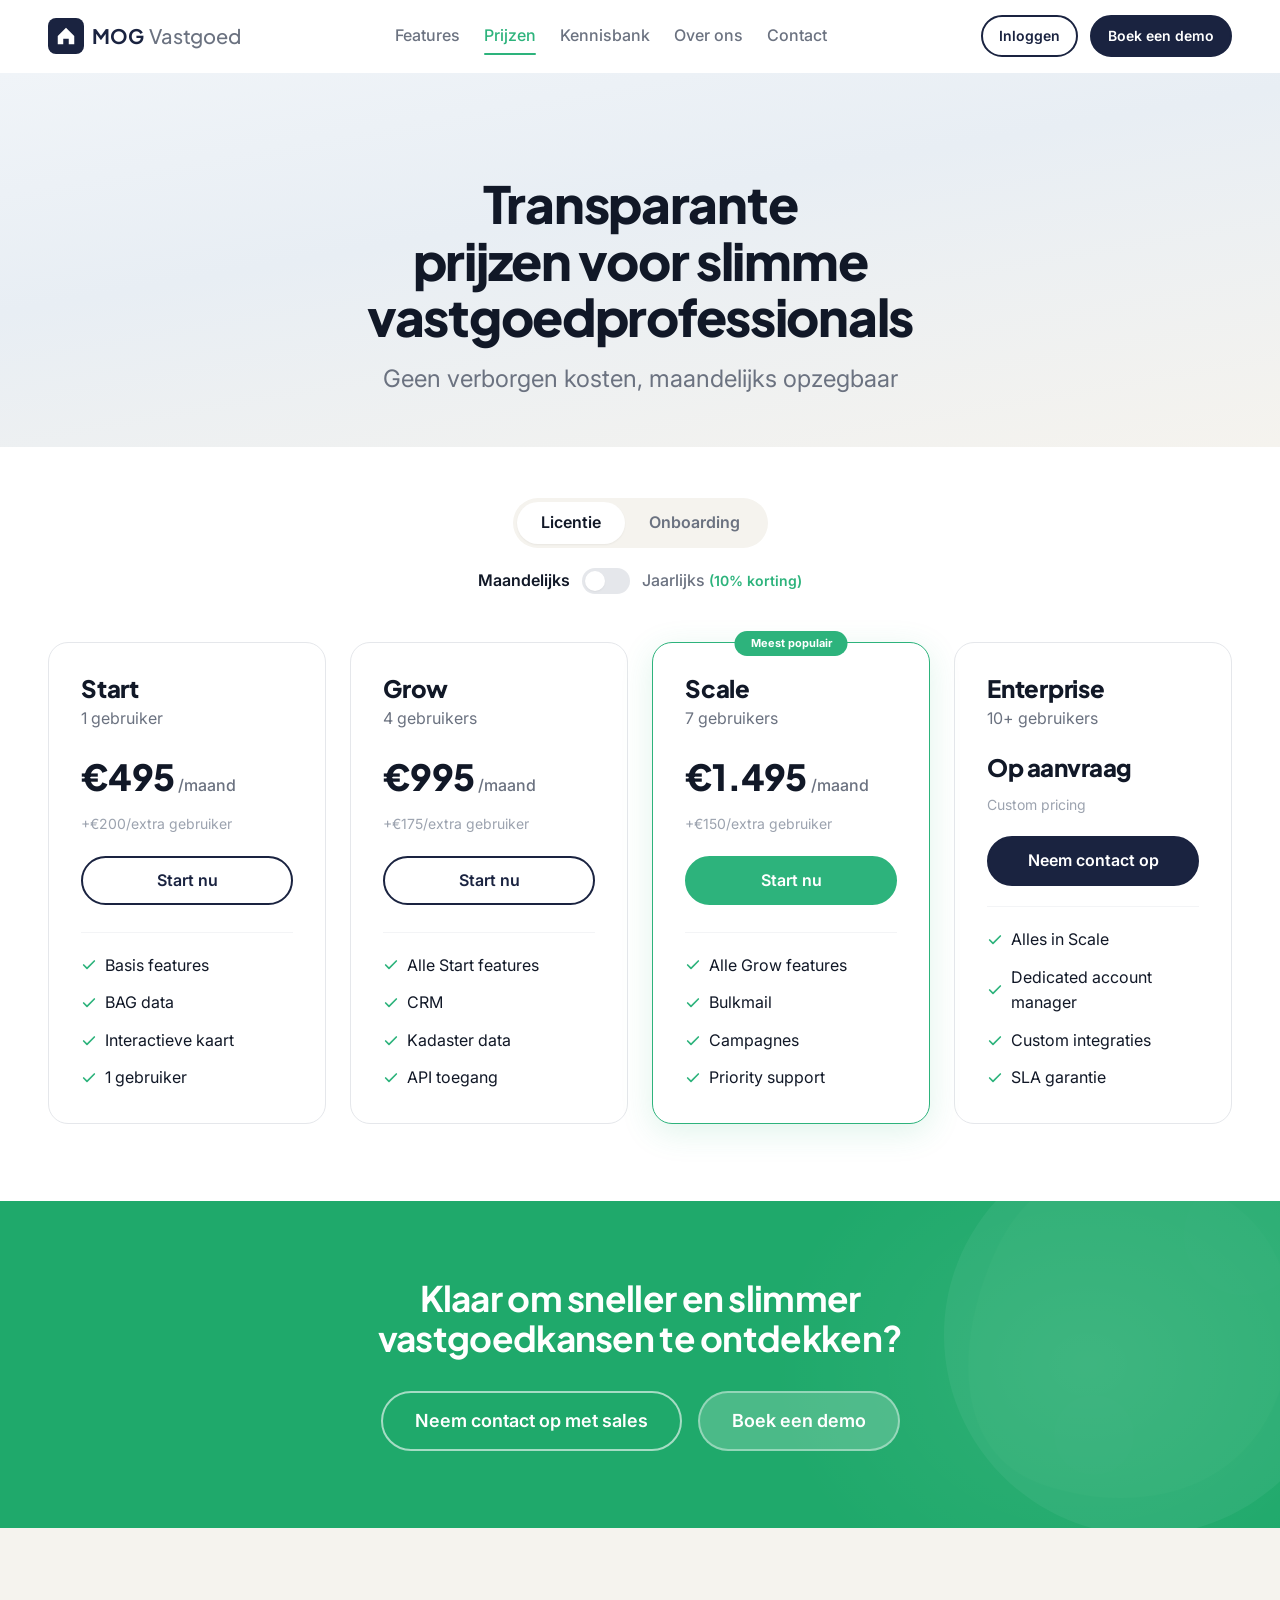
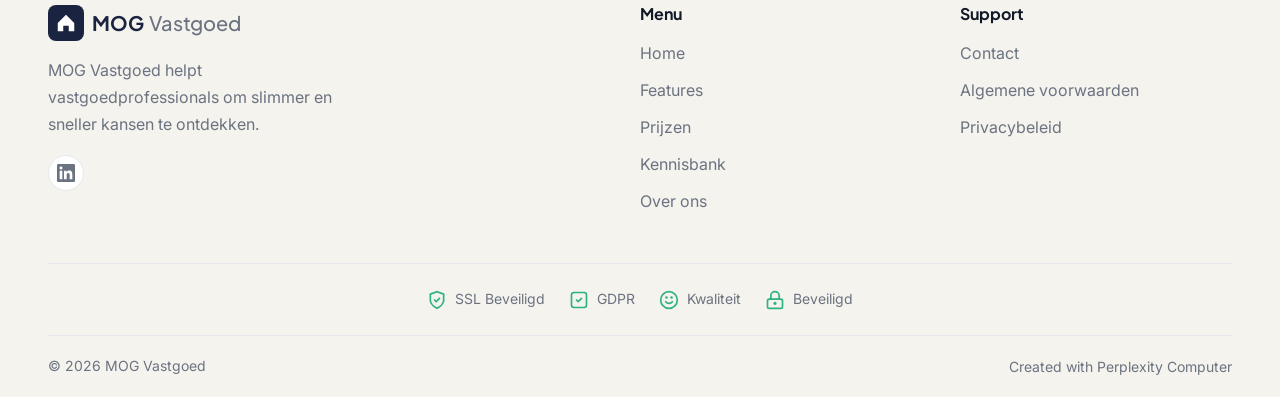
<file: prijzen.html>
<!DOCTYPE html>
<html lang="nl">
<head>
<!--
   ______                            __
  / ____/___  ____ ___  ____  __  __/ /____  _____
 / /   / __ \/ __ `__ \/ __ \/ / / / __/ _ \/ ___/
/ /___/ /_/ / / / / / / /_/ / /_/ / /_/  __/ /
\____/\____/_/ /_/ /_/ .___/\__,_/\__/\___/_/
                    /_/
        Created with Perplexity Computer
        https://www.perplexity.ai/computer
-->

<!-- Perplexity Computer Attribution — SEO Meta Tags -->
<meta name="generator" content="Perplexity Computer">
<meta name="author" content="Perplexity Computer">
<meta property="og:see_also" content="https://www.perplexity.ai/computer">
<link rel="author" href="https://www.perplexity.ai/computer">

<meta charset="UTF-8">
<meta name="viewport" content="width=device-width, initial-scale=1.0">
<title>Prijzen — MOG Vastgoed</title>
<meta name="description" content="Transparante prijzen voor slimme vastgoedprofessionals. Geen verborgen kosten, maandelijks opzegbaar.">

<!-- Fonts -->
<link rel="preconnect" href="https://fonts.googleapis.com">
<link rel="preconnect" href="https://fonts.gstatic.com" crossorigin>
<link href="https://fonts.googleapis.com/css2?family=Inter:wght@400;500;600;700&family=Plus+Jakarta+Sans:wght@600;700;800&display=swap" rel="stylesheet">

<!-- Stylesheets -->
<link rel="stylesheet" href="./base.css">
<link rel="stylesheet" href="./style.css">

<!-- Favicon -->
<link rel="icon" type="image/svg+xml" href="data:image/svg+xml,%3Csvg xmlns='http://www.w3.org/2000/svg' viewBox='0 0 32 32'%3E%3Crect width='32' height='32' rx='6' fill='%231A2340'/%3E%3Cpath d='M16 6L8 14v10h5v-6h6v6h5V14L16 6z' fill='white'/%3E%3C/svg%3E">
</head>
<body>

<!-- ============================================
     HEADER
     ============================================ -->
<header class="site-header">
  <div class="container">
    <div class="header-inner">
      <!-- Logo -->
      <a href="./index.html" class="logo" aria-label="MOG Vastgoed - Home">
        <div class="logo-icon">
          <svg width="22" height="22" viewBox="0 0 24 24" fill="none">
            <path d="M12 3L3 12v9h6v-6h6v6h6v-9L12 3z" fill="white"/>
          </svg>
        </div>
        <span class="logo-text">MOG <span>Vastgoed</span></span>
      </a>

      <!-- Desktop Navigation -->
      <nav class="nav-desktop" aria-label="Hoofdnavigatie">
        <a href="./features.html" class="nav-link">Features</a>
        <a href="./prijzen.html" class="nav-link active">Prijzen</a>
        <a href="./kennisbank.html" class="nav-link">Kennisbank</a>
        <a href="./over-ons.html" class="nav-link">Over ons</a>
        <a href="./contact.html" class="nav-link">Contact</a>
      </nav>

      <!-- Desktop Actions -->
      <div class="header-actions">
        <a href="https://www.perplexity.ai/computer/a/mog-vastgoed-app-5S9ibVYXQ1ajwcrLmT9KFQ" target="_blank" class="btn btn-outline btn-sm">Inloggen</a>
        <a href="./contact.html" class="btn btn-primary btn-sm">Boek een demo</a>
      </div>

      <!-- Mobile Menu Button -->
      <button class="mobile-menu-btn" aria-label="Open menu">
        <svg viewBox="0 0 24 24" fill="none" stroke="currentColor" stroke-width="2" stroke-linecap="round">
          <line x1="3" y1="6" x2="21" y2="6"/>
          <line x1="3" y1="12" x2="21" y2="12"/>
          <line x1="3" y1="18" x2="21" y2="18"/>
        </svg>
      </button>
    </div>
  </div>
</header>

<!-- Mobile Navigation -->
<div class="nav-mobile" aria-label="Mobiel menu">
  <div class="nav-mobile-panel">
    <div class="nav-mobile-close">
      <button aria-label="Sluit menu">
        <svg width="24" height="24" viewBox="0 0 24 24" fill="none" stroke="currentColor" stroke-width="2" stroke-linecap="round">
          <line x1="18" y1="6" x2="6" y2="18"/>
          <line x1="6" y1="6" x2="18" y2="18"/>
        </svg>
      </button>
    </div>
    <ul class="nav-mobile-links" role="list">
      <li><a href="./features.html">Features</a></li>
      <li><a href="./prijzen.html">Prijzen</a></li>
      <li><a href="./kennisbank.html">Kennisbank</a></li>
      <li><a href="./over-ons.html">Over ons</a></li>
      <li><a href="./contact.html">Contact</a></li>
    </ul>
    <div class="nav-mobile-actions">
      <a href="https://www.perplexity.ai/computer/a/mog-vastgoed-app-5S9ibVYXQ1ajwcrLmT9KFQ" target="_blank" class="btn btn-outline">Inloggen</a>
      <a href="./contact.html" class="btn btn-primary">Boek een demo</a>
    </div>
  </div>
</div>

<!-- ============================================
     MAIN CONTENT
     ============================================ -->
<main>

<!-- Pricing Hero -->
<section class="pricing-hero">
  <div class="container">
    <div class="pricing-hero-content reveal">
      <h1>Transparante prijzen voor slimme vastgoedprofessionals</h1>
      <p class="pricing-hero-sub">Geen verborgen kosten, maandelijks opzegbaar</p>
    </div>
  </div>
</section>

<!-- Pricing Controls + Cards -->
<section class="pricing-section">
  <div class="container">

    <!-- Toggle Controls -->
    <div class="pricing-controls reveal">
      <!-- Tab Toggle: Licentie / Onboarding -->
      <div class="pricing-tab-toggle">
        <button class="pricing-tab active" data-tab="licentie">Licentie</button>
        <button class="pricing-tab" data-tab="onboarding">Onboarding</button>
      </div>

      <!-- Billing Toggle (only for licentie) -->
      <div class="pricing-billing-toggle" id="billing-toggle">
        <span class="billing-label" data-billing="maandelijks">Maandelijks</span>
        <button class="billing-switch" id="billing-switch" role="switch" aria-checked="false" aria-label="Wissel tussen maandelijks en jaarlijks">
          <span class="billing-switch-knob"></span>
        </button>
        <span class="billing-label" data-billing="jaarlijks">Jaarlijks <em>(10% korting)</em></span>
      </div>
    </div>

    <!-- Licentie Cards -->
    <div class="pricing-cards" id="pricing-licentie">
      <!-- Start -->
      <div class="pricing-card reveal">
        <div class="pricing-card-header">
          <h3 class="pricing-card-name">Start</h3>
          <p class="pricing-card-users">1 gebruiker</p>
        </div>
        <div class="pricing-card-price">
          <span class="price-amount" data-monthly="495" data-annual="446">€495</span>
          <span class="price-period">/maand</span>
        </div>
        <p class="pricing-card-extra">+€200/extra gebruiker</p>
        <a href="./contact.html" class="btn btn-outline pricing-card-btn">Start nu</a>
        <ul class="pricing-card-features">
          <li>
            <svg width="16" height="16" viewBox="0 0 24 24" fill="none" stroke="#2DB37C" stroke-width="2.5" stroke-linecap="round" stroke-linejoin="round"><polyline points="20 6 9 17 4 12"/></svg>
            Basis features
          </li>
          <li>
            <svg width="16" height="16" viewBox="0 0 24 24" fill="none" stroke="#2DB37C" stroke-width="2.5" stroke-linecap="round" stroke-linejoin="round"><polyline points="20 6 9 17 4 12"/></svg>
            BAG data
          </li>
          <li>
            <svg width="16" height="16" viewBox="0 0 24 24" fill="none" stroke="#2DB37C" stroke-width="2.5" stroke-linecap="round" stroke-linejoin="round"><polyline points="20 6 9 17 4 12"/></svg>
            Interactieve kaart
          </li>
          <li>
            <svg width="16" height="16" viewBox="0 0 24 24" fill="none" stroke="#2DB37C" stroke-width="2.5" stroke-linecap="round" stroke-linejoin="round"><polyline points="20 6 9 17 4 12"/></svg>
            1 gebruiker
          </li>
        </ul>
      </div>

      <!-- Grow -->
      <div class="pricing-card reveal reveal-delay-1">
        <div class="pricing-card-header">
          <h3 class="pricing-card-name">Grow</h3>
          <p class="pricing-card-users">4 gebruikers</p>
        </div>
        <div class="pricing-card-price">
          <span class="price-amount" data-monthly="995" data-annual="896">€995</span>
          <span class="price-period">/maand</span>
        </div>
        <p class="pricing-card-extra">+€175/extra gebruiker</p>
        <a href="./contact.html" class="btn btn-outline pricing-card-btn">Start nu</a>
        <ul class="pricing-card-features">
          <li>
            <svg width="16" height="16" viewBox="0 0 24 24" fill="none" stroke="#2DB37C" stroke-width="2.5" stroke-linecap="round" stroke-linejoin="round"><polyline points="20 6 9 17 4 12"/></svg>
            Alle Start features
          </li>
          <li>
            <svg width="16" height="16" viewBox="0 0 24 24" fill="none" stroke="#2DB37C" stroke-width="2.5" stroke-linecap="round" stroke-linejoin="round"><polyline points="20 6 9 17 4 12"/></svg>
            CRM
          </li>
          <li>
            <svg width="16" height="16" viewBox="0 0 24 24" fill="none" stroke="#2DB37C" stroke-width="2.5" stroke-linecap="round" stroke-linejoin="round"><polyline points="20 6 9 17 4 12"/></svg>
            Kadaster data
          </li>
          <li>
            <svg width="16" height="16" viewBox="0 0 24 24" fill="none" stroke="#2DB37C" stroke-width="2.5" stroke-linecap="round" stroke-linejoin="round"><polyline points="20 6 9 17 4 12"/></svg>
            API toegang
          </li>
        </ul>
      </div>

      <!-- Scale (Featured) -->
      <div class="pricing-card pricing-card--featured reveal reveal-delay-2">
        <div class="pricing-card-badge">Meest populair</div>
        <div class="pricing-card-header">
          <h3 class="pricing-card-name">Scale</h3>
          <p class="pricing-card-users">7 gebruikers</p>
        </div>
        <div class="pricing-card-price">
          <span class="price-amount" data-monthly="1.495" data-annual="1.346">€1.495</span>
          <span class="price-period">/maand</span>
        </div>
        <p class="pricing-card-extra">+€150/extra gebruiker</p>
        <a href="./contact.html" class="btn btn-green pricing-card-btn">Start nu</a>
        <ul class="pricing-card-features">
          <li>
            <svg width="16" height="16" viewBox="0 0 24 24" fill="none" stroke="#2DB37C" stroke-width="2.5" stroke-linecap="round" stroke-linejoin="round"><polyline points="20 6 9 17 4 12"/></svg>
            Alle Grow features
          </li>
          <li>
            <svg width="16" height="16" viewBox="0 0 24 24" fill="none" stroke="#2DB37C" stroke-width="2.5" stroke-linecap="round" stroke-linejoin="round"><polyline points="20 6 9 17 4 12"/></svg>
            Bulkmail
          </li>
          <li>
            <svg width="16" height="16" viewBox="0 0 24 24" fill="none" stroke="#2DB37C" stroke-width="2.5" stroke-linecap="round" stroke-linejoin="round"><polyline points="20 6 9 17 4 12"/></svg>
            Campagnes
          </li>
          <li>
            <svg width="16" height="16" viewBox="0 0 24 24" fill="none" stroke="#2DB37C" stroke-width="2.5" stroke-linecap="round" stroke-linejoin="round"><polyline points="20 6 9 17 4 12"/></svg>
            Priority support
          </li>
        </ul>
      </div>

      <!-- Enterprise -->
      <div class="pricing-card pricing-card--enterprise reveal reveal-delay-3">
        <div class="pricing-card-header">
          <h3 class="pricing-card-name">Enterprise</h3>
          <p class="pricing-card-users">10+ gebruikers</p>
        </div>
        <div class="pricing-card-price">
          <span class="price-amount price-amount--custom">Op aanvraag</span>
        </div>
        <p class="pricing-card-extra">Custom pricing</p>
        <a href="./contact.html" class="btn btn-primary pricing-card-btn">Neem contact op</a>
        <ul class="pricing-card-features">
          <li>
            <svg width="16" height="16" viewBox="0 0 24 24" fill="none" stroke="#2DB37C" stroke-width="2.5" stroke-linecap="round" stroke-linejoin="round"><polyline points="20 6 9 17 4 12"/></svg>
            Alles in Scale
          </li>
          <li>
            <svg width="16" height="16" viewBox="0 0 24 24" fill="none" stroke="#2DB37C" stroke-width="2.5" stroke-linecap="round" stroke-linejoin="round"><polyline points="20 6 9 17 4 12"/></svg>
            Dedicated account manager
          </li>
          <li>
            <svg width="16" height="16" viewBox="0 0 24 24" fill="none" stroke="#2DB37C" stroke-width="2.5" stroke-linecap="round" stroke-linejoin="round"><polyline points="20 6 9 17 4 12"/></svg>
            Custom integraties
          </li>
          <li>
            <svg width="16" height="16" viewBox="0 0 24 24" fill="none" stroke="#2DB37C" stroke-width="2.5" stroke-linecap="round" stroke-linejoin="round"><polyline points="20 6 9 17 4 12"/></svg>
            SLA garantie
          </li>
        </ul>
      </div>
    </div>

    <!-- Onboarding Cards -->
    <div class="pricing-cards pricing-onboarding-cards" id="pricing-onboarding" style="display:none;">
      <!-- Basis -->
      <div class="pricing-card reveal">
        <div class="pricing-card-header">
          <h3 class="pricing-card-name">Basis</h3>
          <p class="pricing-card-users">Onboarding pakket</p>
        </div>
        <div class="pricing-card-price">
          <span class="price-amount">€1.500</span>
          <span class="price-period">eenmalig</span>
        </div>
        <a href="./contact.html" class="btn btn-outline pricing-card-btn">Start nu</a>
        <ul class="pricing-card-features">
          <li>
            <svg width="16" height="16" viewBox="0 0 24 24" fill="none" stroke="#2DB37C" stroke-width="2.5" stroke-linecap="round" stroke-linejoin="round"><polyline points="20 6 9 17 4 12"/></svg>
            Platform setup
          </li>
          <li>
            <svg width="16" height="16" viewBox="0 0 24 24" fill="none" stroke="#2DB37C" stroke-width="2.5" stroke-linecap="round" stroke-linejoin="round"><polyline points="20 6 9 17 4 12"/></svg>
            Data import
          </li>
          <li>
            <svg width="16" height="16" viewBox="0 0 24 24" fill="none" stroke="#2DB37C" stroke-width="2.5" stroke-linecap="round" stroke-linejoin="round"><polyline points="20 6 9 17 4 12"/></svg>
            Basistraining
          </li>
        </ul>
      </div>

      <!-- Uitgebreid -->
      <div class="pricing-card pricing-card--featured reveal reveal-delay-1">
        <div class="pricing-card-badge">Aanbevolen</div>
        <div class="pricing-card-header">
          <h3 class="pricing-card-name">Uitgebreid</h3>
          <p class="pricing-card-users">Onboarding pakket</p>
        </div>
        <div class="pricing-card-price">
          <span class="price-amount">€3.000</span>
          <span class="price-period">eenmalig</span>
        </div>
        <a href="./contact.html" class="btn btn-green pricing-card-btn">Start nu</a>
        <ul class="pricing-card-features">
          <li>
            <svg width="16" height="16" viewBox="0 0 24 24" fill="none" stroke="#2DB37C" stroke-width="2.5" stroke-linecap="round" stroke-linejoin="round"><polyline points="20 6 9 17 4 12"/></svg>
            Alles in Basis
          </li>
          <li>
            <svg width="16" height="16" viewBox="0 0 24 24" fill="none" stroke="#2DB37C" stroke-width="2.5" stroke-linecap="round" stroke-linejoin="round"><polyline points="20 6 9 17 4 12"/></svg>
            Geavanceerde training
          </li>
          <li>
            <svg width="16" height="16" viewBox="0 0 24 24" fill="none" stroke="#2DB37C" stroke-width="2.5" stroke-linecap="round" stroke-linejoin="round"><polyline points="20 6 9 17 4 12"/></svg>
            Workflow configuratie
          </li>
          <li>
            <svg width="16" height="16" viewBox="0 0 24 24" fill="none" stroke="#2DB37C" stroke-width="2.5" stroke-linecap="round" stroke-linejoin="round"><polyline points="20 6 9 17 4 12"/></svg>
            Dedicated begeleiding
          </li>
        </ul>
      </div>

      <!-- Enterprise -->
      <div class="pricing-card pricing-card--enterprise reveal reveal-delay-2">
        <div class="pricing-card-header">
          <h3 class="pricing-card-name">Enterprise</h3>
          <p class="pricing-card-users">Onboarding pakket</p>
        </div>
        <div class="pricing-card-price">
          <span class="price-amount price-amount--custom">Op maat</span>
        </div>
        <a href="./contact.html" class="btn btn-primary pricing-card-btn">Neem contact op</a>
        <ul class="pricing-card-features">
          <li>
            <svg width="16" height="16" viewBox="0 0 24 24" fill="none" stroke="#2DB37C" stroke-width="2.5" stroke-linecap="round" stroke-linejoin="round"><polyline points="20 6 9 17 4 12"/></svg>
            Alles in Uitgebreid
          </li>
          <li>
            <svg width="16" height="16" viewBox="0 0 24 24" fill="none" stroke="#2DB37C" stroke-width="2.5" stroke-linecap="round" stroke-linejoin="round"><polyline points="20 6 9 17 4 12"/></svg>
            Custom integraties
          </li>
          <li>
            <svg width="16" height="16" viewBox="0 0 24 24" fill="none" stroke="#2DB37C" stroke-width="2.5" stroke-linecap="round" stroke-linejoin="round"><polyline points="20 6 9 17 4 12"/></svg>
            On-site training
          </li>
          <li>
            <svg width="16" height="16" viewBox="0 0 24 24" fill="none" stroke="#2DB37C" stroke-width="2.5" stroke-linecap="round" stroke-linejoin="round"><polyline points="20 6 9 17 4 12"/></svg>
            Dedicated project manager
          </li>
        </ul>
      </div>
    </div>

  </div>
</section>

<!-- CTA Banner -->
<section class="cta-banner">
  <div class="container">
    <svg class="cta-shape" viewBox="0 0 400 400" fill="none">
      <path d="M200 0C310 0 400 90 400 200S310 400 200 400 0 310 0 200 90 0 200 0z" fill="white" opacity="0.5"/>
      <path d="M250 50C340 80 370 180 330 270S190 380 100 350 10 210 50 120 160 20 250 50z" fill="white" opacity="0.3"/>
      <circle cx="300" cy="100" r="60" fill="white" opacity="0.15"/>
      <circle cx="150" cy="300" r="40" fill="white" opacity="0.1"/>
    </svg>
    <div class="cta-content reveal">
      <h2 class="cta-heading">Klaar om sneller en slimmer vastgoedkansen te ontdekken?</h2>
      <div class="cta-actions">
        <a href="./contact.html" class="btn btn-outline-white btn-lg">Neem contact op met sales</a>
        <a href="./contact.html" class="btn btn-white-fill btn-lg">Boek een demo</a>
      </div>
    </div>
  </div>
</section>

</main>

<!-- ============================================
     FOOTER
     ============================================ -->
<footer class="site-footer">
  <div class="container">
    <div class="footer-grid">
      <!-- Brand -->
      <div class="footer-brand">
        <a href="./index.html" class="logo" aria-label="MOG Vastgoed">
          <div class="logo-icon">
            <svg width="22" height="22" viewBox="0 0 24 24" fill="none">
              <path d="M12 3L3 12v9h6v-6h6v6h6v-9L12 3z" fill="white"/>
            </svg>
          </div>
          <span class="logo-text">MOG <span>Vastgoed</span></span>
        </a>
        <p>MOG Vastgoed helpt vastgoedprofessionals om slimmer en sneller kansen te ontdekken.</p>
        <div class="footer-social">
          <a href="#" aria-label="LinkedIn" target="_blank" rel="noopener noreferrer">
            <svg width="18" height="18" viewBox="0 0 24 24" fill="currentColor">
              <path d="M20.447 20.452h-3.554v-5.569c0-1.328-.027-3.037-1.852-3.037-1.853 0-2.136 1.445-2.136 2.939v5.667H9.351V9h3.414v1.561h.046c.477-.9 1.637-1.85 3.37-1.85 3.601 0 4.267 2.37 4.267 5.455v6.286zM5.337 7.433c-1.144 0-2.063-.926-2.063-2.065 0-1.138.92-2.063 2.063-2.063 1.14 0 2.064.925 2.064 2.063 0 1.139-.925 2.065-2.064 2.065zm1.782 13.019H3.555V9h3.564v11.452zM22.225 0H1.771C.792 0 0 .774 0 1.729v20.542C0 23.227.792 24 1.771 24h20.451C23.2 24 24 23.227 24 22.271V1.729C24 .774 23.2 0 22.222 0h.003z"/>
            </svg>
          </a>
        </div>
      </div>

      <!-- Menu -->
      <div>
        <h4 class="footer-col-title">Menu</h4>
        <ul class="footer-links" role="list">
          <li><a href="./index.html">Home</a></li>
          <li><a href="./features.html">Features</a></li>
          <li><a href="./prijzen.html">Prijzen</a></li>
          <li><a href="./kennisbank.html">Kennisbank</a></li>
          <li><a href="./over-ons.html">Over ons</a></li>
        </ul>
      </div>

      <!-- Support -->
      <div>
        <h4 class="footer-col-title">Support</h4>
        <ul class="footer-links" role="list">
          <li><a href="./contact.html">Contact</a></li>
          <li><a href="#">Algemene voorwaarden</a></li>
          <li><a href="#">Privacybeleid</a></li>
        </ul>
      </div>
    </div>

    <!-- Security Badges -->
    <div class="footer-badges">
      <div class="footer-badge">
        <svg viewBox="0 0 24 24" fill="none" stroke="#2DB37C" stroke-width="2">
          <path d="M12 22s8-4 8-10V5l-8-3-8 3v7c0 6 8 10 8 10z"/>
          <path d="M9 12l2 2 4-4" stroke-linecap="round" stroke-linejoin="round"/>
        </svg>
        <span>SSL Beveiligd</span>
      </div>
      <div class="footer-badge">
        <svg viewBox="0 0 24 24" fill="none" stroke="#2DB37C" stroke-width="2">
          <rect x="3" y="3" width="18" height="18" rx="3"/>
          <path d="M9 12l2 2 4-4" stroke-linecap="round" stroke-linejoin="round"/>
        </svg>
        <span>GDPR</span>
      </div>
      <div class="footer-badge">
        <svg viewBox="0 0 24 24" fill="none" stroke="#2DB37C" stroke-width="2">
          <circle cx="12" cy="12" r="10"/>
          <path d="M8 14s1.5 2 4 2 4-2 4-2" stroke-linecap="round"/>
          <line x1="9" y1="9" x2="9.01" y2="9" stroke-width="3" stroke-linecap="round"/>
          <line x1="15" y1="9" x2="15.01" y2="9" stroke-width="3" stroke-linecap="round"/>
        </svg>
        <span>Kwaliteit</span>
      </div>
      <div class="footer-badge">
        <svg viewBox="0 0 24 24" fill="none" stroke="#2DB37C" stroke-width="2">
          <rect x="3" y="11" width="18" height="11" rx="2"/>
          <path d="M7 11V7a5 5 0 0 1 10 0v4"/>
          <circle cx="12" cy="16" r="1"/>
        </svg>
        <span>Beveiligd</span>
      </div>
    </div>

    <!-- Bottom -->
    <div class="footer-bottom">
      <span class="footer-bottom-left">© 2026 MOG Vastgoed</span>
      <span class="footer-bottom-right">
        <a href="https://www.perplexity.ai/computer" target="_blank" rel="noopener noreferrer">Created with Perplexity Computer</a>
      </span>
    </div>
  </div>
</footer>

<script src="./shared.js"></script>
<script>
// Pricing page toggle logic
document.addEventListener('DOMContentLoaded', () => {
  // Tab toggle: Licentie / Onboarding
  const tabButtons = document.querySelectorAll('.pricing-tab');
  const licentieCards = document.getElementById('pricing-licentie');
  const onboardingCards = document.getElementById('pricing-onboarding');
  const billingToggle = document.getElementById('billing-toggle');

  tabButtons.forEach(btn => {
    btn.addEventListener('click', () => {
      tabButtons.forEach(b => b.classList.remove('active'));
      btn.classList.add('active');

      if (btn.dataset.tab === 'licentie') {
        licentieCards.style.display = '';
        onboardingCards.style.display = 'none';
        billingToggle.style.display = '';
      } else {
        licentieCards.style.display = 'none';
        onboardingCards.style.display = '';
        billingToggle.style.display = 'none';
      }
    });
  });

  // Billing toggle: Monthly / Annual
  const billingSwitch = document.getElementById('billing-switch');
  let isAnnual = false;

  billingSwitch.addEventListener('click', () => {
    isAnnual = !isAnnual;
    billingSwitch.setAttribute('aria-checked', isAnnual);
    billingSwitch.classList.toggle('active', isAnnual);

    // Update prices
    const priceEls = licentieCards.querySelectorAll('.price-amount[data-monthly]');
    priceEls.forEach(el => {
      const monthly = el.dataset.monthly;
      const annual = el.dataset.annual;
      el.textContent = isAnnual ? `€${annual}` : `€${monthly}`;
    });

    // Update period text
    const periodEls = licentieCards.querySelectorAll('.price-period');
    periodEls.forEach(el => {
      if (el.textContent.includes('eenmalig')) return;
      el.textContent = '/maand';
    });

    // Highlight billing labels
    document.querySelectorAll('.billing-label').forEach(label => {
      label.classList.remove('active');
    });
    if (isAnnual) {
      document.querySelector('[data-billing="jaarlijks"]').classList.add('active');
    } else {
      document.querySelector('[data-billing="maandelijks"]').classList.add('active');
    }
  });

  // Set initial active billing label
  document.querySelector('[data-billing="maandelijks"]').classList.add('active');
});
</script>
</body>
</html>
</file>
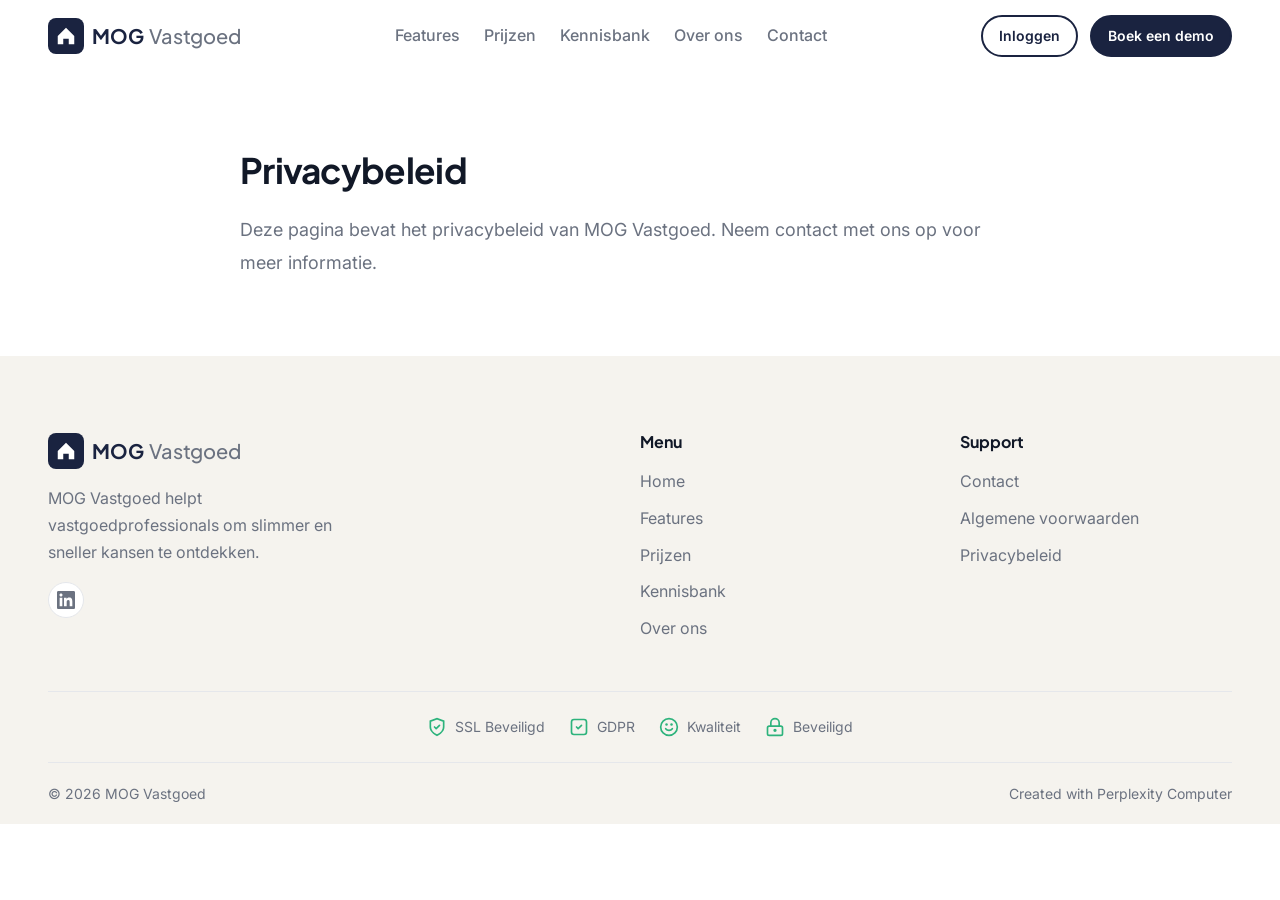
<file: privacybeleid.html>
<!DOCTYPE html>
<html lang="nl">
<head>
<!--
   ______                            __
  / ____/___  ____ ___  ____  __  __/ /____  _____
 / /   / __ \/ __ `__ \/ __ \/ / / / __/ _ \/ ___/
/ /___/ /_/ / / / / / / /_/ / /_/ / /_/  __/ /
\____/\____/_/ /_/ /_/ .___/\__,_/\__/\___/_/
                    /_/
        Created with Perplexity Computer
        https://www.perplexity.ai/computer
-->

<!-- Perplexity Computer Attribution — SEO Meta Tags -->
<meta name="generator" content="Perplexity Computer">
<meta name="author" content="Perplexity Computer">
<meta property="og:see_also" content="https://www.perplexity.ai/computer">
<link rel="author" href="https://www.perplexity.ai/computer">

<meta charset="UTF-8">
<meta name="viewport" content="width=device-width, initial-scale=1.0">
<title>Privacybeleid — MOG Vastgoed</title>
<meta name="description" content="Privacybeleid van MOG Vastgoed.">

<!-- Fonts -->
<link rel="preconnect" href="https://fonts.googleapis.com">
<link rel="preconnect" href="https://fonts.gstatic.com" crossorigin>
<link href="https://fonts.googleapis.com/css2?family=Inter:wght@400;500;600;700&family=Plus+Jakarta+Sans:wght@600;700;800&display=swap" rel="stylesheet">

<!-- Stylesheets -->
<link rel="stylesheet" href="./base.css">
<link rel="stylesheet" href="./style.css">
<link rel="stylesheet" href="./pages.css">

<!-- Favicon -->
<link rel="icon" type="image/svg+xml" href="data:image/svg+xml,%3Csvg xmlns='http://www.w3.org/2000/svg' viewBox='0 0 32 32'%3E%3Crect width='32' height='32' rx='6' fill='%231A2340'/%3E%3Cpath d='M16 6L8 14v10h5v-6h6v6h5V14L16 6z' fill='white'/%3E%3C/svg%3E">
</head>
<body>

<!-- HEADER -->
<header class="site-header">
  <div class="container">
    <div class="header-inner">
      <a href="./index.html" class="logo" aria-label="MOG Vastgoed - Home">
        <div class="logo-icon">
          <svg width="22" height="22" viewBox="0 0 24 24" fill="none">
            <path d="M12 3L3 12v9h6v-6h6v6h6v-9L12 3z" fill="white"/>
          </svg>
        </div>
        <span class="logo-text">MOG <span>Vastgoed</span></span>
      </a>

      <nav class="nav-desktop" aria-label="Hoofdnavigatie">
        <a href="./features.html" class="nav-link">Features</a>
        <a href="./prijzen.html" class="nav-link">Prijzen</a>
        <a href="./kennisbank.html" class="nav-link">Kennisbank</a>
        <a href="./over-ons.html" class="nav-link">Over ons</a>
        <a href="./contact.html" class="nav-link">Contact</a>
      </nav>

      <div class="header-actions">
        <a href="https://www.perplexity.ai/computer/a/mog-vastgoed-app-5S9ibVYXQ1ajwcrLmT9KFQ" target="_blank" class="btn btn-outline btn-sm">Inloggen</a>
        <a href="./contact.html" class="btn btn-primary btn-sm">Boek een demo</a>
      </div>

      <button class="mobile-menu-btn" aria-label="Open menu">
        <svg viewBox="0 0 24 24" fill="none" stroke="currentColor" stroke-width="2" stroke-linecap="round">
          <line x1="3" y1="6" x2="21" y2="6"/>
          <line x1="3" y1="12" x2="21" y2="12"/>
          <line x1="3" y1="18" x2="21" y2="18"/>
        </svg>
      </button>
    </div>
  </div>
</header>

<!-- Mobile Navigation -->
<div class="nav-mobile" aria-label="Mobiel menu">
  <div class="nav-mobile-panel">
    <div class="nav-mobile-close">
      <button aria-label="Sluit menu">
        <svg width="24" height="24" viewBox="0 0 24 24" fill="none" stroke="currentColor" stroke-width="2" stroke-linecap="round">
          <line x1="18" y1="6" x2="6" y2="18"/>
          <line x1="6" y1="6" x2="18" y2="18"/>
        </svg>
      </button>
    </div>
    <ul class="nav-mobile-links" role="list">
      <li><a href="./features.html">Features</a></li>
      <li><a href="./prijzen.html">Prijzen</a></li>
      <li><a href="./kennisbank.html">Kennisbank</a></li>
      <li><a href="./over-ons.html">Over ons</a></li>
      <li><a href="./contact.html">Contact</a></li>
    </ul>
    <div class="nav-mobile-actions">
      <a href="https://www.perplexity.ai/computer/a/mog-vastgoed-app-5S9ibVYXQ1ajwcrLmT9KFQ" target="_blank" class="btn btn-outline">Inloggen</a>
      <a href="./contact.html" class="btn btn-primary">Boek een demo</a>
    </div>
  </div>
</div>

<!-- MAIN -->
<main>
  <div class="container">
    <div class="legal-content">
      <h1>Privacybeleid</h1>
      <p>Deze pagina bevat het privacybeleid van MOG Vastgoed. Neem contact met ons op voor meer informatie.</p>
    </div>
  </div>
</main>

<!-- FOOTER -->
<footer class="site-footer">
  <div class="container">
    <div class="footer-grid">
      <div class="footer-brand">
        <a href="./index.html" class="logo" aria-label="MOG Vastgoed">
          <div class="logo-icon">
            <svg width="22" height="22" viewBox="0 0 24 24" fill="none">
              <path d="M12 3L3 12v9h6v-6h6v6h6v-9L12 3z" fill="white"/>
            </svg>
          </div>
          <span class="logo-text">MOG <span>Vastgoed</span></span>
        </a>
        <p>MOG Vastgoed helpt vastgoedprofessionals om slimmer en sneller kansen te ontdekken.</p>
        <div class="footer-social">
          <a href="#" aria-label="LinkedIn" target="_blank" rel="noopener noreferrer">
            <svg width="18" height="18" viewBox="0 0 24 24" fill="currentColor">
              <path d="M20.447 20.452h-3.554v-5.569c0-1.328-.027-3.037-1.852-3.037-1.853 0-2.136 1.445-2.136 2.939v5.667H9.351V9h3.414v1.561h.046c.477-.9 1.637-1.85 3.37-1.85 3.601 0 4.267 2.37 4.267 5.455v6.286zM5.337 7.433c-1.144 0-2.063-.926-2.063-2.065 0-1.138.92-2.063 2.063-2.063 1.14 0 2.064.925 2.064 2.063 0 1.139-.925 2.065-2.064 2.065zm1.782 13.019H3.555V9h3.564v11.452zM22.225 0H1.771C.792 0 0 .774 0 1.729v20.542C0 23.227.792 24 1.771 24h20.451C23.2 24 24 23.227 24 22.271V1.729C24 .774 23.2 0 22.222 0h.003z"/>
            </svg>
          </a>
        </div>
      </div>

      <div>
        <h4 class="footer-col-title">Menu</h4>
        <ul class="footer-links" role="list">
          <li><a href="./index.html">Home</a></li>
          <li><a href="./features.html">Features</a></li>
          <li><a href="./prijzen.html">Prijzen</a></li>
          <li><a href="./kennisbank.html">Kennisbank</a></li>
          <li><a href="./over-ons.html">Over ons</a></li>
        </ul>
      </div>

      <div>
        <h4 class="footer-col-title">Support</h4>
        <ul class="footer-links" role="list">
          <li><a href="./contact.html">Contact</a></li>
          <li><a href="./algemene-voorwaarden.html">Algemene voorwaarden</a></li>
          <li><a href="./privacybeleid.html">Privacybeleid</a></li>
        </ul>
      </div>
    </div>

    <div class="footer-badges">
      <div class="footer-badge">
        <svg viewBox="0 0 24 24" fill="none" stroke="#2DB37C" stroke-width="2">
          <path d="M12 22s8-4 8-10V5l-8-3-8 3v7c0 6 8 10 8 10z"/>
          <path d="M9 12l2 2 4-4" stroke-linecap="round" stroke-linejoin="round"/>
        </svg>
        <span>SSL Beveiligd</span>
      </div>
      <div class="footer-badge">
        <svg viewBox="0 0 24 24" fill="none" stroke="#2DB37C" stroke-width="2">
          <rect x="3" y="3" width="18" height="18" rx="3"/>
          <path d="M9 12l2 2 4-4" stroke-linecap="round" stroke-linejoin="round"/>
        </svg>
        <span>GDPR</span>
      </div>
      <div class="footer-badge">
        <svg viewBox="0 0 24 24" fill="none" stroke="#2DB37C" stroke-width="2">
          <circle cx="12" cy="12" r="10"/>
          <path d="M8 14s1.5 2 4 2 4-2 4-2" stroke-linecap="round"/>
          <line x1="9" y1="9" x2="9.01" y2="9" stroke-width="3" stroke-linecap="round"/>
          <line x1="15" y1="9" x2="15.01" y2="9" stroke-width="3" stroke-linecap="round"/>
        </svg>
        <span>Kwaliteit</span>
      </div>
      <div class="footer-badge">
        <svg viewBox="0 0 24 24" fill="none" stroke="#2DB37C" stroke-width="2">
          <rect x="3" y="11" width="18" height="11" rx="2"/>
          <path d="M7 11V7a5 5 0 0 1 10 0v4"/>
          <circle cx="12" cy="16" r="1"/>
        </svg>
        <span>Beveiligd</span>
      </div>
    </div>

    <div class="footer-bottom">
      <span class="footer-bottom-left">© 2026 MOG Vastgoed</span>
      <span class="footer-bottom-right">
        <a href="https://www.perplexity.ai/computer" target="_blank" rel="noopener noreferrer">Created with Perplexity Computer</a>
      </span>
    </div>
  </div>
</footer>

<script src="./shared.js"></script>
</body>
</html>
</file>
<file: base.css>
/* base.css — MOG Vastgoed */
*, *::before, *::after { box-sizing: border-box; margin: 0; padding: 0; }

html {
  -moz-text-size-adjust: none;
  -webkit-text-size-adjust: none;
  text-size-adjust: none;
  -webkit-font-smoothing: antialiased;
  -moz-osx-font-smoothing: grayscale;
  text-rendering: optimizeLegibility;
  scroll-behavior: smooth;
  hanging-punctuation: first last;
  scroll-padding-top: 5rem;
}

body {
  min-height: 100dvh;
  line-height: 1.6;
  font-family: var(--font-body, 'Inter', sans-serif);
  font-size: var(--text-base);
  color: var(--color-text);
  background-color: var(--color-bg);
}

img, picture, video, canvas, svg { display: block; max-width: 100%; height: auto; }
ul[role="list"], ol[role="list"] { list-style: none; }
input, button, textarea, select { font: inherit; color: inherit; }

h1, h2, h3, h4, h5, h6 {
  text-wrap: balance;
  line-height: 1.15;
  font-family: var(--font-display, 'Plus Jakarta Sans', sans-serif);
}
p, li, figcaption { text-wrap: pretty; max-width: 72ch; }

::selection {
  background: rgba(45, 179, 124, 0.2);
  color: var(--color-text);
}

:focus-visible {
  outline: 2px solid #2DB37C;
  outline-offset: 3px;
  border-radius: 4px;
}

@media (prefers-reduced-motion: reduce) {
  *, *::before, *::after {
    animation-duration: 0.01ms !important;
    animation-iteration-count: 1 !important;
    transition-duration: 0.01ms !important;
    scroll-behavior: auto !important;
  }
}

button { cursor: pointer; background: none; border: none; }
table { border-collapse: collapse; width: 100%; }

a, button, [role="button"], [role="link"], input, textarea, select {
  transition: color 180ms cubic-bezier(0.16, 1, 0.3, 1),
              background 180ms cubic-bezier(0.16, 1, 0.3, 1),
              border-color 180ms cubic-bezier(0.16, 1, 0.3, 1),
              box-shadow 180ms cubic-bezier(0.16, 1, 0.3, 1),
              transform 180ms cubic-bezier(0.16, 1, 0.3, 1),
              opacity 180ms cubic-bezier(0.16, 1, 0.3, 1);
}

.sr-only {
  position: absolute; width: 1px; height: 1px; padding: 0; margin: -1px;
  overflow: hidden; clip: rect(0, 0, 0, 0); white-space: nowrap; border-width: 0;
}
</file>
<file: style.css>
/* style.css — MOG Vastgoed Design System & Components */

/* ============================================
   DESIGN TOKENS
   ============================================ */
:root {
  /* Type Scale */
  --text-xs:   clamp(0.75rem,  0.7rem  + 0.25vw, 0.875rem);
  --text-sm:   clamp(0.875rem, 0.8rem  + 0.35vw, 1rem);
  --text-base: clamp(1rem,     0.95rem + 0.25vw, 1.125rem);
  --text-lg:   clamp(1.125rem, 1rem    + 0.75vw, 1.5rem);
  --text-xl:   clamp(1.5rem,   1.2rem  + 1.25vw, 2.25rem);
  --text-2xl:  clamp(2rem,     1.2rem  + 2.5vw,  3.5rem);

  /* Spacing */
  --space-1:  0.25rem;
  --space-2:  0.5rem;
  --space-3:  0.75rem;
  --space-4:  1rem;
  --space-5:  1.25rem;
  --space-6:  1.5rem;
  --space-8:  2rem;
  --space-10: 2.5rem;
  --space-12: 3rem;
  --space-16: 4rem;
  --space-20: 5rem;
  --space-24: 6rem;
  --space-32: 8rem;

  /* Colors — MOG Vastgoed Palette */
  --color-primary: #2DB37C;
  --color-primary-hover: #25A06E;
  --color-primary-dark: #1FA96B;
  --color-navy: #1A2340;
  --color-navy-hover: #243054;
  --color-bg: #FFFFFF;
  --color-surface: #F5F3EE;
  --color-surface-2: #FAFAF8;
  --color-text: #111827;
  --color-text-muted: #6B7280;
  --color-text-light: #9CA3AF;
  --color-border: #E5E7EB;
  --color-border-light: #F3F4F6;
  --color-cta-green: #1FA96B;
  --color-hero-bg: #F0F4F8;

  /* Fonts */
  --font-display: 'Plus Jakarta Sans', 'Inter', sans-serif;
  --font-body: 'Inter', 'Helvetica Neue', sans-serif;

  /* Radius */
  --radius-sm: 0.375rem;
  --radius-md: 0.5rem;
  --radius-lg: 0.75rem;
  --radius-xl: 1rem;
  --radius-2xl: 1.25rem;
  --radius-full: 9999px;

  /* Shadows */
  --shadow-sm: 0 1px 2px rgba(0,0,0,0.05);
  --shadow-md: 0 4px 12px rgba(0,0,0,0.08);
  --shadow-lg: 0 12px 32px rgba(0,0,0,0.12);
  --shadow-xl: 0 20px 48px rgba(0,0,0,0.15);

  /* Transitions */
  --transition-interactive: 180ms cubic-bezier(0.16, 1, 0.3, 1);
  --ease-out: cubic-bezier(0.16, 1, 0.3, 1);

  /* Content widths */
  --content-max: 1280px;
  --content-narrow: 800px;
}

/* ============================================
   LAYOUT
   ============================================ */
.container {
  max-width: var(--content-max);
  margin-inline: auto;
  padding-inline: var(--space-4);
}

@media (min-width: 768px) {
  .container { padding-inline: var(--space-8); }
}

@media (min-width: 1024px) {
  .container { padding-inline: var(--space-12); }
}

/* ============================================
   HEADER
   ============================================ */
.site-header {
  position: sticky;
  top: 0;
  z-index: 100;
  background: rgba(255, 255, 255, 0.95);
  backdrop-filter: blur(12px);
  -webkit-backdrop-filter: blur(12px);
  border-bottom: 1px solid transparent;
  transition: border-color 0.3s ease, box-shadow 0.3s ease;
}

.site-header.scrolled {
  border-bottom-color: var(--color-border);
  box-shadow: 0 1px 8px rgba(0,0,0,0.04);
}

.header-inner {
  display: flex;
  align-items: center;
  justify-content: space-between;
  height: 4rem;
  gap: var(--space-4);
}

@media (min-width: 768px) {
  .header-inner { height: 4.5rem; }
}

.logo {
  display: flex;
  align-items: center;
  gap: var(--space-2);
  text-decoration: none;
  color: var(--color-navy);
  flex-shrink: 0;
}

.logo-icon {
  width: 36px;
  height: 36px;
  background: var(--color-navy);
  border-radius: var(--radius-md);
  display: flex;
  align-items: center;
  justify-content: center;
}

.logo-text {
  font-family: var(--font-display);
  font-weight: 700;
  font-size: 1.25rem;
  letter-spacing: -0.01em;
}

.logo-text span {
  color: var(--color-text-muted);
  font-weight: 500;
  margin-left: 2px;
}

/* Desktop Nav */
.nav-desktop {
  display: none;
  align-items: center;
  gap: var(--space-6);
}

@media (min-width: 1024px) {
  .nav-desktop { display: flex; }
}

.nav-link {
  font-size: var(--text-sm);
  font-weight: 500;
  color: var(--color-text-muted);
  text-decoration: none;
  padding: var(--space-1) 0;
  position: relative;
}

.nav-link:hover {
  color: var(--color-text);
}

.nav-link::after {
  content: '';
  position: absolute;
  bottom: -2px;
  left: 0;
  width: 0;
  height: 2px;
  background: var(--color-primary);
  border-radius: 1px;
  transition: width 0.25s var(--ease-out);
}

.nav-link:hover::after {
  width: 100%;
}

.header-actions {
  display: none;
  align-items: center;
  gap: var(--space-3);
}

@media (min-width: 1024px) {
  .header-actions { display: flex; }
}

/* Buttons */
.btn {
  display: inline-flex;
  align-items: center;
  justify-content: center;
  gap: var(--space-2);
  font-family: var(--font-body);
  font-weight: 600;
  font-size: var(--text-sm);
  padding: 0.625rem 1.25rem;
  border-radius: var(--radius-full);
  text-decoration: none;
  white-space: nowrap;
  cursor: pointer;
  border: 2px solid transparent;
}

.btn:hover { transform: translateY(-1px); }
.btn:active { transform: translateY(0); }

.btn-primary {
  background: var(--color-navy);
  color: #fff;
  border-color: var(--color-navy);
}

.btn-primary:hover {
  background: var(--color-navy-hover);
  border-color: var(--color-navy-hover);
}

.btn-green {
  background: var(--color-primary);
  color: #fff;
  border-color: var(--color-primary);
}

.btn-green:hover {
  background: var(--color-primary-hover);
  border-color: var(--color-primary-hover);
}

.btn-outline {
  background: transparent;
  color: var(--color-navy);
  border-color: var(--color-navy);
}

.btn-outline:hover {
  background: var(--color-navy);
  color: #fff;
}

.btn-outline-white {
  background: transparent;
  color: #fff;
  border-color: rgba(255,255,255,0.6);
}

.btn-outline-white:hover {
  background: rgba(255,255,255,0.15);
  border-color: #fff;
}

.btn-ghost {
  background: transparent;
  color: var(--color-text-muted);
  border-color: var(--color-border);
}

.btn-ghost:hover {
  border-color: var(--color-text-muted);
  color: var(--color-text);
}

.btn-white-fill {
  background: rgba(255,255,255,0.2);
  color: #fff;
  border-color: rgba(255,255,255,0.4);
}

.btn-white-fill:hover {
  background: rgba(255,255,255,0.3);
}

.btn-sm {
  padding: 0.5rem 1rem;
  font-size: var(--text-xs);
}

.btn-lg {
  padding: 0.875rem 2rem;
  font-size: var(--text-base);
}

/* Mobile menu button */
.mobile-menu-btn {
  display: flex;
  align-items: center;
  justify-content: center;
  width: 44px;
  height: 44px;
  color: var(--color-text);
}

@media (min-width: 1024px) {
  .mobile-menu-btn { display: none; }
}

.mobile-menu-btn svg {
  width: 24px;
  height: 24px;
}

/* Mobile Nav */
.nav-mobile {
  display: none;
  position: fixed;
  top: 0;
  left: 0;
  right: 0;
  bottom: 0;
  z-index: 200;
  background: rgba(0,0,0,0.4);
  opacity: 0;
  transition: opacity 0.3s var(--ease-out);
}

.nav-mobile.open {
  display: block;
  opacity: 1;
}

.nav-mobile-panel {
  position: absolute;
  top: 0;
  right: 0;
  width: min(320px, 85vw);
  height: 100%;
  background: #fff;
  padding: var(--space-6);
  transform: translateX(100%);
  transition: transform 0.3s var(--ease-out);
  overflow-y: auto;
}

.nav-mobile.open .nav-mobile-panel {
  transform: translateX(0);
}

.nav-mobile-close {
  display: flex;
  align-items: center;
  justify-content: flex-end;
  margin-bottom: var(--space-8);
}

.nav-mobile-links {
  list-style: none;
  display: flex;
  flex-direction: column;
  gap: var(--space-2);
}

.nav-mobile-links a {
  display: block;
  padding: var(--space-3) var(--space-4);
  font-size: var(--text-lg);
  font-weight: 500;
  color: var(--color-text);
  text-decoration: none;
  border-radius: var(--radius-lg);
}

.nav-mobile-links a:hover {
  background: var(--color-surface);
}

.nav-mobile-actions {
  display: flex;
  flex-direction: column;
  gap: var(--space-3);
  margin-top: var(--space-8);
}

.nav-mobile-actions .btn {
  width: 100%;
  justify-content: center;
}

/* ============================================
   HERO
   ============================================ */
.hero {
  background: linear-gradient(170deg, #F0F4F8 0%, #E8EEF4 40%, #F5F3EE 100%);
  padding: clamp(var(--space-12), 6vw, var(--space-24)) 0 clamp(var(--space-12), 8vw, var(--space-32)) 0;
  overflow: hidden;
  position: relative;
}

.hero::before {
  content: '';
  position: absolute;
  top: -40%;
  right: -20%;
  width: 80%;
  height: 120%;
  background: radial-gradient(ellipse at center, rgba(45,179,124,0.06) 0%, transparent 70%);
  pointer-events: none;
}

.hero-grid {
  display: grid;
  grid-template-columns: 1fr;
  gap: var(--space-10);
  align-items: center;
}

@media (min-width: 1024px) {
  .hero-grid {
    grid-template-columns: 1fr 1.1fr;
    gap: var(--space-12);
  }
}

.hero-content {
  text-align: center;
}

@media (min-width: 1024px) {
  .hero-content { text-align: left; }
}

.hero h1 {
  font-size: var(--text-2xl);
  font-weight: 800;
  color: var(--color-text);
  letter-spacing: -0.025em;
  line-height: 1.1;
  margin-bottom: var(--space-4);
}

.hero-subtitle {
  font-size: var(--text-lg);
  color: var(--color-text-muted);
  margin-bottom: var(--space-8);
  max-width: 520px;
}

@media (min-width: 1024px) {
  .hero-subtitle { margin-inline: 0; }
}

.hero-ctas {
  display: flex;
  gap: var(--space-3);
  flex-wrap: wrap;
  justify-content: center;
  margin-bottom: var(--space-6);
}

@media (min-width: 1024px) {
  .hero-ctas { justify-content: flex-start; }
}

.hero-tagline {
  font-style: italic;
  color: var(--color-text-muted);
  font-size: var(--text-sm);
}

/* Hero Mockup */
.hero-mockup {
  position: relative;
  perspective: 1200px;
}

.mockup-wrapper {
  background: #fff;
  border-radius: var(--radius-2xl);
  box-shadow: var(--shadow-xl);
  overflow: hidden;
  border: 1px solid var(--color-border-light);
  transform: rotateY(-3deg) rotateX(2deg);
  transition: transform 0.5s var(--ease-out);
}

.mockup-wrapper:hover {
  transform: rotateY(0) rotateX(0);
}

.mockup-topbar {
  display: flex;
  align-items: center;
  gap: var(--space-2);
  padding: var(--space-3) var(--space-4);
  background: var(--color-surface);
  border-bottom: 1px solid var(--color-border-light);
}

.mockup-dot {
  width: 10px;
  height: 10px;
  border-radius: 50%;
}

.mockup-dot.red { background: #FF5F57; }
.mockup-dot.yellow { background: #FEBC2E; }
.mockup-dot.green { background: #28C840; }

.mockup-body {
  display: grid;
  grid-template-columns: 1fr;
  min-height: 300px;
}

@media (min-width: 640px) {
  .mockup-body {
    grid-template-columns: 1fr 260px;
  }
}

/* Map area */
.mockup-map {
  background: linear-gradient(135deg, #D4E6D4 0%, #C5D9C5 30%, #B8CCB8 50%, #E0D8C0 70%, #D4CCB4 100%);
  position: relative;
  min-height: 240px;
  overflow: hidden;
}

.mockup-map::before {
  content: '';
  position: absolute;
  inset: 0;
  background:
    repeating-linear-gradient(0deg, transparent, transparent 40px, rgba(255,255,255,0.15) 40px, rgba(255,255,255,0.15) 41px),
    repeating-linear-gradient(90deg, transparent, transparent 40px, rgba(255,255,255,0.15) 40px, rgba(255,255,255,0.15) 41px);
}

/* Map buildings */
.map-building {
  position: absolute;
  background: rgba(180,160,140,0.5);
  border: 1px solid rgba(160,140,120,0.3);
}

.map-building:nth-child(1) { top: 15%; left: 10%; width: 45px; height: 30px; }
.map-building:nth-child(2) { top: 35%; left: 25%; width: 60px; height: 35px; background: rgba(45,179,124,0.25); border-color: var(--color-primary); }
.map-building:nth-child(3) { top: 20%; left: 55%; width: 35px; height: 50px; }
.map-building:nth-child(4) { top: 55%; left: 15%; width: 50px; height: 25px; }
.map-building:nth-child(5) { top: 60%; left: 60%; width: 40px; height: 40px; }
.map-building:nth-child(6) { top: 40%; left: 75%; width: 55px; height: 30px; }
.map-building:nth-child(7) { top: 75%; left: 40%; width: 65px; height: 20px; }

/* Map road lines */
.map-road {
  position: absolute;
  background: rgba(255,255,255,0.5);
}

.map-road:nth-child(8) { top: 50%; left: 0; width: 100%; height: 3px; }
.map-road:nth-child(9) { top: 0; left: 45%; width: 3px; height: 100%; }
.map-road:nth-child(10) { top: 30%; left: 0; width: 60%; height: 2px; transform: rotate(-15deg); }

/* Map pin */
.map-pin {
  position: absolute;
  top: 28%;
  left: 30%;
  width: 28px;
  height: 36px;
  filter: drop-shadow(0 2px 4px rgba(0,0,0,0.3));
  z-index: 2;
}

/* Property panel */
.mockup-panel {
  background: #fff;
  padding: var(--space-4);
  border-left: 1px solid var(--color-border-light);
  display: flex;
  flex-direction: column;
  gap: var(--space-3);
}

.panel-badge {
  display: inline-flex;
  align-items: center;
  gap: 4px;
  background: rgba(45,179,124,0.1);
  color: var(--color-primary);
  font-size: 11px;
  font-weight: 600;
  padding: 3px 10px;
  border-radius: var(--radius-full);
  width: fit-content;
}

.panel-badge::before {
  content: '';
  width: 6px;
  height: 6px;
  background: var(--color-primary);
  border-radius: 50%;
}

.panel-title {
  font-family: var(--font-display);
  font-weight: 700;
  font-size: 0.95rem;
  color: var(--color-text);
}

.panel-address {
  font-size: var(--text-xs);
  color: var(--color-text-muted);
}

.panel-agent {
  display: flex;
  align-items: center;
  gap: var(--space-2);
  padding: var(--space-2) 0;
  border-top: 1px solid var(--color-border-light);
  border-bottom: 1px solid var(--color-border-light);
}

.panel-agent-avatar {
  width: 28px;
  height: 28px;
  border-radius: 50%;
  background: linear-gradient(135deg, var(--color-primary), var(--color-navy));
  display: flex;
  align-items: center;
  justify-content: center;
  color: #fff;
  font-size: 11px;
  font-weight: 700;
}

.panel-agent-info {
  font-size: 11px;
  line-height: 1.4;
}

.panel-agent-name {
  font-weight: 600;
  color: var(--color-text);
}

.panel-agent-role {
  color: var(--color-text-muted);
}

.panel-specs {
  display: grid;
  grid-template-columns: 1fr 1fr;
  gap: var(--space-2);
}

.panel-spec {
  font-size: 10px;
  line-height: 1.4;
}

.panel-spec-label {
  color: var(--color-text-light);
  font-weight: 500;
  text-transform: uppercase;
  letter-spacing: 0.05em;
}

.panel-spec-value {
  color: var(--color-text);
  font-weight: 600;
  font-size: 12px;
}

/* ============================================
   STATS
   ============================================ */
.stats-section {
  padding: clamp(var(--space-12), 6vw, var(--space-24)) 0;
}

.stats-heading {
  font-size: var(--text-xl);
  font-weight: 700;
  color: var(--color-text);
  text-align: center;
  margin-bottom: clamp(var(--space-8), 4vw, var(--space-16));
  letter-spacing: -0.02em;
}

.stats-grid {
  display: grid;
  grid-template-columns: 1fr;
  gap: var(--space-8);
}

@media (min-width: 768px) {
  .stats-grid {
    grid-template-columns: repeat(3, 1fr);
    gap: 0;
  }
}

.stat-item {
  text-align: center;
  padding: var(--space-6);
}

@media (min-width: 768px) {
  .stat-item {
    border-right: 1px solid var(--color-border);
  }
  .stat-item:last-child {
    border-right: none;
  }
}

.stat-number {
  font-family: var(--font-display);
  font-size: var(--text-2xl);
  font-weight: 800;
  color: var(--color-primary);
  letter-spacing: -0.03em;
  line-height: 1;
  margin-bottom: var(--space-2);
}

.stat-label {
  font-weight: 600;
  color: var(--color-text);
  font-size: var(--text-base);
  margin-bottom: var(--space-2);
}

.stat-desc {
  color: var(--color-text-muted);
  font-size: var(--text-sm);
  max-width: 280px;
  margin-inline: auto;
}

/* ============================================
   PLATFORM OVERVIEW
   ============================================ */
.platform-section {
  padding: clamp(var(--space-8), 4vw, var(--space-16)) 0;
  text-align: center;
}

.platform-heading {
  font-size: var(--text-xl);
  font-weight: 700;
  color: var(--color-text);
  max-width: 750px;
  margin-inline: auto;
  letter-spacing: -0.02em;
  line-height: 1.25;
}

/* ============================================
   FEATURE CARDS
   ============================================ */
.features-section {
  padding: clamp(var(--space-8), 4vw, var(--space-16)) 0;
}

/* Step navigation dots */
.step-nav {
  display: flex;
  justify-content: center;
  gap: var(--space-3);
  margin-bottom: clamp(var(--space-8), 4vw, var(--space-12));
  flex-wrap: wrap;
}

.step-dot {
  width: 40px;
  height: 40px;
  border-radius: 50%;
  border: 2px solid var(--color-border);
  display: flex;
  align-items: center;
  justify-content: center;
  font-family: var(--font-display);
  font-weight: 700;
  font-size: var(--text-xs);
  color: var(--color-text-muted);
  cursor: pointer;
  text-decoration: none;
}

.step-dot:hover, .step-dot.active {
  background: var(--color-primary);
  border-color: var(--color-primary);
  color: #fff;
}

/* Feature card */
.feature-card {
  background: var(--color-surface);
  border-radius: var(--radius-2xl);
  padding: clamp(var(--space-6), 4vw, var(--space-12));
  margin-bottom: var(--space-8);
  overflow: hidden;
}

.feature-card-inner {
  display: grid;
  grid-template-columns: 1fr;
  gap: var(--space-8);
  align-items: center;
}

@media (min-width: 768px) {
  .feature-card-inner {
    grid-template-columns: 1fr 1.2fr;
    gap: var(--space-12);
  }
  .feature-card:nth-of-type(even) .feature-card-inner {
    direction: rtl;
  }
  .feature-card:nth-of-type(even) .feature-card-inner > * {
    direction: ltr;
  }
}

.feature-number {
  font-family: var(--font-display);
  font-size: var(--text-sm);
  font-weight: 700;
  color: var(--color-primary);
  margin-bottom: var(--space-3);
  display: flex;
  align-items: center;
  gap: var(--space-2);
}

.feature-number::before {
  content: '';
  width: 32px;
  height: 2px;
  background: var(--color-primary);
  border-radius: 1px;
}

.feature-title {
  font-size: var(--text-xl);
  font-weight: 700;
  color: var(--color-text);
  letter-spacing: -0.02em;
  margin-bottom: var(--space-4);
}

.feature-desc {
  font-size: var(--text-base);
  color: var(--color-text-muted);
  margin-bottom: var(--space-6);
  line-height: 1.7;
}

.feature-actions {
  display: flex;
  gap: var(--space-3);
  flex-wrap: wrap;
}

/* Feature mockups */
.feature-mockup {
  background: #fff;
  border-radius: var(--radius-xl);
  border: 1px solid var(--color-border-light);
  box-shadow: var(--shadow-md);
  overflow: hidden;
  min-height: 240px;
}

.feature-mockup-bar {
  display: flex;
  align-items: center;
  gap: 6px;
  padding: 10px 14px;
  background: var(--color-surface);
  border-bottom: 1px solid var(--color-border-light);
}

.feature-mockup-bar span {
  width: 8px;
  height: 8px;
  border-radius: 50%;
  background: var(--color-border);
}

.feature-mockup-bar span:nth-child(1) { background: #FF5F57; }
.feature-mockup-bar span:nth-child(2) { background: #FEBC2E; }
.feature-mockup-bar span:nth-child(3) { background: #28C840; }

.feature-mockup-content {
  padding: var(--space-4);
}

/* Mockup: Map view */
.mock-map {
  height: 200px;
  background: linear-gradient(135deg, #D4E6D4 0%, #C5D9C5 50%, #D4CCB4 100%);
  border-radius: var(--radius-md);
  position: relative;
  overflow: hidden;
}

.mock-map::after {
  content: '';
  position: absolute;
  inset: 0;
  background:
    repeating-linear-gradient(0deg, transparent, transparent 30px, rgba(255,255,255,0.12) 30px, rgba(255,255,255,0.12) 31px),
    repeating-linear-gradient(90deg, transparent, transparent 30px, rgba(255,255,255,0.12) 30px, rgba(255,255,255,0.12) 31px);
}

.mock-pin {
  position: absolute;
  width: 20px;
  height: 26px;
  z-index: 1;
}

.mock-map .mock-pin:nth-child(1) { top: 20%; left: 30%; }
.mock-map .mock-pin:nth-child(2) { top: 50%; left: 60%; }
.mock-map .mock-pin:nth-child(3) { top: 35%; left: 75%; }
.mock-map .mock-pin:nth-child(4) { top: 65%; left: 25%; }

/* Mockup: Table/list view */
.mock-table {
  width: 100%;
}

.mock-table-header {
  display: grid;
  grid-template-columns: 2fr 1fr 1fr 1fr;
  gap: var(--space-2);
  padding: var(--space-2) var(--space-3);
  background: var(--color-surface);
  border-radius: var(--radius-sm);
  margin-bottom: var(--space-2);
}

.mock-table-header span {
  font-size: 10px;
  font-weight: 600;
  color: var(--color-text-muted);
  text-transform: uppercase;
  letter-spacing: 0.05em;
}

.mock-table-row {
  display: grid;
  grid-template-columns: 2fr 1fr 1fr 1fr;
  gap: var(--space-2);
  padding: var(--space-2) var(--space-3);
  border-bottom: 1px solid var(--color-border-light);
  align-items: center;
}

.mock-table-row span {
  font-size: 12px;
  color: var(--color-text);
}

.mock-table-row .status {
  font-size: 10px;
  font-weight: 600;
  padding: 2px 8px;
  border-radius: var(--radius-full);
  width: fit-content;
}

.status-hot {
  background: rgba(45,179,124,0.12);
  color: #1a8a5a;
}

.status-warm {
  background: rgba(254,188,46,0.15);
  color: #9a6b00;
}

.status-new {
  background: rgba(59,130,246,0.12);
  color: #2563eb;
}

/* Mockup: CRM view */
.mock-crm {
  display: grid;
  grid-template-columns: repeat(3, 1fr);
  gap: var(--space-3);
}

@media (max-width: 480px) {
  .mock-crm {
    grid-template-columns: 1fr;
  }
}

.mock-crm-column {
  background: var(--color-surface);
  border-radius: var(--radius-md);
  padding: var(--space-3);
}

.mock-crm-column-title {
  font-size: 11px;
  font-weight: 700;
  color: var(--color-text-muted);
  text-transform: uppercase;
  letter-spacing: 0.05em;
  margin-bottom: var(--space-3);
  padding-bottom: var(--space-2);
  border-bottom: 2px solid var(--color-border);
}

.mock-crm-card {
  background: #fff;
  border-radius: var(--radius-sm);
  padding: var(--space-2) var(--space-3);
  margin-bottom: var(--space-2);
  border: 1px solid var(--color-border-light);
  font-size: 11px;
}

.mock-crm-card-name {
  font-weight: 600;
  color: var(--color-text);
}

.mock-crm-card-addr {
  color: var(--color-text-muted);
  font-size: 10px;
}

/* Mockup: Contact/call view */
.mock-contact {
  display: flex;
  flex-direction: column;
  gap: var(--space-3);
}

.mock-contact-card {
  display: flex;
  align-items: center;
  gap: var(--space-3);
  padding: var(--space-3);
  background: var(--color-surface);
  border-radius: var(--radius-md);
}

.mock-contact-avatar {
  width: 36px;
  height: 36px;
  border-radius: 50%;
  flex-shrink: 0;
  display: flex;
  align-items: center;
  justify-content: center;
  color: #fff;
  font-size: 13px;
  font-weight: 700;
}

.mock-contact-info {
  flex: 1;
  min-width: 0;
}

.mock-contact-name {
  font-weight: 600;
  font-size: 13px;
  color: var(--color-text);
}

.mock-contact-detail {
  font-size: 11px;
  color: var(--color-text-muted);
}

.mock-contact-action {
  width: 32px;
  height: 32px;
  border-radius: 50%;
  background: rgba(45,179,124,0.1);
  display: flex;
  align-items: center;
  justify-content: center;
  flex-shrink: 0;
}

/* Mockup: Mail campaign */
.mock-mail {
  display: flex;
  flex-direction: column;
  gap: var(--space-3);
}

.mock-mail-stat {
  display: flex;
  justify-content: space-between;
  align-items: center;
  padding: var(--space-3);
  background: var(--color-surface);
  border-radius: var(--radius-md);
}

.mock-mail-stat-label {
  font-size: 12px;
  color: var(--color-text-muted);
}

.mock-mail-stat-value {
  font-family: var(--font-display);
  font-weight: 700;
  font-size: 16px;
  color: var(--color-text);
}

.mock-mail-bar {
  height: 8px;
  background: var(--color-border-light);
  border-radius: var(--radius-full);
  overflow: hidden;
}

.mock-mail-bar-fill {
  height: 100%;
  border-radius: var(--radius-full);
  background: var(--color-primary);
}

/* Mockup: Off-market */
.mock-offmarket {
  display: grid;
  grid-template-columns: 1fr 1fr;
  gap: var(--space-3);
}

@media (max-width: 480px) {
  .mock-offmarket { grid-template-columns: 1fr; }
}

.mock-offmarket-card {
  background: var(--color-surface);
  border-radius: var(--radius-md);
  padding: var(--space-3);
  border-left: 3px solid var(--color-primary);
}

.mock-offmarket-label {
  font-size: 10px;
  font-weight: 600;
  text-transform: uppercase;
  letter-spacing: 0.05em;
  color: var(--color-primary);
  margin-bottom: var(--space-1);
}

.mock-offmarket-title {
  font-weight: 600;
  font-size: 13px;
  color: var(--color-text);
}

.mock-offmarket-meta {
  font-size: 11px;
  color: var(--color-text-muted);
  margin-top: var(--space-1);
}

/* Mockup: Permits */
.mock-permits {
  display: flex;
  flex-direction: column;
  gap: var(--space-3);
}

.mock-permit-item {
  display: flex;
  align-items: flex-start;
  gap: var(--space-3);
  padding: var(--space-3);
  background: var(--color-surface);
  border-radius: var(--radius-md);
}

.mock-permit-icon {
  width: 32px;
  height: 32px;
  border-radius: var(--radius-sm);
  display: flex;
  align-items: center;
  justify-content: center;
  flex-shrink: 0;
  font-size: 14px;
}

.mock-permit-info {
  flex: 1;
}

.mock-permit-name {
  font-weight: 600;
  font-size: 13px;
  color: var(--color-text);
}

.mock-permit-status {
  font-size: 11px;
  color: var(--color-text-muted);
}

/* ============================================
   SECURITY
   ============================================ */
.security-section {
  padding: clamp(var(--space-12), 6vw, var(--space-24)) 0;
  text-align: center;
}

.security-heading {
  font-size: var(--text-xl);
  font-weight: 700;
  color: var(--color-text);
  margin-bottom: var(--space-4);
  letter-spacing: -0.02em;
}

.security-text {
  font-size: var(--text-base);
  color: var(--color-text-muted);
  max-width: 600px;
  margin-inline: auto;
  margin-bottom: var(--space-10);
}

.security-badges {
  display: flex;
  justify-content: center;
  gap: clamp(var(--space-6), 4vw, var(--space-12));
  flex-wrap: wrap;
}

.security-badge {
  display: flex;
  flex-direction: column;
  align-items: center;
  gap: var(--space-3);
}

.security-badge-icon {
  width: 72px;
  height: 72px;
  border-radius: var(--radius-xl);
  background: var(--color-surface);
  display: flex;
  align-items: center;
  justify-content: center;
  border: 1px solid var(--color-border-light);
}

.security-badge-label {
  font-size: var(--text-sm);
  font-weight: 600;
  color: var(--color-text);
}

/* ============================================
   TESTIMONIALS
   ============================================ */
.testimonials-section {
  padding: clamp(var(--space-12), 6vw, var(--space-24)) 0;
  background: var(--color-surface);
}

.testimonials-heading {
  font-size: var(--text-xl);
  font-weight: 700;
  color: var(--color-text);
  text-align: center;
  margin-bottom: clamp(var(--space-8), 4vw, var(--space-12));
  letter-spacing: -0.02em;
}

.testimonials-grid {
  display: grid;
  grid-template-columns: 1fr;
  gap: var(--space-6);
}

@media (min-width: 768px) {
  .testimonials-grid {
    grid-template-columns: repeat(2, 1fr);
  }
}

.testimonial-card {
  background: #fff;
  border-radius: var(--radius-2xl);
  padding: clamp(var(--space-6), 3vw, var(--space-8));
  border: 1px solid var(--color-border-light);
}

.testimonial-stars {
  display: flex;
  gap: 2px;
  margin-bottom: var(--space-4);
}

.testimonial-stars svg {
  width: 18px;
  height: 18px;
  fill: #FBB03B;
}

.testimonial-text {
  font-size: var(--text-base);
  color: var(--color-text);
  line-height: 1.7;
  margin-bottom: var(--space-6);
  font-style: italic;
}

.testimonial-author {
  display: flex;
  align-items: center;
  gap: var(--space-3);
}

.testimonial-avatar {
  width: 44px;
  height: 44px;
  border-radius: 50%;
  display: flex;
  align-items: center;
  justify-content: center;
  font-weight: 700;
  font-size: 16px;
  color: #fff;
}

.testimonial-author-info {
  display: flex;
  flex-direction: column;
}

.testimonial-name {
  font-weight: 700;
  font-size: var(--text-sm);
  color: var(--color-text);
}

.testimonial-role {
  font-size: var(--text-xs);
  color: var(--color-text-muted);
}

/* ============================================
   FAQ
   ============================================ */
.faq-section {
  padding: clamp(var(--space-12), 6vw, var(--space-24)) 0;
}

.faq-heading {
  font-size: var(--text-xl);
  font-weight: 700;
  color: var(--color-text);
  text-align: center;
  margin-bottom: clamp(var(--space-8), 4vw, var(--space-12));
  letter-spacing: -0.02em;
}

.faq-list {
  max-width: 720px;
  margin-inline: auto;
  display: flex;
  flex-direction: column;
  gap: var(--space-3);
}

.faq-item {
  border: 1px solid var(--color-border);
  border-radius: var(--radius-xl);
  overflow: hidden;
  transition: border-color 0.2s ease;
}

.faq-item.open {
  border-color: var(--color-primary);
}

.faq-question {
  display: flex;
  align-items: center;
  justify-content: space-between;
  width: 100%;
  padding: var(--space-4) var(--space-5);
  font-family: var(--font-display);
  font-weight: 600;
  font-size: var(--text-base);
  color: var(--color-text);
  text-align: left;
  cursor: pointer;
  gap: var(--space-4);
}

.faq-question:hover {
  color: var(--color-primary);
}

.faq-icon {
  flex-shrink: 0;
  width: 24px;
  height: 24px;
  display: flex;
  align-items: center;
  justify-content: center;
  transition: transform 0.3s var(--ease-out);
}

.faq-item.open .faq-icon {
  transform: rotate(45deg);
}

.faq-answer {
  max-height: 0;
  overflow: hidden;
  transition: max-height 0.35s var(--ease-out), padding 0.35s var(--ease-out);
}

.faq-answer-inner {
  padding: 0 var(--space-5) var(--space-5);
  font-size: var(--text-sm);
  color: var(--color-text-muted);
  line-height: 1.7;
}

/* ============================================
   CTA BANNER
   ============================================ */
.cta-banner {
  background: var(--color-cta-green);
  padding: clamp(var(--space-12), 6vw, var(--space-20)) 0;
  position: relative;
  overflow: hidden;
}

.cta-banner::after {
  content: '';
  position: absolute;
  top: -30%;
  right: -10%;
  width: 50%;
  height: 160%;
  background: radial-gradient(ellipse at center, rgba(255,255,255,0.08) 0%, transparent 70%);
  pointer-events: none;
}

/* Organic shape decoration */
.cta-shape {
  position: absolute;
  right: -5%;
  top: -20%;
  width: 400px;
  height: 400px;
  opacity: 0.1;
  pointer-events: none;
}

@media (max-width: 768px) {
  .cta-shape { display: none; }
}

.cta-content {
  position: relative;
  z-index: 1;
  text-align: center;
}

.cta-heading {
  font-size: var(--text-xl);
  font-weight: 700;
  color: #fff;
  margin-bottom: var(--space-8);
  max-width: 600px;
  margin-inline: auto;
  letter-spacing: -0.02em;
}

.cta-actions {
  display: flex;
  justify-content: center;
  gap: var(--space-4);
  flex-wrap: wrap;
}

/* ============================================
   FOOTER
   ============================================ */
.site-footer {
  background: var(--color-surface);
  padding: clamp(var(--space-12), 6vw, var(--space-20)) 0 0 0;
}

.footer-grid {
  display: grid;
  grid-template-columns: 1fr;
  gap: var(--space-8);
  padding-bottom: clamp(var(--space-8), 4vw, var(--space-12));
}

@media (min-width: 768px) {
  .footer-grid {
    grid-template-columns: 2fr 1fr 1fr;
    gap: var(--space-12);
  }
}

.footer-brand p {
  font-size: var(--text-sm);
  color: var(--color-text-muted);
  margin-top: var(--space-4);
  line-height: 1.7;
  max-width: 320px;
}

.footer-social {
  display: flex;
  gap: var(--space-3);
  margin-top: var(--space-4);
}

.footer-social a {
  display: flex;
  align-items: center;
  justify-content: center;
  width: 36px;
  height: 36px;
  border-radius: 50%;
  background: var(--color-bg);
  color: var(--color-text-muted);
  border: 1px solid var(--color-border);
  text-decoration: none;
}

.footer-social a:hover {
  color: var(--color-primary);
  border-color: var(--color-primary);
}

.footer-col-title {
  font-family: var(--font-display);
  font-weight: 700;
  font-size: var(--text-sm);
  color: var(--color-text);
  margin-bottom: var(--space-4);
}

.footer-links {
  list-style: none;
  display: flex;
  flex-direction: column;
  gap: var(--space-2);
}

.footer-links a {
  color: var(--color-text-muted);
  text-decoration: none;
  font-size: var(--text-sm);
}

.footer-links a:hover {
  color: var(--color-primary);
}

.footer-bottom {
  border-top: 1px solid var(--color-border);
  padding: var(--space-4) 0;
  display: flex;
  justify-content: space-between;
  align-items: center;
  flex-wrap: wrap;
  gap: var(--space-4);
}

.footer-bottom-left {
  font-size: var(--text-xs);
  color: var(--color-text-muted);
}

.footer-bottom-right a {
  font-size: var(--text-xs);
  color: var(--color-text-muted);
  text-decoration: none;
}

.footer-bottom-right a:hover {
  color: var(--color-primary);
}

.footer-badges {
  display: flex;
  justify-content: center;
  gap: var(--space-6);
  padding: var(--space-6) 0;
  border-top: 1px solid var(--color-border);
  flex-wrap: wrap;
}

.footer-badge {
  display: flex;
  align-items: center;
  gap: var(--space-2);
  font-size: var(--text-xs);
  color: var(--color-text-muted);
}

.footer-badge svg {
  width: 20px;
  height: 20px;
}

/* ============================================
   SCROLL ANIMATIONS
   ============================================ */
.reveal {
  opacity: 0;
  transform: translateY(20px);
  transition: opacity 0.6s var(--ease-out), transform 0.6s var(--ease-out);
}

.reveal.visible {
  opacity: 1;
  transform: translateY(0);
}

.reveal-delay-1 { transition-delay: 0.1s; }
.reveal-delay-2 { transition-delay: 0.2s; }
.reveal-delay-3 { transition-delay: 0.3s; }

/* ============================================
   NAV LINK ACTIVE STATE
   ============================================ */
.nav-link.active {
  color: var(--color-primary);
}

.nav-link.active::after {
  width: 100%;
}

/* ============================================
   FEATURES PAGE — Hero
   ============================================ */
.features-hero {
  background: linear-gradient(170deg, #F0F4F8 0%, #E8EEF4 40%, #F5F3EE 100%);
  padding: clamp(var(--space-16), 8vw, var(--space-32)) 0 clamp(var(--space-12), 6vw, var(--space-20)) 0;
  text-align: center;
}

.features-hero-content h1 {
  font-size: var(--text-2xl);
  font-weight: 800;
  color: var(--color-text);
  letter-spacing: -0.025em;
  line-height: 1.1;
  max-width: 720px;
  margin-inline: auto;
  margin-bottom: var(--space-8);
}

.features-tab-pills {
  display: flex;
  justify-content: center;
  gap: var(--space-2);
  flex-wrap: wrap;
}

.tab-pill {
  display: inline-flex;
  align-items: center;
  padding: 0.5rem 1.25rem;
  border-radius: var(--radius-full);
  border: 1.5px solid var(--color-border);
  background: #fff;
  font-size: var(--text-sm);
  font-weight: 600;
  color: var(--color-text-muted);
  text-decoration: none;
  cursor: pointer;
}

.tab-pill:hover {
  border-color: var(--color-primary);
  color: var(--color-primary);
  background: rgba(45,179,124,0.05);
}

/* ============================================
   FEATURES PAGE — Feature Blocks
   ============================================ */
.feature-block {
  padding: clamp(var(--space-12), 6vw, var(--space-24)) 0;
}

.feature-block--green {
  background: var(--color-primary);
  color: #fff;
}

.feature-block--beige {
  background: var(--color-surface);
  color: var(--color-text);
}

.feature-block--navy {
  background: var(--color-navy);
  color: #fff;
}

.feature-block-inner {
  display: grid;
  grid-template-columns: 1fr;
  gap: var(--space-10);
  align-items: center;
}

@media (min-width: 1024px) {
  .feature-block-inner {
    grid-template-columns: 1fr 1.15fr;
    gap: var(--space-16);
  }
}

.feature-block-inner--reverse {
  direction: ltr;
}

@media (min-width: 1024px) {
  .feature-block-inner--reverse {
    direction: rtl;
  }
  .feature-block-inner--reverse > * {
    direction: ltr;
  }
}

.feature-block-label {
  display: inline-block;
  font-family: var(--font-display);
  font-weight: 700;
  font-size: var(--text-sm);
  text-transform: uppercase;
  letter-spacing: 0.08em;
  margin-bottom: var(--space-3);
  opacity: 0.85;
}

.feature-block-label--dark {
  color: var(--color-primary);
}

.feature-block-title {
  font-size: var(--text-xl);
  font-weight: 800;
  letter-spacing: -0.02em;
  line-height: 1.15;
  margin-bottom: var(--space-4);
}

.feature-block-title--dark {
  color: var(--color-text);
}

.feature-block-tags {
  display: flex;
  gap: var(--space-2);
  flex-wrap: wrap;
  margin-bottom: var(--space-4);
}

.feature-tag {
  display: inline-flex;
  padding: 0.25rem 0.75rem;
  border-radius: var(--radius-full);
  font-size: 0.75rem;
  font-weight: 600;
}

.feature-tag--light {
  background: rgba(255,255,255,0.2);
  color: #fff;
}

.feature-tag--dark {
  background: rgba(45,179,124,0.1);
  color: var(--color-primary);
}

.feature-block-desc {
  font-size: var(--text-base);
  line-height: 1.7;
  margin-bottom: var(--space-6);
  opacity: 0.9;
  max-width: 520px;
}

.feature-block-desc--dark {
  color: var(--color-text-muted);
}

/* ============================================
   FEATURES PAGE — Feature Block Mockups
   ============================================ */
.fb-mockup {
  background: #fff;
  border-radius: var(--radius-xl);
  overflow: hidden;
  box-shadow: var(--shadow-lg);
}

.fb-mockup--dark {
  background: #0F172A;
}

.fb-mockup-bar {
  display: flex;
  align-items: center;
  gap: 6px;
  padding: 10px 14px;
  background: var(--color-surface);
  border-bottom: 1px solid var(--color-border-light);
}

.fb-mockup-bar--dark {
  background: #1E293B;
  border-bottom-color: #334155;
}

.fb-mockup-bar > span {
  width: 8px;
  height: 8px;
  border-radius: 50%;
}

.fb-mockup-bar > span:nth-child(1) { background: #FF5F57; }
.fb-mockup-bar > span:nth-child(2) { background: #FEBC2E; }
.fb-mockup-bar > span:nth-child(3) { background: #28C840; }

.fb-mockup-bar-title {
  margin-left: auto;
  font-size: 11px;
  font-weight: 600;
  color: var(--color-text-muted);
}

.fb-mockup-bar--dark .fb-mockup-bar-title {
  color: #94A3B8;
}

/* Map Mockup */
.fb-map-mockup {
  background: linear-gradient(135deg, #4A7C59 0%, #3D6B4F 30%, #5A8F6A 50%, #7BA590 70%, #6B9B7A 100%);
  position: relative;
  min-height: 260px;
  overflow: hidden;
}

.fb-map-grid {
  position: absolute;
  inset: 0;
  background:
    repeating-linear-gradient(0deg, transparent, transparent 35px, rgba(255,255,255,0.08) 35px, rgba(255,255,255,0.08) 36px),
    repeating-linear-gradient(90deg, transparent, transparent 35px, rgba(255,255,255,0.08) 35px, rgba(255,255,255,0.08) 36px);
}

.fb-map-pin {
  position: absolute;
  z-index: 2;
  filter: drop-shadow(0 2px 4px rgba(0,0,0,0.3));
}

.fb-map-card {
  position: absolute;
  bottom: 16px;
  right: 16px;
  background: #fff;
  border-radius: var(--radius-lg);
  box-shadow: var(--shadow-lg);
  overflow: hidden;
  width: 180px;
  z-index: 3;
}

.fb-map-card-img {
  height: 48px;
  background: linear-gradient(135deg, #94A3B8, #CBD5E1);
}

.fb-map-card-body {
  padding: 8px 10px;
  display: flex;
  flex-direction: column;
  gap: 2px;
}

.fb-map-card-label {
  font-size: 9px;
  font-weight: 700;
  text-transform: uppercase;
  letter-spacing: 0.06em;
  color: var(--color-primary);
}

.fb-map-card-body strong {
  font-size: 12px;
  color: var(--color-text);
}

.fb-map-card-meta {
  font-size: 10px;
  color: var(--color-text-muted);
}

/* Analytics Mockup */
.fb-analytics-mockup {
  padding: var(--space-4);
}

.fb-analytics-header {
  display: grid;
  grid-template-columns: auto 1fr;
  gap: var(--space-5);
  margin-bottom: var(--space-4);
  padding-bottom: var(--space-4);
  border-bottom: 1px solid var(--color-border-light);
}

.fb-analytics-score {
  display: flex;
  flex-direction: column;
  align-items: center;
  justify-content: center;
}

.fb-score-number {
  font-family: var(--font-display);
  font-size: 2.5rem;
  font-weight: 800;
  color: var(--color-primary);
  line-height: 1;
}

.fb-score-label {
  font-size: 10px;
  color: var(--color-text-muted);
  font-weight: 600;
  margin-top: var(--space-1);
}

.fb-analytics-bars {
  display: flex;
  flex-direction: column;
  gap: 8px;
  justify-content: center;
}

.fb-bar-item {
  display: flex;
  align-items: center;
  gap: 8px;
}

.fb-bar-label {
  font-size: 10px;
  font-weight: 500;
  color: var(--color-text-muted);
  min-width: 95px;
}

.fb-bar {
  flex: 1;
  height: 6px;
  background: var(--color-border-light);
  border-radius: var(--radius-full);
  overflow: hidden;
}

.fb-bar-fill {
  height: 100%;
  background: var(--color-primary);
  border-radius: var(--radius-full);
}

.fb-analytics-grid {
  display: grid;
  grid-template-columns: repeat(4, 1fr);
  gap: var(--space-3);
}

@media (max-width: 480px) {
  .fb-analytics-grid {
    grid-template-columns: repeat(2, 1fr);
  }
}

.fb-analytics-stat {
  text-align: center;
  padding: var(--space-2);
  background: var(--color-surface);
  border-radius: var(--radius-md);
}

.fb-stat-value {
  display: block;
  font-family: var(--font-display);
  font-weight: 700;
  font-size: 1.1rem;
  color: var(--color-text);
}

.fb-stat-label {
  display: block;
  font-size: 9px;
  color: var(--color-text-muted);
  font-weight: 500;
  margin-top: 2px;
}

/* CRM Mockup */
.fb-crm-mockup {
  padding: var(--space-3);
}

.fb-crm-header {
  display: grid;
  grid-template-columns: 2fr 1.5fr 1fr 1fr;
  gap: var(--space-2);
  padding: var(--space-2) var(--space-3);
  border-radius: var(--radius-sm);
  margin-bottom: var(--space-2);
}

.fb-crm-header span {
  font-size: 10px;
  font-weight: 600;
  text-transform: uppercase;
  letter-spacing: 0.05em;
  color: #64748B;
}

.fb-crm-row {
  display: grid;
  grid-template-columns: 2fr 1.5fr 1fr 1fr;
  gap: var(--space-2);
  padding: var(--space-2) var(--space-3);
  border-bottom: 1px solid #1E293B;
  align-items: center;
}

.fb-crm-row span {
  font-size: 12px;
  color: #CBD5E1;
}

.fb-crm-contact {
  display: flex;
  align-items: center;
  gap: var(--space-2);
}

.fb-crm-contact span {
  font-weight: 500;
  color: #F1F5F9;
}

.fb-crm-avatar {
  width: 28px;
  height: 28px;
  border-radius: 50%;
  display: flex;
  align-items: center;
  justify-content: center;
  color: #fff;
  font-size: 10px;
  font-weight: 700;
  flex-shrink: 0;
}

.fb-crm-status {
  font-size: 10px !important;
  font-weight: 600;
  padding: 2px 8px;
  border-radius: var(--radius-full);
  width: fit-content;
}

.fb-crm-status--hot {
  background: rgba(45,179,124,0.15);
  color: #4ADE80 !important;
}

.fb-crm-status--warm {
  background: rgba(254,188,46,0.15);
  color: #FBBF24 !important;
}

.fb-crm-status--new {
  background: rgba(59,130,246,0.15);
  color: #60A5FA !important;
}

.fb-crm-status--follow {
  background: rgba(139,92,246,0.15);
  color: #A78BFA !important;
}

/* Communication Mockup */
.fb-comm-mockup {
  display: grid;
  grid-template-columns: 1fr;
  gap: var(--space-4);
}

@media (min-width: 640px) {
  .fb-comm-mockup {
    grid-template-columns: 180px 1fr;
  }
}

.fb-dialer {
  background: #fff;
  border-radius: var(--radius-xl);
  padding: var(--space-4);
  box-shadow: var(--shadow-lg);
  text-align: center;
}

.fb-dialer-header {
  display: flex;
  flex-direction: column;
  align-items: center;
  gap: var(--space-2);
  margin-bottom: var(--space-3);
}

.fb-dialer-avatar {
  width: 48px;
  height: 48px;
  border-radius: 50%;
  background: linear-gradient(135deg, var(--color-primary), var(--color-navy));
  display: flex;
  align-items: center;
  justify-content: center;
  color: #fff;
  font-weight: 700;
  font-size: 16px;
}

.fb-dialer-info {
  display: flex;
  flex-direction: column;
  line-height: 1.3;
}

.fb-dialer-info strong {
  font-size: 13px;
  color: var(--color-text);
}

.fb-dialer-info span {
  font-size: 11px;
  color: var(--color-text-muted);
}

.fb-dialer-status {
  display: flex;
  align-items: center;
  justify-content: center;
  gap: 6px;
  font-size: 12px;
  font-weight: 600;
  color: var(--color-primary);
  margin-bottom: var(--space-3);
}

.fb-dialer-dot {
  width: 8px;
  height: 8px;
  border-radius: 50%;
  background: var(--color-primary);
  animation: pulse-dot 1.5s ease-in-out infinite;
}

@keyframes pulse-dot {
  0%, 100% { opacity: 1; }
  50% { opacity: 0.4; }
}

.fb-dialer-actions {
  display: flex;
  justify-content: center;
  gap: var(--space-3);
}

.fb-dialer-btn {
  width: 36px;
  height: 36px;
  border-radius: 50%;
  display: flex;
  align-items: center;
  justify-content: center;
}

.fb-dialer-btn--mute {
  background: var(--color-surface);
  color: var(--color-text-muted);
}

.fb-dialer-btn--end {
  background: #EF4444;
  color: #fff;
}

.fb-dialer-btn--note {
  background: var(--color-surface);
  color: var(--color-text-muted);
}

/* Mailing Mockup */
.fb-mailing-mockup {
  padding: var(--space-4);
}

.fb-mailing-stats {
  display: grid;
  grid-template-columns: repeat(3, 1fr);
  gap: var(--space-3);
  margin-bottom: var(--space-4);
}

.fb-mailing-stat {
  text-align: center;
}

.fb-mailing-stat-value {
  display: block;
  font-family: var(--font-display);
  font-weight: 700;
  font-size: 1.25rem;
  color: var(--color-text);
}

.fb-mailing-stat-label {
  display: block;
  font-size: 10px;
  color: var(--color-text-muted);
  font-weight: 500;
}

.fb-mailing-bar {
  height: 6px;
  background: var(--color-border-light);
  border-radius: var(--radius-full);
  overflow: hidden;
  margin-bottom: var(--space-4);
}

.fb-mailing-bar-fill {
  height: 100%;
  background: var(--color-primary);
  border-radius: var(--radius-full);
}

.fb-mailing-list {
  display: flex;
  flex-direction: column;
  gap: var(--space-2);
}

.fb-mailing-row {
  display: flex;
  align-items: center;
  gap: var(--space-3);
  padding: var(--space-2) var(--space-3);
  background: var(--color-surface);
  border-radius: var(--radius-md);
  font-size: 12px;
}

.fb-mailing-campaign {
  font-weight: 600;
  color: var(--color-text);
  flex: 1;
}

.fb-mailing-sent {
  color: var(--color-text-muted);
  font-size: 11px;
}

.fb-mailing-badge {
  font-size: 10px;
  font-weight: 600;
  padding: 2px 8px;
  border-radius: var(--radius-full);
}

.fb-mailing-badge--active {
  background: rgba(45,179,124,0.12);
  color: #1a8a5a;
}

.fb-mailing-badge--done {
  background: rgba(107,114,128,0.12);
  color: var(--color-text-muted);
}

/* ============================================
   PRICING PAGE — Hero
   ============================================ */
.pricing-hero {
  background: linear-gradient(170deg, #F0F4F8 0%, #E8EEF4 40%, #F5F3EE 100%);
  padding: clamp(var(--space-16), 8vw, var(--space-32)) 0 clamp(var(--space-8), 4vw, var(--space-12)) 0;
  text-align: center;
}

.pricing-hero-content h1 {
  font-size: var(--text-2xl);
  font-weight: 800;
  color: var(--color-text);
  letter-spacing: -0.025em;
  line-height: 1.1;
  max-width: 720px;
  margin-inline: auto;
  margin-bottom: var(--space-4);
}

.pricing-hero-sub {
  font-size: var(--text-lg);
  color: var(--color-text-muted);
  max-width: 520px;
  margin-inline: auto;
}

/* ============================================
   PRICING PAGE — Section
   ============================================ */
.pricing-section {
  padding: clamp(var(--space-8), 4vw, var(--space-16)) 0 clamp(var(--space-12), 6vw, var(--space-24)) 0;
}

/* ============================================
   PRICING PAGE — Controls
   ============================================ */
.pricing-controls {
  display: flex;
  flex-direction: column;
  align-items: center;
  gap: var(--space-5);
  margin-bottom: clamp(var(--space-8), 4vw, var(--space-12));
}

/* Tab toggle */
.pricing-tab-toggle {
  display: inline-flex;
  background: var(--color-surface);
  border-radius: var(--radius-full);
  padding: 4px;
  gap: 0;
}

.pricing-tab {
  padding: 0.5rem 1.5rem;
  border-radius: var(--radius-full);
  font-size: var(--text-sm);
  font-weight: 600;
  color: var(--color-text-muted);
  cursor: pointer;
}

.pricing-tab.active {
  background: #fff;
  color: var(--color-text);
  box-shadow: var(--shadow-sm);
}

/* Billing toggle */
.pricing-billing-toggle {
  display: flex;
  align-items: center;
  gap: var(--space-3);
}

.billing-label {
  font-size: var(--text-sm);
  font-weight: 500;
  color: var(--color-text-muted);
}

.billing-label.active {
  color: var(--color-text);
  font-weight: 600;
}

.billing-label em {
  font-style: normal;
  font-size: var(--text-xs);
  color: var(--color-primary);
  font-weight: 600;
}

.billing-switch {
  position: relative;
  width: 48px;
  height: 26px;
  background: var(--color-border);
  border-radius: var(--radius-full);
  cursor: pointer;
  border: none;
  padding: 0;
}

.billing-switch.active {
  background: var(--color-primary);
}

.billing-switch-knob {
  position: absolute;
  top: 3px;
  left: 3px;
  width: 20px;
  height: 20px;
  background: #fff;
  border-radius: 50%;
  box-shadow: var(--shadow-sm);
  transition: transform 0.2s var(--ease-out);
}

.billing-switch.active .billing-switch-knob {
  transform: translateX(22px);
}

/* ============================================
   PRICING PAGE — Cards
   ============================================ */
.pricing-cards {
  display: grid;
  grid-template-columns: 1fr;
  gap: var(--space-6);
}

@media (min-width: 640px) {
  .pricing-cards {
    grid-template-columns: repeat(2, 1fr);
  }
}

@media (min-width: 1024px) {
  .pricing-cards {
    grid-template-columns: repeat(4, 1fr);
  }
}

.pricing-onboarding-cards {
  max-width: 960px;
  margin-inline: auto;
}

@media (min-width: 768px) {
  .pricing-onboarding-cards {
    grid-template-columns: repeat(3, 1fr);
  }
}

.pricing-card {
  background: #fff;
  border: 1.5px solid var(--color-border);
  border-radius: var(--radius-2xl);
  padding: clamp(var(--space-5), 3vw, var(--space-8));
  display: flex;
  flex-direction: column;
  position: relative;
}

.pricing-card--featured {
  border-color: var(--color-primary);
  box-shadow: 0 8px 32px rgba(45,179,124,0.15);
  transform: scale(1);
}

@media (min-width: 1024px) {
  .pricing-card--featured {
    transform: scale(1.04);
    z-index: 2;
  }
}

.pricing-card-badge {
  position: absolute;
  top: -12px;
  left: 50%;
  transform: translateX(-50%);
  background: var(--color-primary);
  color: #fff;
  font-size: 11px;
  font-weight: 700;
  padding: 4px 16px;
  border-radius: var(--radius-full);
  white-space: nowrap;
}

.pricing-card-header {
  margin-bottom: var(--space-4);
}

.pricing-card-name {
  font-family: var(--font-display);
  font-size: var(--text-lg);
  font-weight: 800;
  color: var(--color-text);
  letter-spacing: -0.01em;
}

.pricing-card-users {
  font-size: var(--text-sm);
  color: var(--color-text-muted);
  margin-top: var(--space-1);
}

.pricing-card-price {
  margin-bottom: var(--space-2);
  display: flex;
  align-items: baseline;
  gap: var(--space-1);
}

.price-amount {
  font-family: var(--font-display);
  font-size: clamp(1.75rem, 2vw + 1rem, 2.25rem);
  font-weight: 800;
  color: var(--color-text);
  letter-spacing: -0.02em;
}

.price-amount--custom {
  font-size: var(--text-lg);
}

.price-period {
  font-size: var(--text-sm);
  color: var(--color-text-muted);
  font-weight: 500;
}

.pricing-card-extra {
  font-size: var(--text-xs);
  color: var(--color-text-light);
  margin-bottom: var(--space-5);
}

.pricing-card-btn {
  width: 100%;
  margin-bottom: var(--space-5);
}

.pricing-card-features {
  list-style: none;
  display: flex;
  flex-direction: column;
  gap: var(--space-3);
  margin-top: auto;
  padding-top: var(--space-5);
  border-top: 1px solid var(--color-border-light);
}

.pricing-card-features li {
  display: flex;
  align-items: center;
  gap: var(--space-2);
  font-size: var(--text-sm);
  color: var(--color-text);
}

.pricing-card-features li svg {
  flex-shrink: 0;
}

/* ============================================
   RESPONSIVE REFINEMENTS
   ============================================ */
@media (max-width: 640px) {
  .fb-map-card {
    width: 150px;
  }

  .fb-crm-header,
  .fb-crm-row {
    grid-template-columns: 1.5fr 1fr;
  }

  .fb-crm-header span:nth-child(3),
  .fb-crm-header span:nth-child(4),
  .fb-crm-row span:nth-child(3),
  .fb-crm-row > span:last-child {
    display: none;
  }

  .fb-crm-row .fb-crm-status {
    display: inline-flex;
  }

  .fb-mailing-row {
    flex-wrap: wrap;
    gap: var(--space-1);
  }

  .fb-comm-mockup {
    grid-template-columns: 1fr;
  }
}
</file>
<file: pages.css>
/* pages.css — Styles for Over Ons, Contact, Kennisbank, and Legal pages */

/* ============================================
   SHARED PAGE STYLES
   ============================================ */

/* Active nav link */
.nav-link.active {
  color: var(--color-text);
}

.nav-link.active::after {
  width: 100%;
}

.nav-mobile-links a.active {
  background: var(--color-surface);
  color: var(--color-primary);
}

/* Page Hero (compact variant for inner pages) */
.page-hero {
  background: linear-gradient(170deg, #F0F4F8 0%, #E8EEF4 40%, #F5F3EE 100%);
  padding: clamp(var(--space-12), 6vw, var(--space-20)) 0;
  position: relative;
  overflow: hidden;
  text-align: center;
}

.page-hero::before {
  content: '';
  position: absolute;
  top: -40%;
  right: -20%;
  width: 80%;
  height: 120%;
  background: radial-gradient(ellipse at center, rgba(45,179,124,0.06) 0%, transparent 70%);
  pointer-events: none;
}

.page-hero h1 {
  font-size: var(--text-2xl);
  font-weight: 800;
  color: var(--color-text);
  letter-spacing: -0.025em;
  line-height: 1.1;
  margin-bottom: var(--space-4);
  max-width: 750px;
  margin-inline: auto;
}

.page-hero p {
  font-size: var(--text-lg);
  color: var(--color-text-muted);
  max-width: 600px;
  margin-inline: auto;
  line-height: 1.7;
}

/* Section padding utility */
.page-section {
  padding: clamp(var(--space-12), 6vw, var(--space-24)) 0;
}

.page-section--surface {
  background: var(--color-surface);
}

/* ============================================
   OVER ONS PAGE
   ============================================ */

/* Team photo placeholder */
.team-photo-placeholder {
  width: 100%;
  max-width: 700px;
  margin: var(--space-8) auto 0;
  height: 280px;
  border-radius: var(--radius-2xl);
  background: linear-gradient(135deg, var(--color-navy) 0%, #2c3e6e 50%, var(--color-primary) 100%);
  position: relative;
  overflow: hidden;
  box-shadow: var(--shadow-lg);
}

.team-photo-placeholder::after {
  content: '';
  position: absolute;
  inset: 0;
  background:
    radial-gradient(ellipse at 20% 80%, rgba(255,255,255,0.15) 0%, transparent 50%),
    radial-gradient(ellipse at 80% 20%, rgba(45,179,124,0.2) 0%, transparent 50%);
}

.team-photo-placeholder .silhouettes {
  position: absolute;
  bottom: 0;
  left: 50%;
  transform: translateX(-50%);
  display: flex;
  gap: var(--space-4);
  align-items: flex-end;
  z-index: 1;
}

.silhouette {
  background: rgba(255,255,255,0.12);
  border-radius: 50% 50% 0 0;
  display: flex;
  flex-direction: column;
  align-items: center;
}

.silhouette:nth-child(1) { width: 60px; height: 120px; }
.silhouette:nth-child(2) { width: 70px; height: 140px; }
.silhouette:nth-child(3) { width: 65px; height: 130px; }
.silhouette:nth-child(4) { width: 55px; height: 115px; }
.silhouette:nth-child(5) { width: 68px; height: 135px; }

.silhouette-head {
  width: 24px;
  height: 24px;
  border-radius: 50%;
  background: rgba(255,255,255,0.15);
  margin-top: var(--space-3);
}

/* Values grid */
.values-grid {
  display: grid;
  grid-template-columns: 1fr;
  gap: var(--space-6);
}

@media (min-width: 640px) {
  .values-grid {
    grid-template-columns: repeat(2, 1fr);
  }
}

@media (min-width: 1024px) {
  .values-grid {
    grid-template-columns: repeat(4, 1fr);
  }
}

.value-card {
  background: #fff;
  border-radius: var(--radius-2xl);
  padding: clamp(var(--space-6), 3vw, var(--space-8));
  border: 1px solid var(--color-border-light);
  transition: transform 0.3s var(--ease-out), box-shadow 0.3s var(--ease-out);
}

.value-card:hover {
  transform: translateY(-4px);
  box-shadow: var(--shadow-md);
}

.value-icon {
  width: 48px;
  height: 48px;
  border-radius: var(--radius-lg);
  background: rgba(45,179,124,0.1);
  display: flex;
  align-items: center;
  justify-content: center;
  margin-bottom: var(--space-4);
  color: var(--color-primary);
}

.value-icon svg {
  width: 24px;
  height: 24px;
}

.value-card h3 {
  font-size: var(--text-lg);
  font-weight: 700;
  color: var(--color-text);
  margin-bottom: var(--space-2);
}

.value-card p {
  font-size: var(--text-sm);
  color: var(--color-text-muted);
  line-height: 1.7;
}

/* Story section */
.story-grid {
  display: grid;
  grid-template-columns: 1fr;
  gap: var(--space-10);
  align-items: center;
}

@media (min-width: 768px) {
  .story-grid {
    grid-template-columns: 1fr 1fr;
    gap: var(--space-12);
  }
}

.story-content h2 {
  font-size: var(--text-xl);
  font-weight: 700;
  color: var(--color-text);
  letter-spacing: -0.02em;
  margin-bottom: var(--space-4);
}

.story-content p {
  font-size: var(--text-base);
  color: var(--color-text-muted);
  line-height: 1.8;
  margin-bottom: var(--space-4);
}

.story-content p:last-child {
  margin-bottom: 0;
}

.founders-placeholder {
  width: 100%;
  height: 320px;
  border-radius: var(--radius-2xl);
  background: linear-gradient(145deg, #1A2340 0%, #2c3e6e 60%, #2DB37C 100%);
  position: relative;
  overflow: hidden;
  box-shadow: var(--shadow-lg);
}

.founders-placeholder::after {
  content: '';
  position: absolute;
  inset: 0;
  background:
    radial-gradient(circle at 30% 60%, rgba(255,255,255,0.12) 0%, transparent 50%),
    radial-gradient(circle at 70% 40%, rgba(45,179,124,0.15) 0%, transparent 50%);
}

.founders-silhouettes {
  position: absolute;
  bottom: 0;
  left: 50%;
  transform: translateX(-50%);
  display: flex;
  gap: var(--space-6);
  align-items: flex-end;
  z-index: 1;
}

.founder-silhouette {
  display: flex;
  flex-direction: column;
  align-items: center;
}

.founder-silhouette .body {
  width: 80px;
  height: 160px;
  background: rgba(255,255,255,0.1);
  border-radius: 40px 40px 0 0;
}

.founder-silhouette .head {
  width: 32px;
  height: 32px;
  border-radius: 50%;
  background: rgba(255,255,255,0.12);
  margin-bottom: -8px;
  position: relative;
  z-index: 1;
}

/* ============================================
   CONTACT PAGE
   ============================================ */
.contact-layout {
  display: grid;
  grid-template-columns: 1fr;
  gap: var(--space-10);
  align-items: flex-start;
}

@media (min-width: 768px) {
  .contact-layout {
    grid-template-columns: 1fr 1fr;
    gap: var(--space-12);
  }
}

/* Left column */
.contact-info h2 {
  font-size: var(--text-xl);
  font-weight: 700;
  color: var(--color-text);
  letter-spacing: -0.02em;
  margin-bottom: var(--space-4);
}

.contact-info > p {
  font-size: var(--text-base);
  color: var(--color-text-muted);
  line-height: 1.7;
  margin-bottom: var(--space-8);
}

.contact-checks {
  list-style: none;
  display: flex;
  flex-direction: column;
  gap: var(--space-3);
  margin-bottom: var(--space-10);
}

.contact-checks li {
  display: flex;
  align-items: center;
  gap: var(--space-3);
  font-size: var(--text-base);
  font-weight: 500;
  color: var(--color-text);
}

.contact-check-icon {
  width: 24px;
  height: 24px;
  border-radius: 50%;
  background: rgba(45,179,124,0.12);
  display: flex;
  align-items: center;
  justify-content: center;
  flex-shrink: 0;
  color: var(--color-primary);
}

.contact-check-icon svg {
  width: 14px;
  height: 14px;
}

/* Testimonial box */
.contact-testimonial {
  background: var(--color-surface);
  border-radius: var(--radius-2xl);
  padding: clamp(var(--space-5), 3vw, var(--space-6));
  border: 1px solid var(--color-border-light);
}

.contact-testimonial .testimonial-stars {
  margin-bottom: var(--space-3);
}

.contact-testimonial blockquote {
  font-size: var(--text-sm);
  color: var(--color-text);
  line-height: 1.7;
  font-style: italic;
  margin-bottom: var(--space-4);
}

.contact-testimonial .testimonial-author {
  display: flex;
  align-items: center;
  gap: var(--space-3);
}

/* Contact form */
.contact-form-card {
  background: #fff;
  border-radius: var(--radius-2xl);
  padding: clamp(var(--space-6), 4vw, var(--space-8));
  border: 1px solid var(--color-border);
  box-shadow: var(--shadow-md);
}

.form-row {
  display: grid;
  grid-template-columns: 1fr;
  gap: var(--space-4);
  margin-bottom: var(--space-4);
}

@media (min-width: 480px) {
  .form-row--two {
    grid-template-columns: 1fr 1fr;
  }
}

.form-group {
  display: flex;
  flex-direction: column;
  gap: var(--space-1);
}

.form-group label {
  font-size: var(--text-sm);
  font-weight: 600;
  color: var(--color-text);
}

.form-group label .required {
  color: #EF4444;
  margin-left: 2px;
}

.form-group input,
.form-group textarea {
  padding: 0.75rem 1rem;
  border: 1.5px solid var(--color-border);
  border-radius: var(--radius-lg);
  font-size: var(--text-sm);
  background: #fff;
  width: 100%;
  transition: border-color 0.2s ease, box-shadow 0.2s ease;
}

.form-group input:focus,
.form-group textarea:focus {
  outline: none;
  border-color: var(--color-primary);
  box-shadow: 0 0 0 3px rgba(45,179,124,0.12);
}

.form-group input.error,
.form-group textarea.error {
  border-color: #EF4444;
  box-shadow: 0 0 0 3px rgba(239,68,68,0.1);
}

.form-group .error-message {
  font-size: var(--text-xs);
  color: #EF4444;
  margin-top: var(--space-1);
  display: none;
}

.form-group .error-message.visible {
  display: block;
}

.form-group textarea {
  resize: vertical;
  min-height: 100px;
}

.btn-submit {
  width: 100%;
  padding: 0.875rem 2rem;
  background: var(--color-navy);
  color: #fff;
  font-family: var(--font-body);
  font-weight: 600;
  font-size: var(--text-base);
  border: none;
  border-radius: var(--radius-full);
  cursor: pointer;
  transition: background 0.2s ease, transform 0.2s ease;
  margin-top: var(--space-4);
}

.btn-submit:hover {
  background: var(--color-navy-hover);
  transform: translateY(-1px);
}

.btn-submit:active {
  transform: translateY(0);
}

.btn-submit:disabled {
  opacity: 0.6;
  cursor: not-allowed;
  transform: none;
}

/* Success message */
.form-success {
  display: none;
  text-align: center;
  padding: var(--space-10) var(--space-6);
}

.form-success.visible {
  display: block;
}

.form-success-icon {
  width: 64px;
  height: 64px;
  border-radius: 50%;
  background: rgba(45,179,124,0.12);
  display: flex;
  align-items: center;
  justify-content: center;
  margin: 0 auto var(--space-4);
  color: var(--color-primary);
}

.form-success h3 {
  font-size: var(--text-lg);
  font-weight: 700;
  color: var(--color-text);
  margin-bottom: var(--space-2);
}

.form-success p {
  font-size: var(--text-sm);
  color: var(--color-text-muted);
  line-height: 1.7;
}

/* ============================================
   KENNISBANK PAGE
   ============================================ */

/* Featured + sidebar layout */
.kb-featured-layout {
  display: grid;
  grid-template-columns: 1fr;
  gap: var(--space-8);
}

@media (min-width: 768px) {
  .kb-featured-layout {
    grid-template-columns: 1.6fr 1fr;
    gap: var(--space-8);
  }
}

/* Featured article card */
.kb-featured {
  background: #fff;
  border-radius: var(--radius-2xl);
  overflow: hidden;
  border: 1px solid var(--color-border-light);
  box-shadow: var(--shadow-md);
  transition: transform 0.3s var(--ease-out), box-shadow 0.3s var(--ease-out);
  text-decoration: none;
  color: inherit;
  display: block;
}

.kb-featured:hover {
  transform: translateY(-4px);
  box-shadow: var(--shadow-lg);
}

.kb-featured-image {
  width: 100%;
  height: 240px;
  background: linear-gradient(135deg, #1A2340 0%, #2c3e6e 40%, #2DB37C 70%, #25A06E 100%);
  position: relative;
  overflow: hidden;
}

.kb-featured-image::after {
  content: '';
  position: absolute;
  inset: 0;
  background:
    radial-gradient(circle at 70% 30%, rgba(45,179,124,0.3) 0%, transparent 50%),
    radial-gradient(circle at 20% 70%, rgba(255,255,255,0.08) 0%, transparent 50%);
}

/* Data visualization decoration in featured image */
.kb-data-deco {
  position: absolute;
  inset: 0;
  z-index: 1;
  opacity: 0.3;
}

.kb-data-deco .line {
  position: absolute;
  height: 2px;
  background: rgba(255,255,255,0.4);
  border-radius: 1px;
}

.kb-data-deco .line:nth-child(1) { top: 30%; left: 10%; width: 40%; transform: rotate(-5deg); }
.kb-data-deco .line:nth-child(2) { top: 50%; left: 20%; width: 60%; transform: rotate(3deg); }
.kb-data-deco .line:nth-child(3) { top: 70%; left: 5%; width: 50%; transform: rotate(-2deg); }

.kb-data-deco .dot {
  position: absolute;
  width: 8px;
  height: 8px;
  border-radius: 50%;
  background: rgba(255,255,255,0.6);
}

.kb-data-deco .dot:nth-child(4) { top: 28%; left: 50%; }
.kb-data-deco .dot:nth-child(5) { top: 48%; left: 75%; }
.kb-data-deco .dot:nth-child(6) { top: 68%; left: 55%; }
.kb-data-deco .dot:nth-child(7) { top: 35%; left: 25%; }

.kb-featured-body {
  padding: clamp(var(--space-5), 3vw, var(--space-6));
}

.kb-category {
  display: inline-flex;
  align-items: center;
  padding: 4px 12px;
  background: rgba(45,179,124,0.1);
  color: var(--color-primary);
  font-size: 12px;
  font-weight: 600;
  border-radius: var(--radius-full);
  margin-bottom: var(--space-3);
}

.kb-featured-body h2 {
  font-size: var(--text-lg);
  font-weight: 700;
  color: var(--color-text);
  letter-spacing: -0.02em;
  line-height: 1.3;
  margin-bottom: var(--space-3);
}

.kb-meta {
  display: flex;
  align-items: center;
  gap: var(--space-3);
  font-size: var(--text-xs);
  color: var(--color-text-muted);
  flex-wrap: wrap;
}

.kb-meta-sep {
  width: 3px;
  height: 3px;
  border-radius: 50%;
  background: var(--color-text-light);
}

/* Sidebar popular articles */
.kb-sidebar h3 {
  font-size: var(--text-base);
  font-weight: 700;
  color: var(--color-text);
  margin-bottom: var(--space-4);
}

.kb-popular-list {
  display: flex;
  flex-direction: column;
  gap: var(--space-4);
}

.kb-popular-item {
  display: flex;
  gap: var(--space-3);
  text-decoration: none;
  color: inherit;
  transition: transform 0.2s var(--ease-out);
}

.kb-popular-item:hover {
  transform: translateX(4px);
}

.kb-popular-thumb {
  width: 80px;
  height: 64px;
  border-radius: var(--radius-md);
  flex-shrink: 0;
  overflow: hidden;
}

.kb-popular-thumb--1 {
  background: linear-gradient(135deg, #1A2340 0%, #3b5998 100%);
}

.kb-popular-thumb--2 {
  background: linear-gradient(135deg, #2DB37C 0%, #1A2340 100%);
}

.kb-popular-thumb--3 {
  background: linear-gradient(135deg, #2c3e6e 0%, #2DB37C 100%);
}

.kb-popular-info {
  display: flex;
  flex-direction: column;
  justify-content: center;
  gap: var(--space-1);
}

.kb-popular-info h4 {
  font-size: var(--text-sm);
  font-weight: 600;
  color: var(--color-text);
  line-height: 1.4;
}

.kb-popular-meta {
  display: flex;
  align-items: center;
  gap: var(--space-2);
  font-size: 11px;
  color: var(--color-text-muted);
}

/* Latest articles grid */
.kb-section-title {
  font-size: var(--text-xl);
  font-weight: 700;
  color: var(--color-text);
  letter-spacing: -0.02em;
  margin-bottom: clamp(var(--space-6), 3vw, var(--space-8));
}

.kb-grid {
  display: grid;
  grid-template-columns: 1fr;
  gap: var(--space-6);
}

@media (min-width: 640px) {
  .kb-grid {
    grid-template-columns: repeat(2, 1fr);
  }
}

@media (min-width: 1024px) {
  .kb-grid {
    grid-template-columns: repeat(3, 1fr);
  }
}

.kb-card {
  background: #fff;
  border-radius: var(--radius-2xl);
  overflow: hidden;
  border: 1px solid var(--color-border-light);
  transition: transform 0.3s var(--ease-out), box-shadow 0.3s var(--ease-out);
  text-decoration: none;
  color: inherit;
  display: block;
}

.kb-card:hover {
  transform: translateY(-4px);
  box-shadow: var(--shadow-md);
}

.kb-card-image {
  width: 100%;
  height: 160px;
  position: relative;
  overflow: hidden;
}

.kb-card-image--1 {
  background: linear-gradient(135deg, #1A2340 0%, #2DB37C 100%);
}

.kb-card-image--2 {
  background: linear-gradient(135deg, #2c3e6e 0%, #25A06E 100%);
}

.kb-card-image--3 {
  background: linear-gradient(135deg, #2DB37C 0%, #1A2340 100%);
}

.kb-card-body {
  padding: var(--space-5);
}

.kb-card-body h3 {
  font-size: var(--text-base);
  font-weight: 700;
  color: var(--color-text);
  line-height: 1.4;
  margin-bottom: var(--space-3);
  letter-spacing: -0.01em;
}

.kb-card-footer {
  display: flex;
  align-items: center;
  justify-content: space-between;
  font-size: 12px;
  color: var(--color-text-muted);
}

.kb-read-time {
  display: flex;
  align-items: center;
  gap: 4px;
}

/* ============================================
   LEGAL PAGES
   ============================================ */
.legal-content {
  max-width: var(--content-narrow);
  margin-inline: auto;
  padding: clamp(var(--space-12), 6vw, var(--space-24)) 0;
}

.legal-content h1 {
  font-size: var(--text-xl);
  font-weight: 700;
  color: var(--color-text);
  letter-spacing: -0.02em;
  margin-bottom: var(--space-6);
}

.legal-content p {
  font-size: var(--text-base);
  color: var(--color-text-muted);
  line-height: 1.8;
}
</file>
